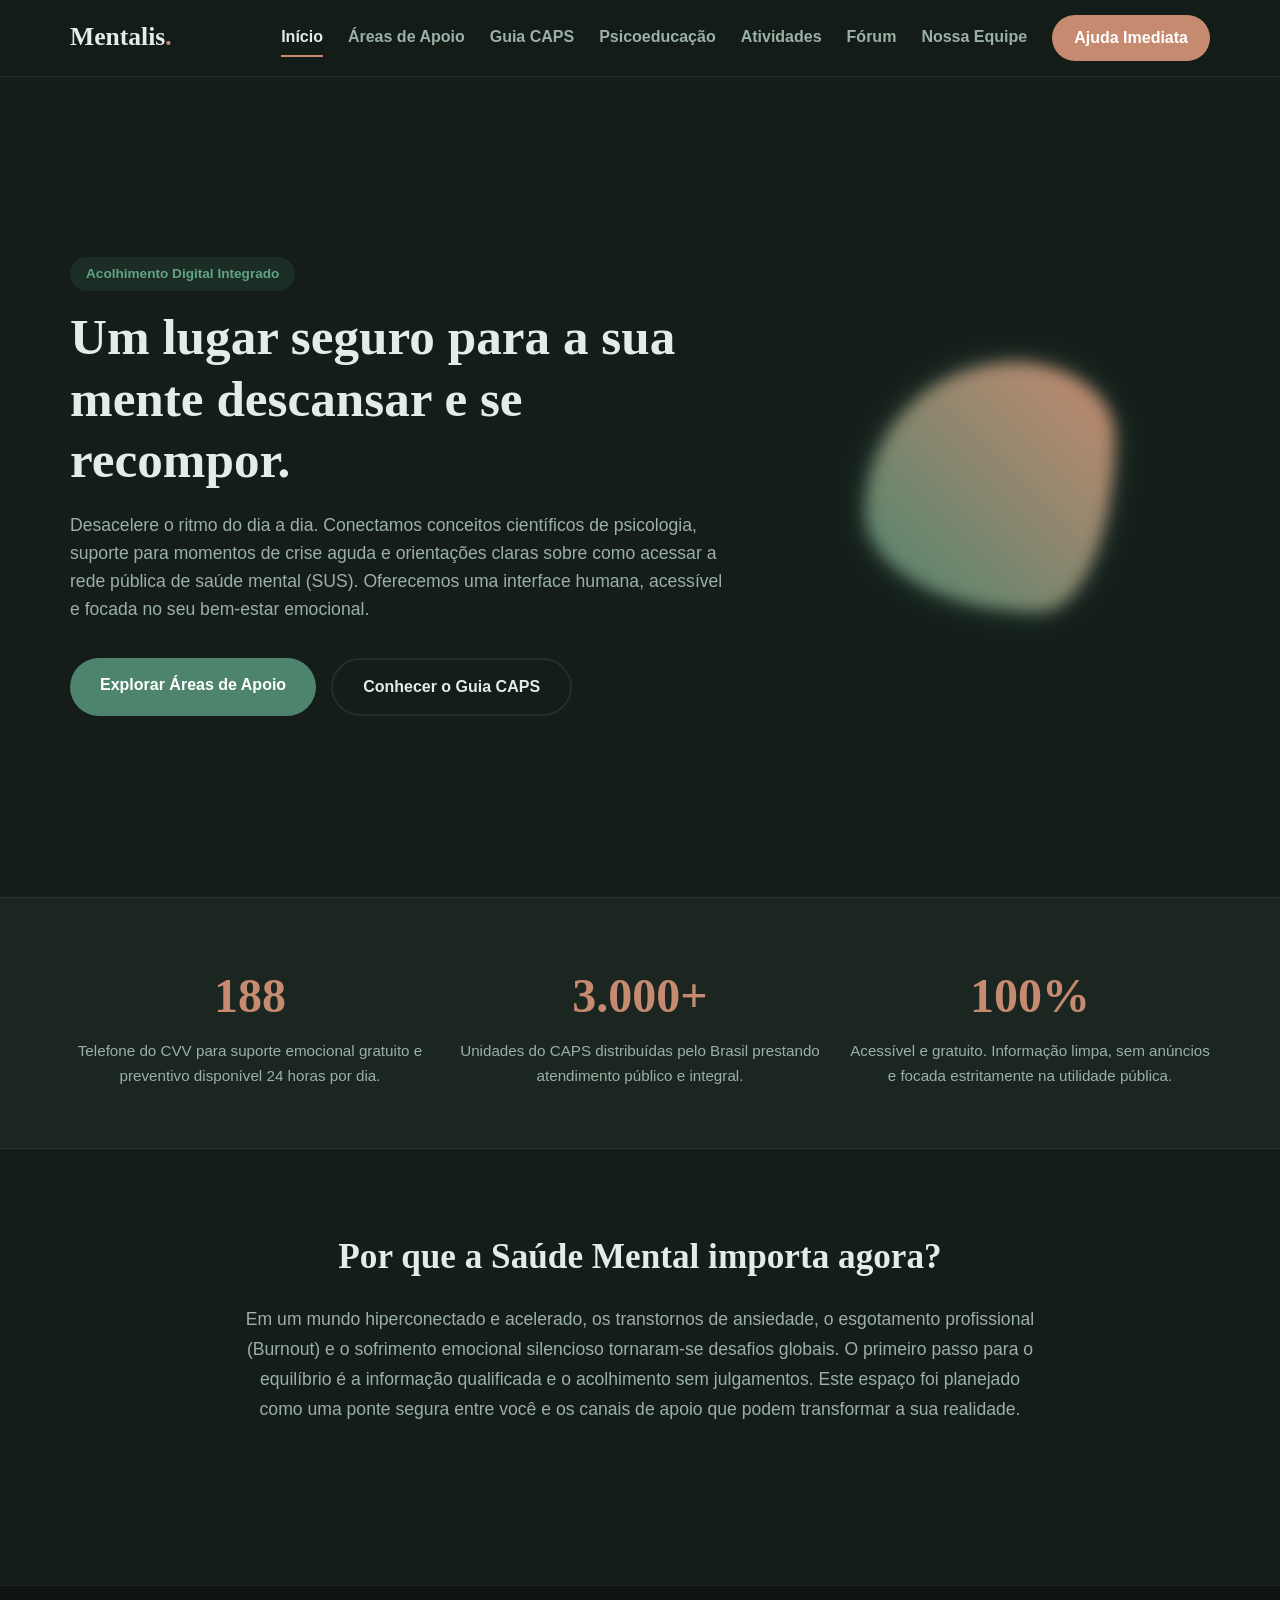
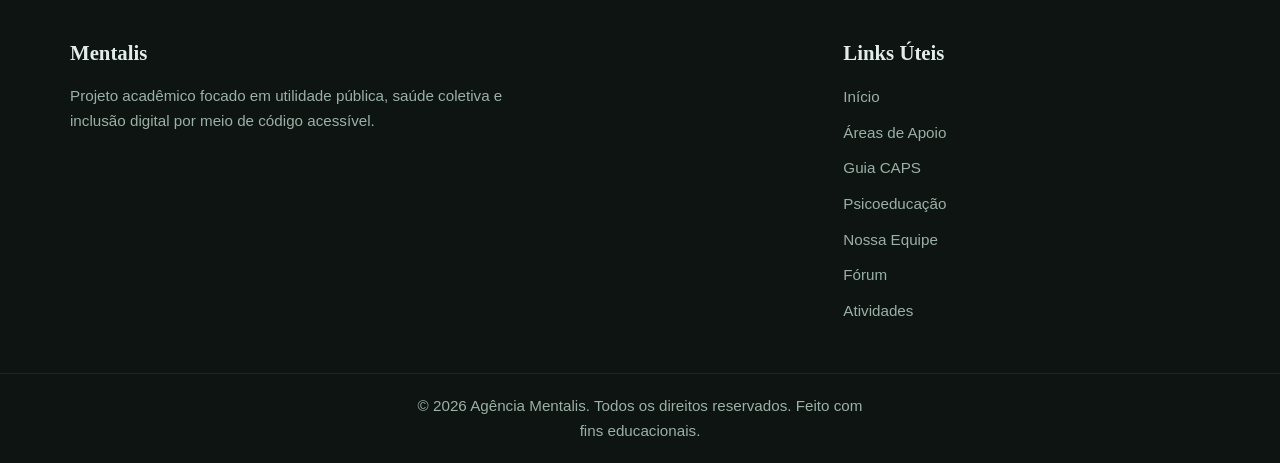
<file: index.html>
<!DOCTYPE html>
<html lang="pt-BR">
<head>
    <meta charset="UTF-8">
    <meta name="viewport" content="width=device-width, initial-scale=1.0">
    <title>Mentalis | Saúde Mental e Bem-Estar</title>
    <link rel="stylesheet" href="assets/css/style.css">
</head>
<body>

    <a href="#conteudo-principal" class="skip-link">Pular para o conteúdo principal</a>


    <header class="main-header">
        <div class="container header-flex">
            <a href="index.html" class="logo">Mentalis<span>.</span></a>
            
            
            <input type="checkbox" id="menu-controle" class="menu-checkbox">
            <label for="menu-controle" class="menu-toggle" aria-label="Abrir Menu">☰</label>

          

            <nav class="main-nav" aria-label="Navegação Principal">
                <a href="index.html" class="nav-link active">Início</a>
                <a href="servicos.html" class="nav-link">Áreas de Apoio</a>
                <a href="caps.html" class="nav-link">Guia CAPS</a>
                <a href="psicoeducacao.html" class="nav-link">Psicoeducação</a>
                <a href="atividades.html" class="nav-link">Atividades</a>
                <a href="forum.html" class="nav-link">Fórum</a>
                <a href="sobre.html" class="nav-link">Nossa Equipe</a>
                <a href="emergencia.html" class="btn-nav">Ajuda Imediata</a>
            </nav>
        </div>
    </header>

    
    <main id="conteudo-principal">
        <section class="hero-section">
            <div class="container hero-grid">
                <div class="hero-text">
                    <span class="badge">Acolhimento Digital Integrado</span>
                    <h1>Um lugar seguro para a sua mente descansar e se recompor.</h1>
                    <p>Desacelere o ritmo do dia a dia. Conectamos conceitos científicos de psicologia, suporte para momentos de crise aguda e orientações claras sobre como acessar a rede pública de saúde mental (SUS). Oferecemos uma interface humana, acessível e focada no seu bem-estar emocional.</p>
                    <div class="hero-actions">
                        <a href="servicos.html" class="btn btn-primary">Explorar Áreas de Apoio</a>
                        <a href="caps.html" class="btn btn-secondary">Conhecer o Guia CAPS</a>
                    </div>
                </div>
                <div class="hero-visual">
                    <div class="orbe-viva"></div>
                </div>
            </div>
        </section>

        <section class="stats-section">
            <div class="container stats-grid">
                <div class="stat-card">
                    <h2>188</h2>
                    <p>Telefone do CVV para suporte emocional gratuito e preventivo disponível 24 horas por dia.</p>
                </div>
                <div class="stat-card">
                    <h2>3.000+</h2>
                    <p>Unidades do CAPS distribuídas pelo Brasil prestando atendimento público e integral.</p>
                </div>
                <div class="stat-card">
                    <h2>100%</h2>
                    <p>Acessível e gratuito. Informação limpa, sem anúncios e focada estritamente na utilidade pública.</p>
                </div>
            </div>
        </section>

        <section class="highlights-section">
            <div class="container text-block-center">
                <h2>Por que a Saúde Mental importa agora?</h2>
                <p>Em um mundo hiperconectado e acelerado, os transtornos de ansiedade, o esgotamento profissional (Burnout) e o sofrimento emocional silencioso tornaram-se desafios globais. O primeiro passo para o equilíbrio é a informação qualificada e o acolhimento sem julgamentos. Este espaço foi planejado como uma ponte segura entre você e os canais de apoio que podem transformar a sua realidade.</p>
            </div>
        </section>
    </main>

    
    <footer class="main-footer">
        <div class="container footer-grid">
            <div>
                <h3>Mentalis</h3>
                <p>Projeto acadêmico focado em utilidade pública, saúde coletiva e inclusão digital por meio de código acessível.</p>
            </div>
            <div>
                <h3>Links Úteis</h3>
                <nav aria-label="Links do Rodapé">
                    <ul class="footer-links">
                        <li><a href="index.html">Início</a></li>
                        <li><a href="servicos.html">Áreas de Apoio</a></li>
                        <li><a href="caps.html">Guia CAPS</a></li>
                        <li><a href="psicoeducacao.html">Psicoeducação</a></li>
                        <li><a href="sobre.html">Nossa Equipe</a></li>
                        <li><a href="forum.html">Fórum</a></li>
                        <li><a href="atividades.html">Atividades</a></li>
                    </ul>
                </nav>
            </div>
        </div>
        <div class="footer-bottom">
            <p>&copy; 2026 Agência Mentalis. Todos os direitos reservados. Feito com fins educacionais.</p>
        </div>
    </footer>

    <div class="page-glow"></div>
 
    <script src="assets/js/main.js"></script>
</body>
</html>
</file>
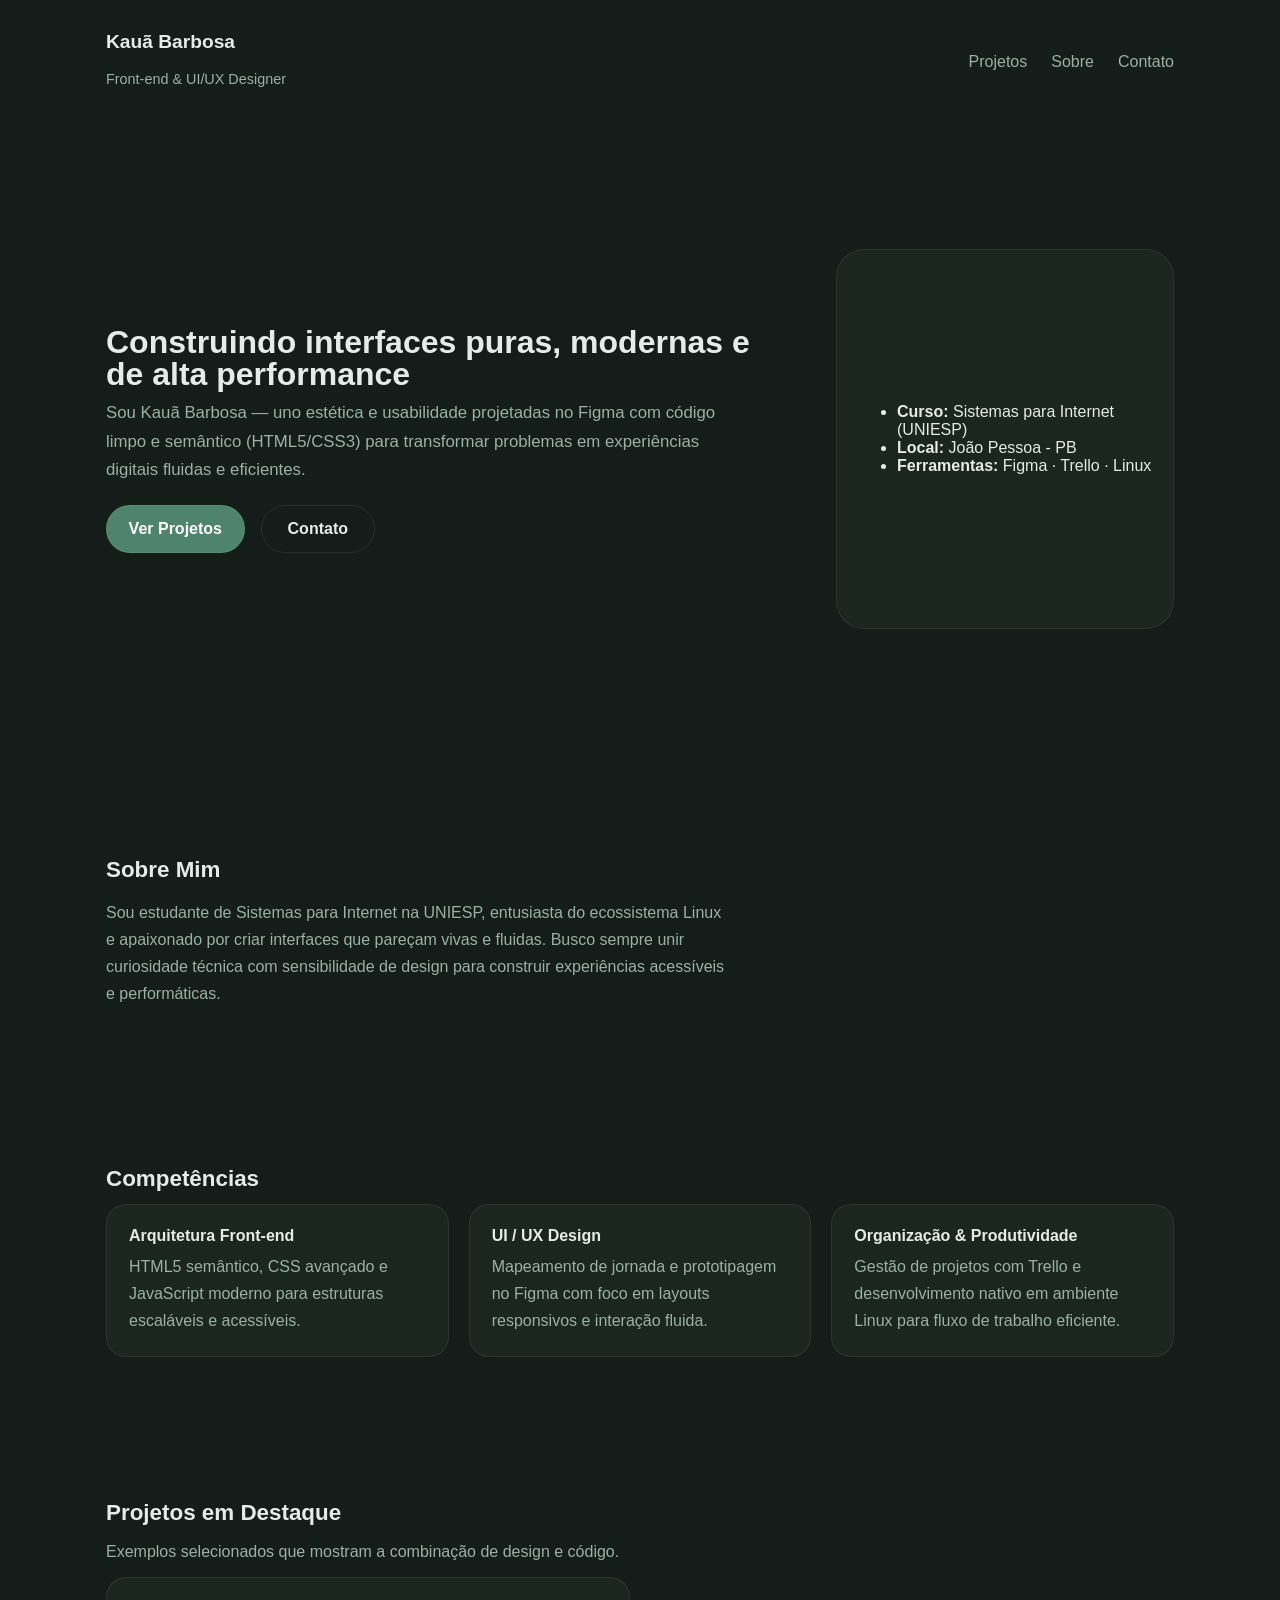
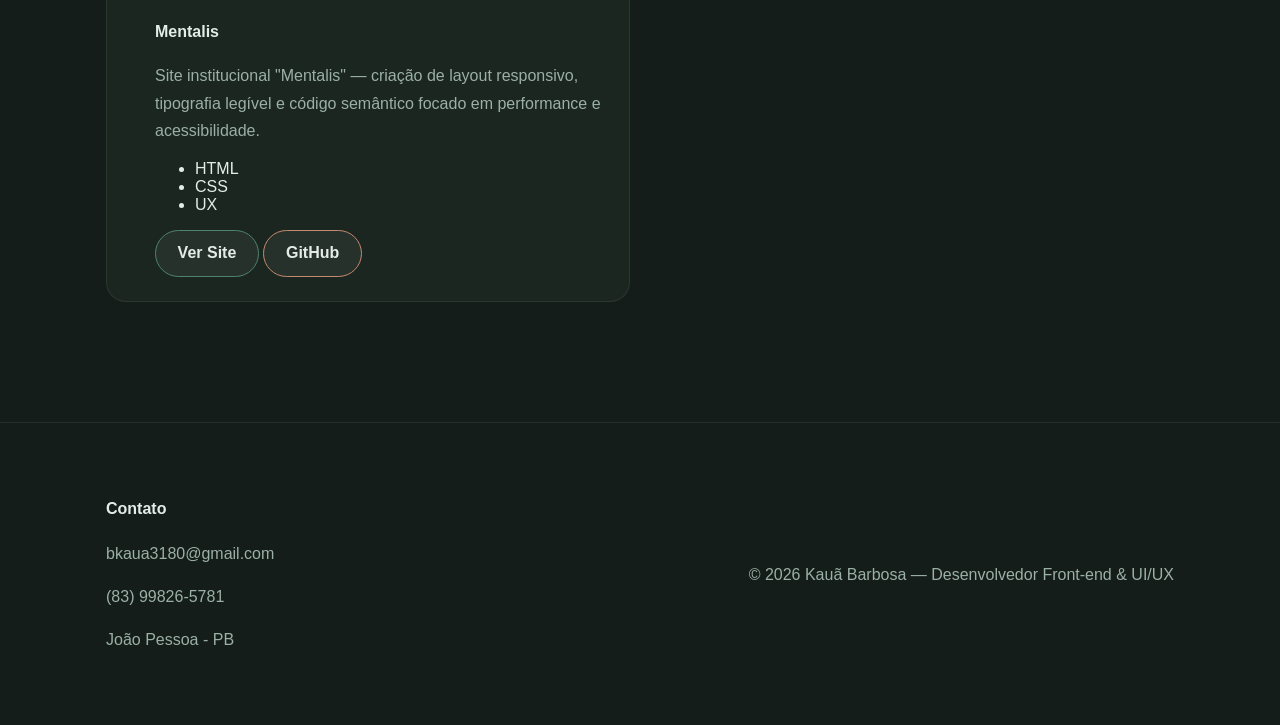
<file: porti_kaua/index.html>
<!doctype html>
<html lang="pt-BR">
<head>
	<meta charset="utf-8">
	<meta name="viewport" content="width=device-width,initial-scale=1">
	<title>Kauã Barbosa — Front-end & UI/UX</title>
	<meta name="description" content="Portfólio de Kauã Barbosa — Front-end Web Development & UI/UX Design. Código limpo, semântico e interfaces de alta performance.">
	<link rel="stylesheet" href="style4.css">
</head>
<body>
	<a class="skip-link" href="#main">Pular para o conteúdo</a>

	<header class="site-header">
		<div class="container header-inner">
			<div class="brand">
				<h1 class="logo">Kauã Barbosa</h1>
				<p class="tag">Front-end & UI/UX Designer</p>
			</div>
			<nav class="main-nav" aria-label="Navegação principal">
				<ul>
					<li><a href="#projects">Projetos</a></li>
					<li><a href="#about">Sobre</a></li>
					<li><a href="#contact">Contato</a></li>
				</ul>
			</nav>
		</div>
	</header>

	<main id="main">
		<section class="hero">
			<div class="container hero-inner">
				<div class="hero-copy">
					<h2 class="eyebrow">Construindo interfaces puras, modernas e de alta performance</h2>
					<p class="lead">Sou Kauã Barbosa — uno estética e usabilidade projetadas no Figma com código limpo e semântico (HTML5/CSS3) para transformar problemas em experiências digitais fluidas e eficientes.</p>
					<div class="hero-ctas">
							<a class="btn primary action-btn" href="#projects" data-action="hero-projects">Ver Projetos</a>
						<a class="btn ghost" href="#contact">Contato</a>
					</div>
				</div>
				<aside class="hero-card" aria-hidden="true">
					<ul>
						<li><strong>Curso:</strong> Sistemas para Internet (UNIESP)</li>
						<li><strong>Local:</strong> João Pessoa - PB</li>
						<li><strong>Ferramentas:</strong> Figma · Trello · Linux</li>
					</ul>
				</aside>
			</div>
		</section>

		<section id="about" class="about">
			<div class="container">
				<h3 class="section-title">Sobre Mim</h3>
				<p class="about-text">Sou estudante de Sistemas para Internet na UNIESP, entusiasta do ecossistema Linux e apaixonado por criar interfaces que pareçam vivas e fluidas. Busco sempre unir curiosidade técnica com sensibilidade de design para construir experiências acessíveis e performáticas.</p>
			</div>
		</section>

		<section class="skills">
			<div class="container">
				<h3 class="section-title">Competências</h3>
				<div class="skills-grid">
					<article class="skill-card">
						<h4>Arquitetura Front-end</h4>
						<p>HTML5 semântico, CSS avançado e JavaScript moderno para estruturas escaláveis e acessíveis.</p>
					</article>
					<article class="skill-card">
						<h4>UI / UX Design</h4>
						<p>Mapeamento de jornada e prototipagem no Figma com foco em layouts responsivos e interação fluida.</p>
					</article>
					<article class="skill-card">
						<h4>Organização & Produtividade</h4>
						<p>Gestão de projetos com Trello e desenvolvimento nativo em ambiente Linux para fluxo de trabalho eficiente.</p>
					</article>
				</div>
			</div>
		</section>

		<section id="projects" class="projects">
			<div class="container">
				<h3 class="section-title">Projetos em Destaque</h3>
				<p class="muted">Exemplos selecionados que mostram a combinação de design e código.</p>
				<div class="projects-grid">
					<article class="project-card">
						<div class="project-media" aria-hidden="true"></div>
						<div class="project-body">
							<h4 class="project-title">Mentalis</h4>
							<p class="project-desc">Site institucional "Mentalis" — criação de layout responsivo, tipografia legível e código semântico focado em performance e acessibilidade.</p>
							<div class="project-meta">
								<ul class="tags"><li>HTML</li><li>CSS</li><li>UX</li></ul>
								<div class="project-actions">
								<a class="link action-btn" href="../index.html" target="_blank" rel="noopener" data-action="view-project">Ver Site</a>
								<a class="link action-btn" href="https://github.com/Kauavv" target="_blank" rel="noopener" data-action="github">GitHub</a>
								</div>
							</div>
						</div>
					</article>
				</div>
			</div>
		</section>
	</main>

	<footer id="contact" class="site-footer">
		<div class="container footer-inner">
			<div class="contact-info">
				<h4>Contato</h4>
				<p><a href="mailto:bkaua3180@gmail.com">bkaua3180@gmail.com</a></p>
				<p><a href="tel:+5583998265781">(83) 99826-5781</a></p>
				<p>João Pessoa - PB</p>
			</div>
			<div class="footer-meta">
				<p>© <span id="year">2026</span> Kauã Barbosa — Desenvolvedor Front-end & UI/UX</p>
			</div>
		</div>
	</footer>

	<script>
		// Atualiza o ano no footer dinamicamente
		document.getElementById('year').textContent = new Date().getFullYear();

		const actionButtons = document.querySelectorAll('.action-btn');
		actionButtons.forEach(button => {
			button.addEventListener('click', () => {
				button.classList.add('clicked');
				setTimeout(() => button.classList.remove('clicked'), 180);
			});
		});
	</script>
</body>
</html>
</file>
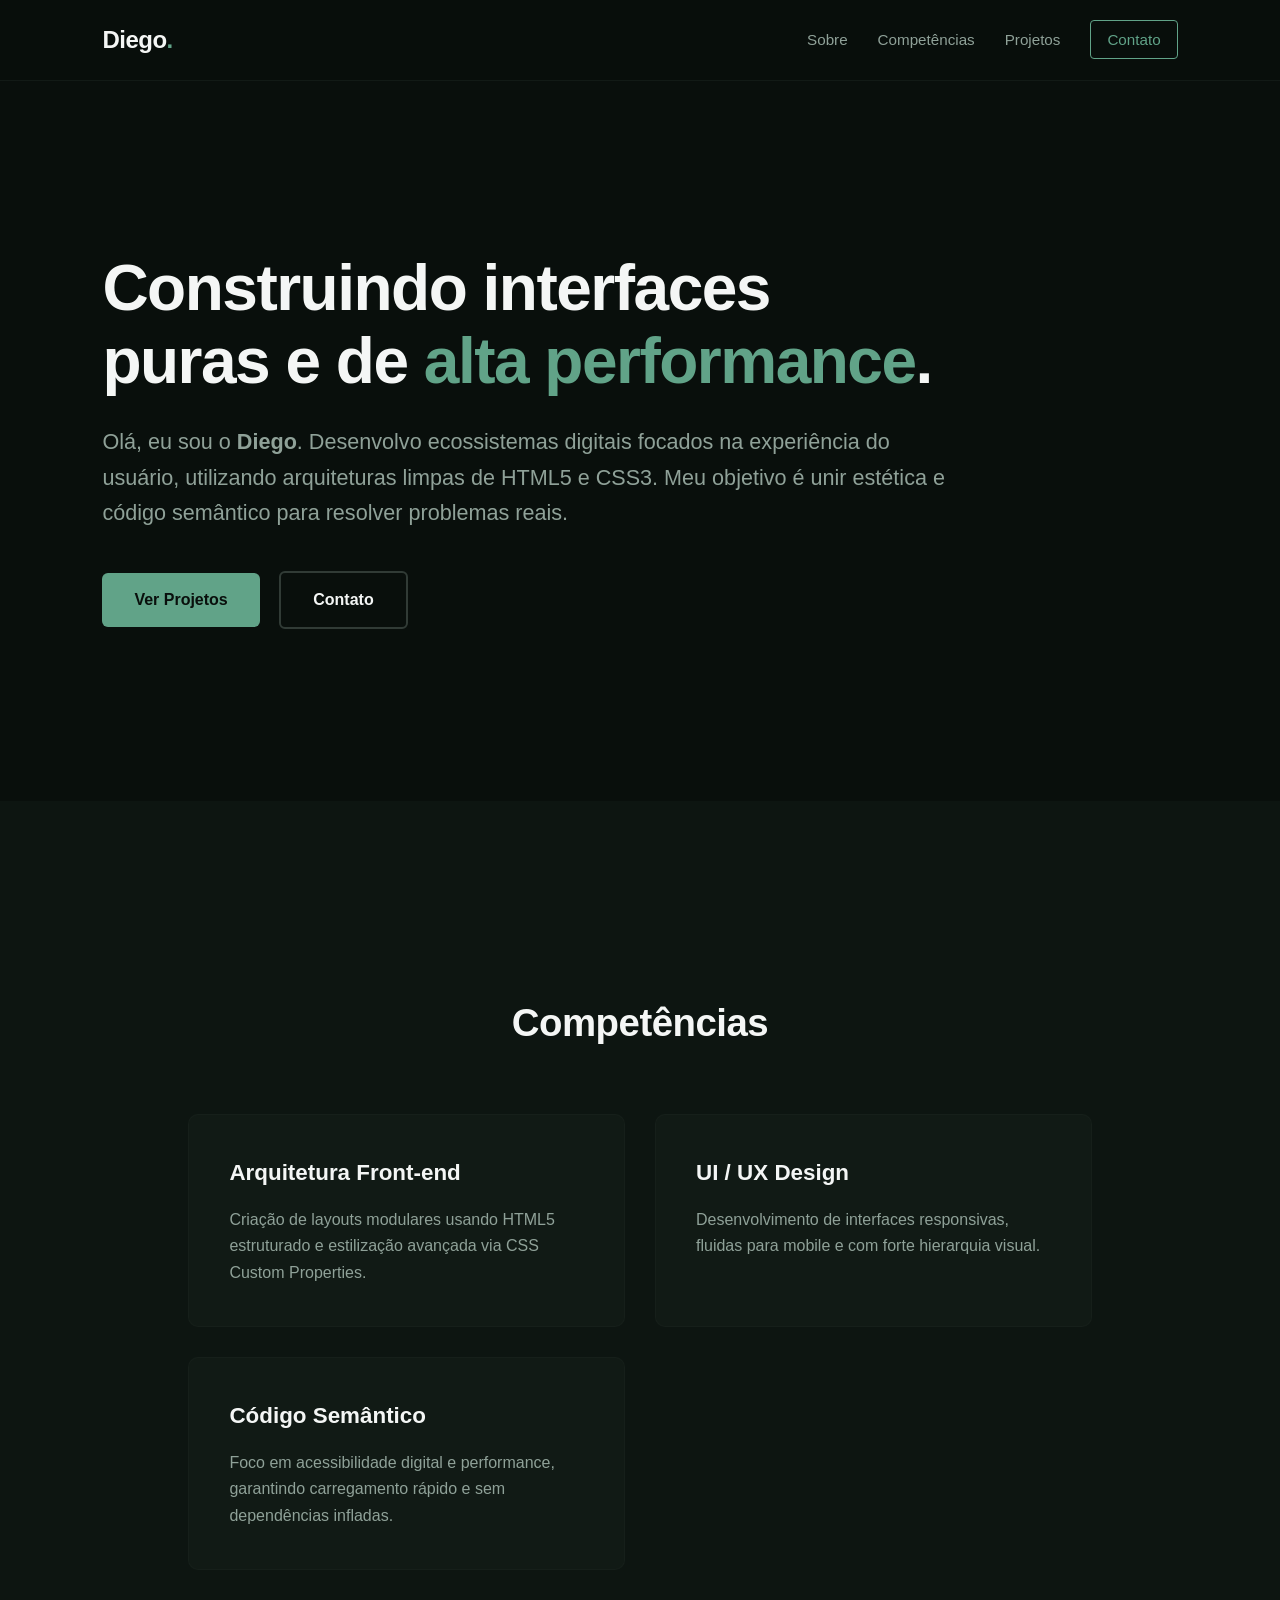
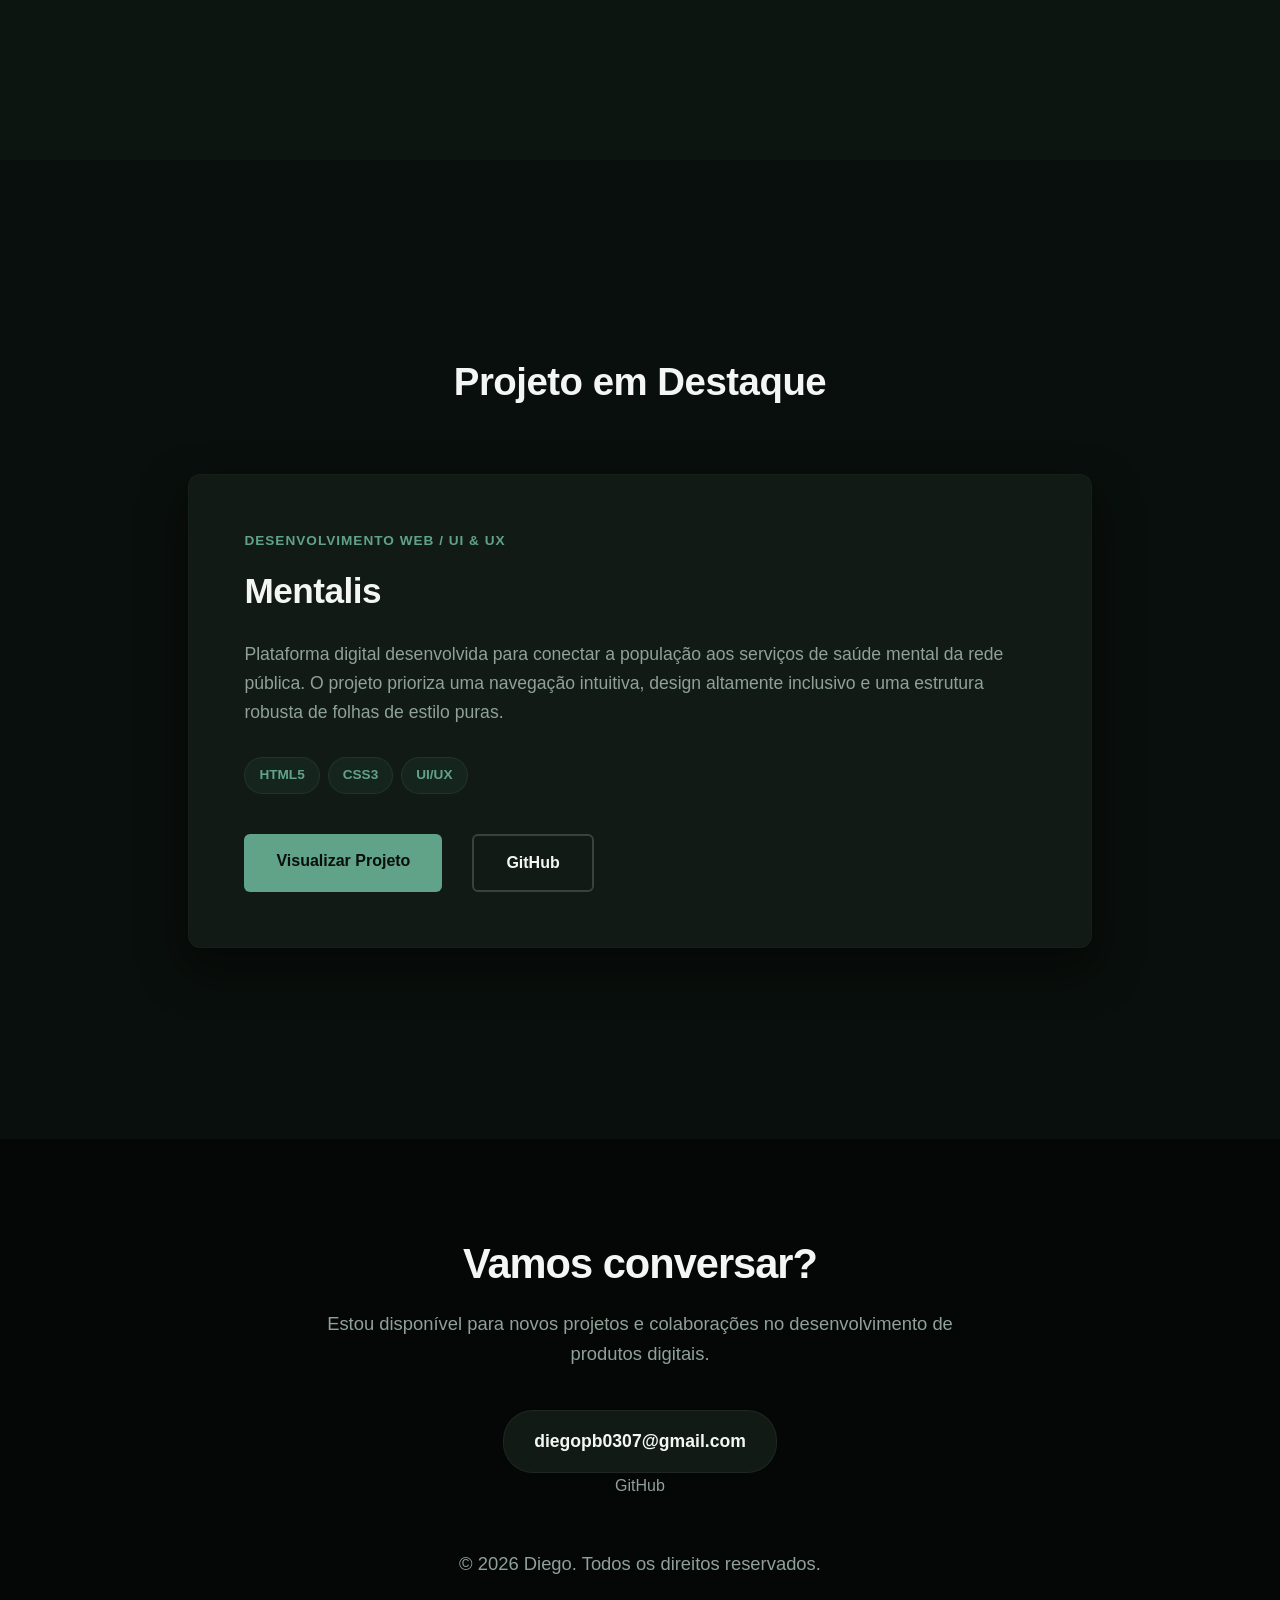
<file: portfolios/porti_diego/index.html>
<!DOCTYPE html>
<html lang="pt-BR">
<head>
    <meta charset="UTF-8">
    <meta name="viewport" content="width=device-width, initial-scale=1.0">
    <title>Diego | Front-end Developer</title>
    <link rel="stylesheet" href="style2.css">
</head>
<body>

    <header class="navbar">
        <div class="logo">Diego<span class="dot">.</span></div>
        <nav>
            <a href="#sobre">Sobre</a>
            <a href="#habilidades">Competências</a>
            <a href="#projetos">Projetos</a>
            <a href="#contato" class="nav-btn">Contato</a>
        </nav>
    </header>

    <main>
        
        <!-- Sobre Mim -->
        <section id="sobre" class="hero">
            <div class="hero-content">
                <h1>Construindo interfaces puras e de <span class="highlight">alta performance</span>.</h1>
                <p>Olá, eu sou o <strong>Diego</strong>. Desenvolvo ecossistemas digitais focados na experiência do usuário, utilizando arquiteturas limpas de HTML5 e CSS3. Meu objetivo é unir estética e código semântico para resolver problemas reais.</p>
                <div class="hero-actions">
                    <a href="#projetos" class="btn-primary">Ver Projetos</a>
                    <a href="#contato" class="btn-secondary">Contato</a>
                </div>
            </div>
        </section>

        <!-- Competências Diretas -->
        <section id="habilidades" class="skills-section alt-bg">
            <div class="container">
                <div class="section-title">
                    <h2>Competências</h2>
                </div>
                <div class="skills-grid">
                    <div class="skill-card">
                        <h3>Arquitetura Front-end</h3>
                        <p>Criação de layouts modulares usando HTML5 estruturado e estilização avançada via CSS Custom Properties.</p>
                    </div>
                    <div class="skill-card">
                        <h3>UI / UX Design</h3>
                        <p>Desenvolvimento de interfaces responsivas, fluidas para mobile e com forte hierarquia visual.</p>
                    </div>
                    <div class="skill-card">
                        <h3>Código Semântico</h3>
                        <p>Foco em acessibilidade digital e performance, garantindo carregamento rápido e sem dependências infladas.</p>
                    </div>
                </div>
            </div>
        </section>

        <!-- Projeto em Destaque -->
        <section id="projetos" class="featured-project">
            <div class="container">
                <div class="section-title">
                    <h2>Projeto em Destaque</h2>
                </div>

                <div class="project-container">
                    <div class="project-info">
                        <span class="project-category">Desenvolvimento Web / UI & UX</span>
                        <h3>Mentalis</h3>
                        <p class="project-description">
                            Plataforma digital desenvolvida para conectar a população aos serviços de saúde mental da rede pública. O projeto prioriza uma navegação intuitiva, design altamente inclusivo e uma estrutura robusta de folhas de estilo puras.
                        </p>
                        
                        <div class="tech-tags">
                            <span>HTML5</span>
                            <span>CSS3</span>
                            <span>UI/UX</span>
                        </div>

                        <div class="project-buttons">
                            <a href="../../index.html" class="btn-primary" target="_blank">Visualizar Projeto</a>
                            <a href="https://github.com/konatinho/Projeto_Angelo" class="btn-secondary" target="_blank">GitHub</a>
                        </div>
                    </div>
                </div>
            </div>
        </section>
    </main>

    <!-- Rodapé simplificado -->
    <footer id="contato" class="contact">
        <div class="contact-container">
            <h2>Vamos conversar?</h2>
            <p>Estou disponível para novos projetos e colaborações no desenvolvimento de produtos digitais.</p>
            
            <a href="mailto:diegopb0307@gmail.com" class="contact-btn">diegopb0307@gmail.com</a>

            <div class="social-links">
                <a href="https://github.com/konatinho" target="_blank">GitHub</a>
            </div>
            
            <p class="credits">&copy; 2026 Diego. Todos os direitos reservados.</p>
        </div>
    </footer>

</body>
</html>
</file>
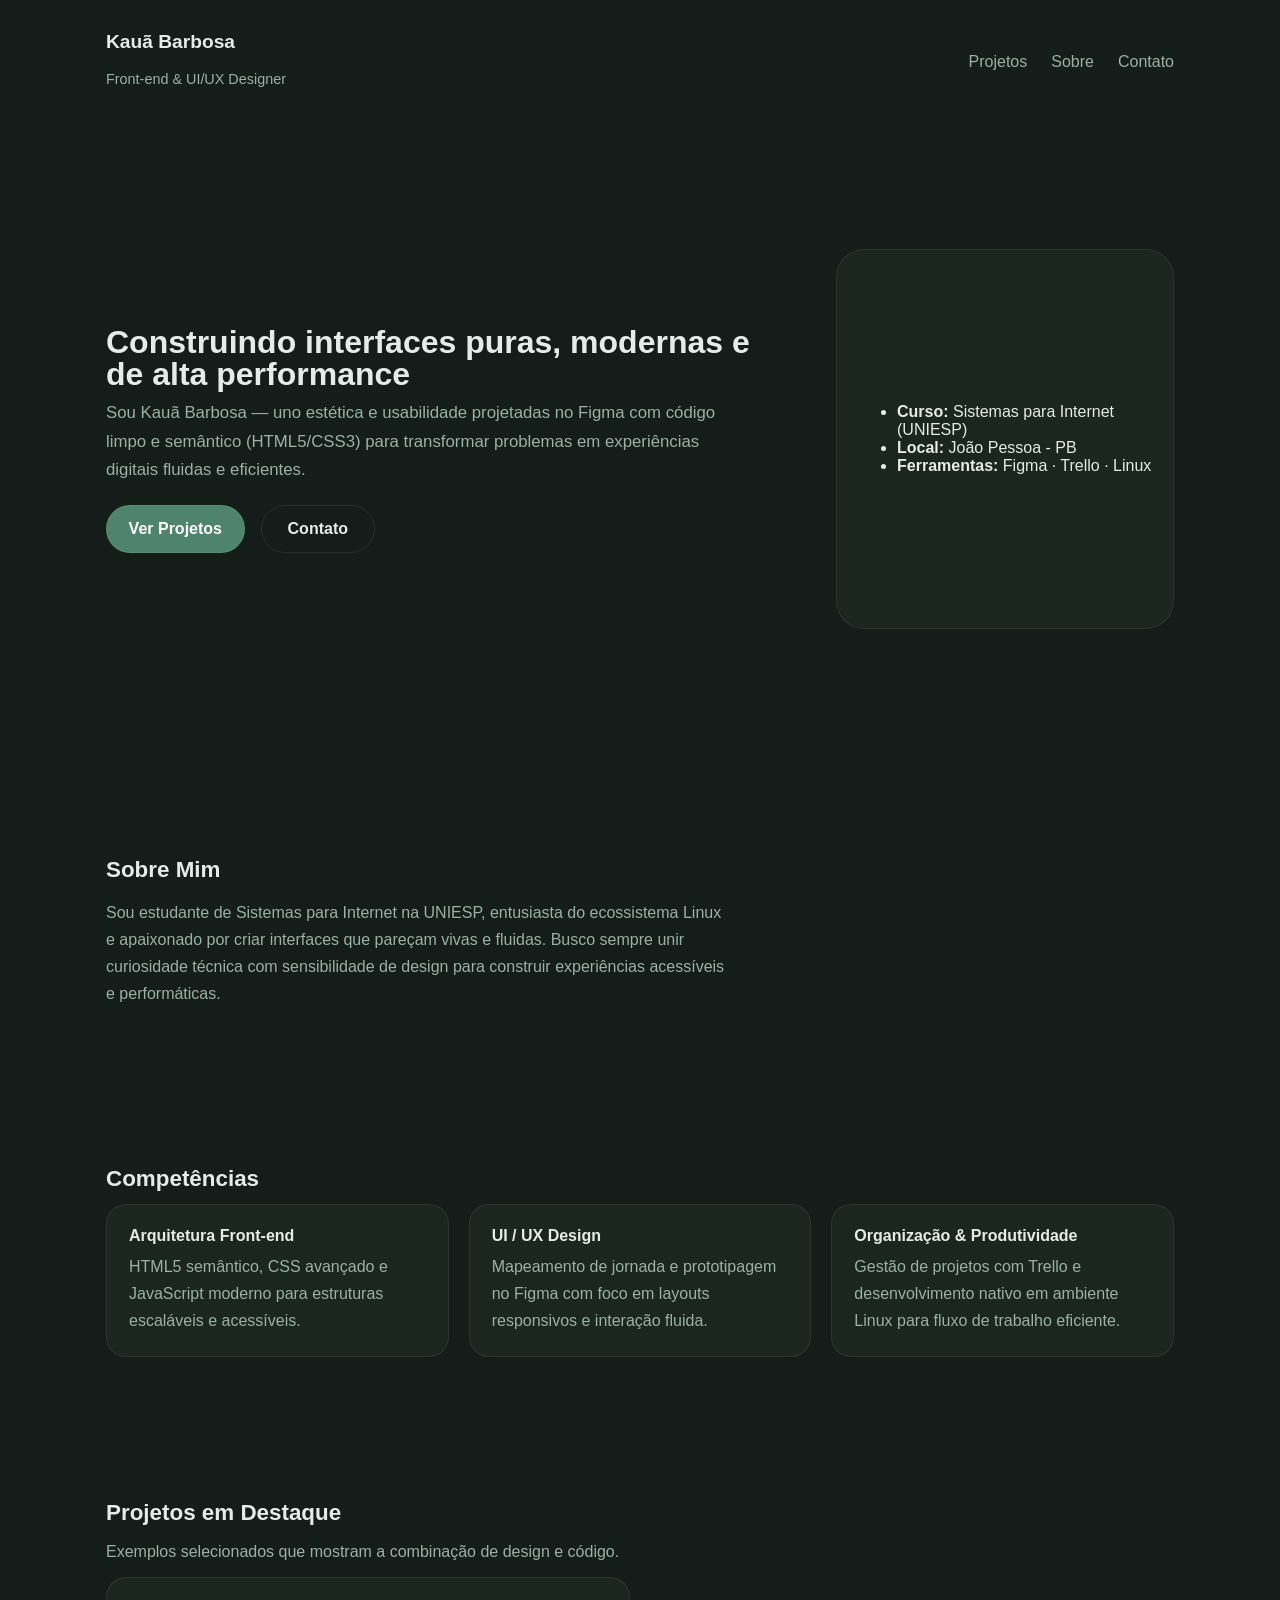
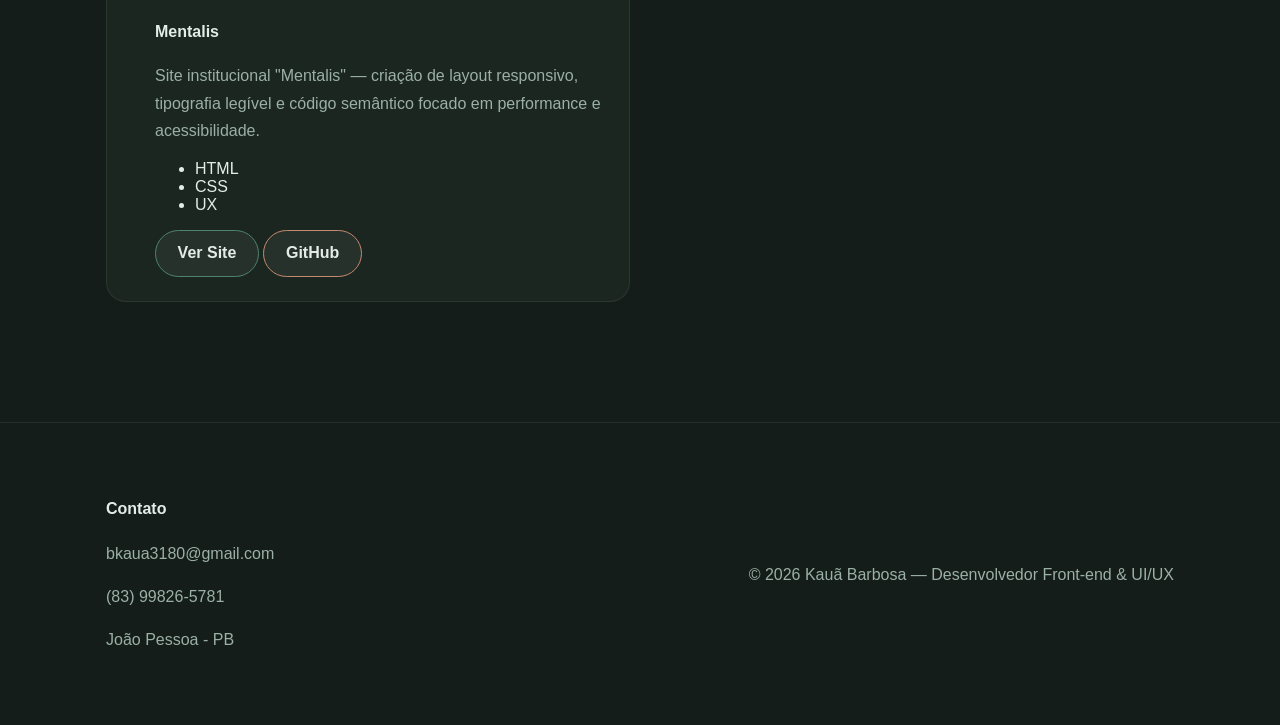
<file: portfolios/porti_kaua/index.html>
<!doctype html>
<html lang="pt-BR">
<head>
	<meta charset="utf-8">
	<meta name="viewport" content="width=device-width,initial-scale=1">
	<title>Kauã Barbosa — Front-end & UI/UX</title>
	<meta name="description" content="Portfólio de Kauã Barbosa — Front-end Web Development & UI/UX Design. Código limpo, semântico e interfaces de alta performance.">
	<link rel="stylesheet" href="style4.css">
</head>
<body>
	<a class="skip-link" href="#main">Pular para o conteúdo</a>

	<header class="site-header">
		<div class="container header-inner">
			<div class="brand">
				<h1 class="logo">Kauã Barbosa</h1>
				<p class="tag">Front-end & UI/UX Designer</p>
			</div>
			<nav class="main-nav" aria-label="Navegação principal">
				<ul>
					<li><a href="#projects">Projetos</a></li>
					<li><a href="#about">Sobre</a></li>
					<li><a href="#contact">Contato</a></li>
				</ul>
			</nav>
		</div>
	</header>

	<main id="main">
		<section class="hero">
			<div class="container hero-inner">
				<div class="hero-copy">
					<h2 class="eyebrow">Construindo interfaces puras, modernas e de alta performance</h2>
					<p class="lead">Sou Kauã Barbosa — uno estética e usabilidade projetadas no Figma com código limpo e semântico (HTML5/CSS3) para transformar problemas em experiências digitais fluidas e eficientes.</p>
					<div class="hero-ctas">
							<a class="btn primary action-btn" href="#projects" data-action="hero-projects">Ver Projetos</a>
						<a class="btn ghost" href="#contact">Contato</a>
					</div>
				</div>
				<aside class="hero-card" aria-hidden="true">
					<ul>
						<li><strong>Curso:</strong> Sistemas para Internet (UNIESP)</li>
						<li><strong>Local:</strong> João Pessoa - PB</li>
						<li><strong>Ferramentas:</strong> Figma · Trello · Linux</li>
					</ul>
				</aside>
			</div>
		</section>

		<section id="about" class="about">
			<div class="container">
				<h3 class="section-title">Sobre Mim</h3>
				<p class="about-text">Sou estudante de Sistemas para Internet na UNIESP, entusiasta do ecossistema Linux e apaixonado por criar interfaces que pareçam vivas e fluidas. Busco sempre unir curiosidade técnica com sensibilidade de design para construir experiências acessíveis e performáticas.</p>
			</div>
		</section>

		<section class="skills">
			<div class="container">
				<h3 class="section-title">Competências</h3>
				<div class="skills-grid">
					<article class="skill-card">
						<h4>Arquitetura Front-end</h4>
						<p>HTML5 semântico, CSS avançado e JavaScript moderno para estruturas escaláveis e acessíveis.</p>
					</article>
					<article class="skill-card">
						<h4>UI / UX Design</h4>
						<p>Mapeamento de jornada e prototipagem no Figma com foco em layouts responsivos e interação fluida.</p>
					</article>
					<article class="skill-card">
						<h4>Organização & Produtividade</h4>
						<p>Gestão de projetos com Trello e desenvolvimento nativo em ambiente Linux para fluxo de trabalho eficiente.</p>
					</article>
				</div>
			</div>
		</section>

		<section id="projects" class="projects">
			<div class="container">
				<h3 class="section-title">Projetos em Destaque</h3>
				<p class="muted">Exemplos selecionados que mostram a combinação de design e código.</p>
				<div class="projects-grid">
					<article class="project-card">
						<div class="project-media" aria-hidden="true"></div>
						<div class="project-body">
							<h4 class="project-title">Mentalis</h4>
							<p class="project-desc">Site institucional "Mentalis" — criação de layout responsivo, tipografia legível e código semântico focado em performance e acessibilidade.</p>
							<div class="project-meta">
								<ul class="tags"><li>HTML</li><li>CSS</li><li>UX</li></ul>
								<div class="project-actions">
								<a class="link action-btn" href="../../index.html" target="_blank" rel="noopener" data-action="view-project">Ver Site</a>
								<a class="link action-btn" href="https://github.com/Kauavv" target="_blank" rel="noopener" data-action="github">GitHub</a>
								</div>
							</div>
						</div>
					</article>
				</div>
			</div>
		</section>
	</main>

	<footer id="contact" class="site-footer">
		<div class="container footer-inner">
			<div class="contact-info">
				<h4>Contato</h4>
				<p><a href="mailto:bkaua3180@gmail.com">bkaua3180@gmail.com</a></p>
				<p><a href="tel:+5583998265781">(83) 99826-5781</a></p>
				<p>João Pessoa - PB</p>
			</div>
			<div class="footer-meta">
				<p>© <span id="year">2026</span> Kauã Barbosa — Desenvolvedor Front-end & UI/UX</p>
			</div>
		</div>
	</footer>

	<script>
		// Atualiza o ano no footer dinamicamente
		document.getElementById('year').textContent = new Date().getFullYear();

		const actionButtons = document.querySelectorAll('.action-btn');
		actionButtons.forEach(button => {
			button.addEventListener('click', () => {
				button.classList.add('clicked');
				setTimeout(() => button.classList.remove('clicked'), 180);
			});
		});
	</script>
</body>
</html>
</file>
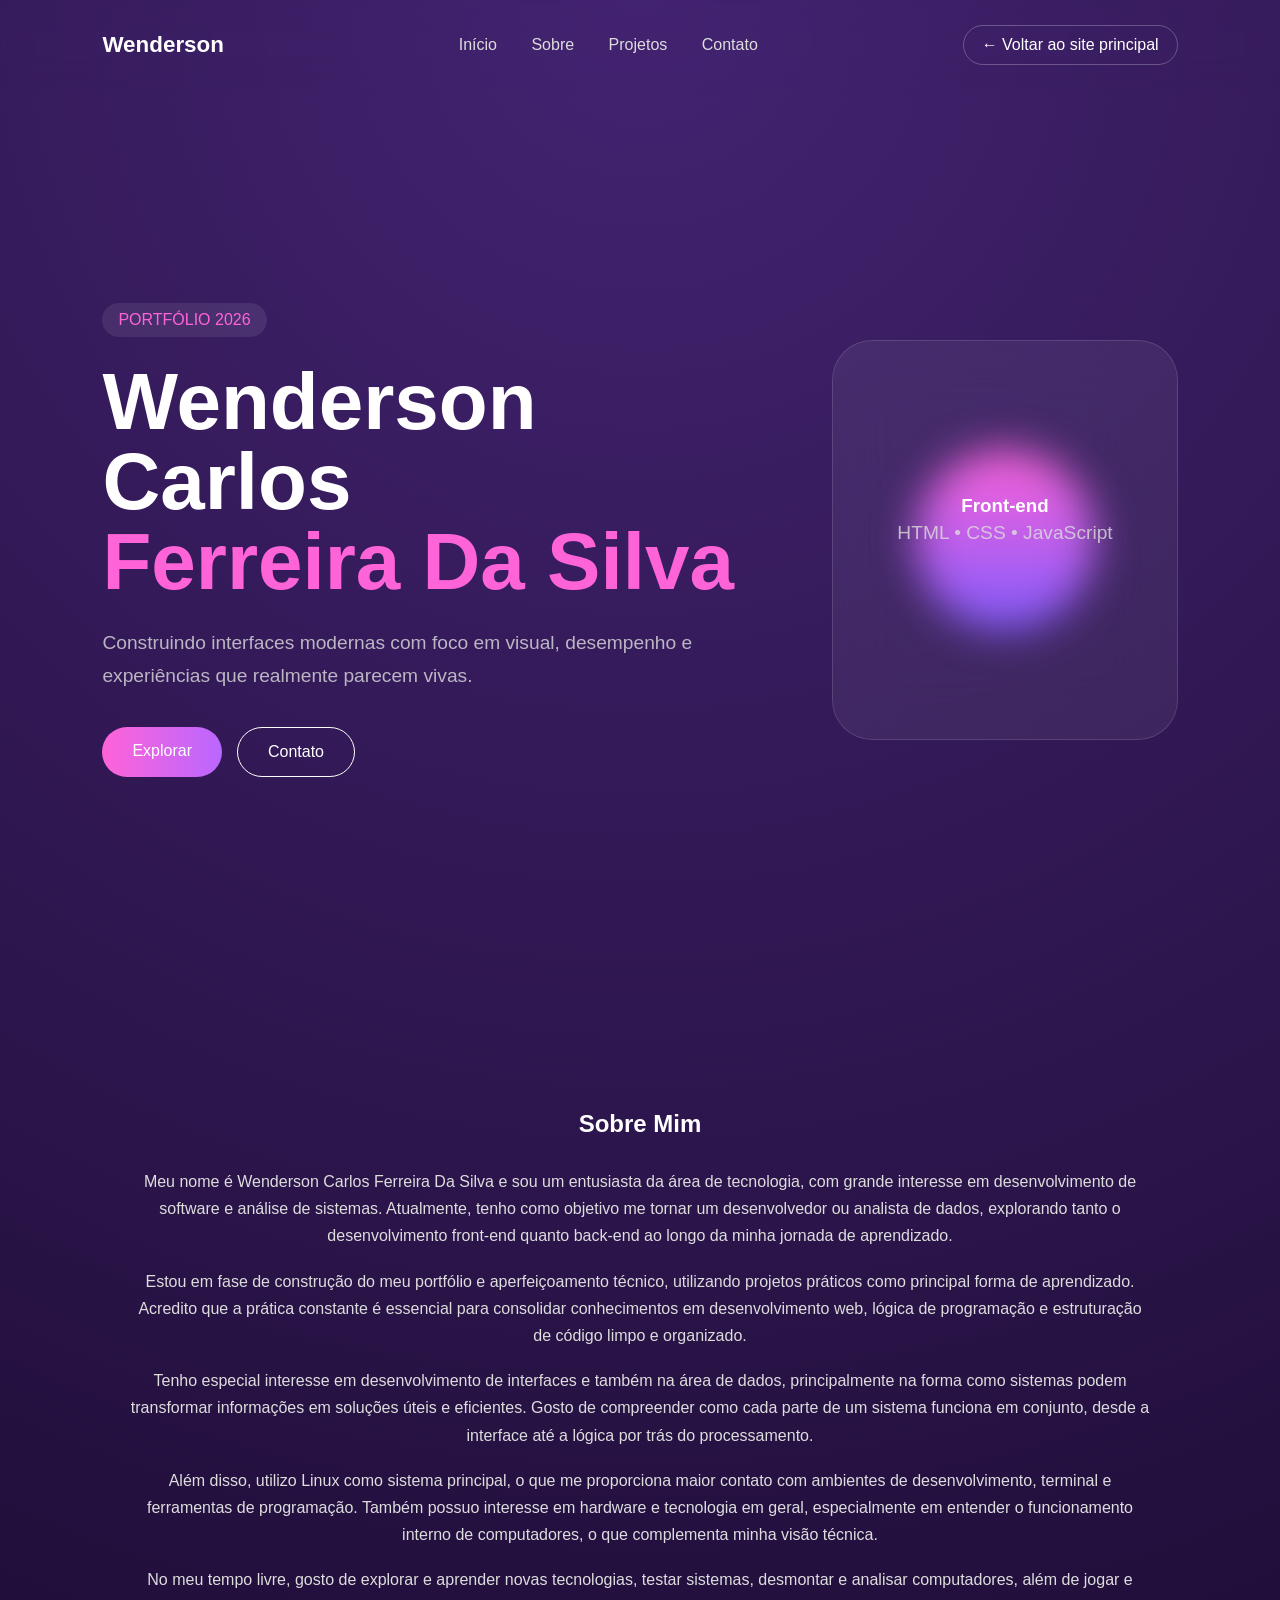
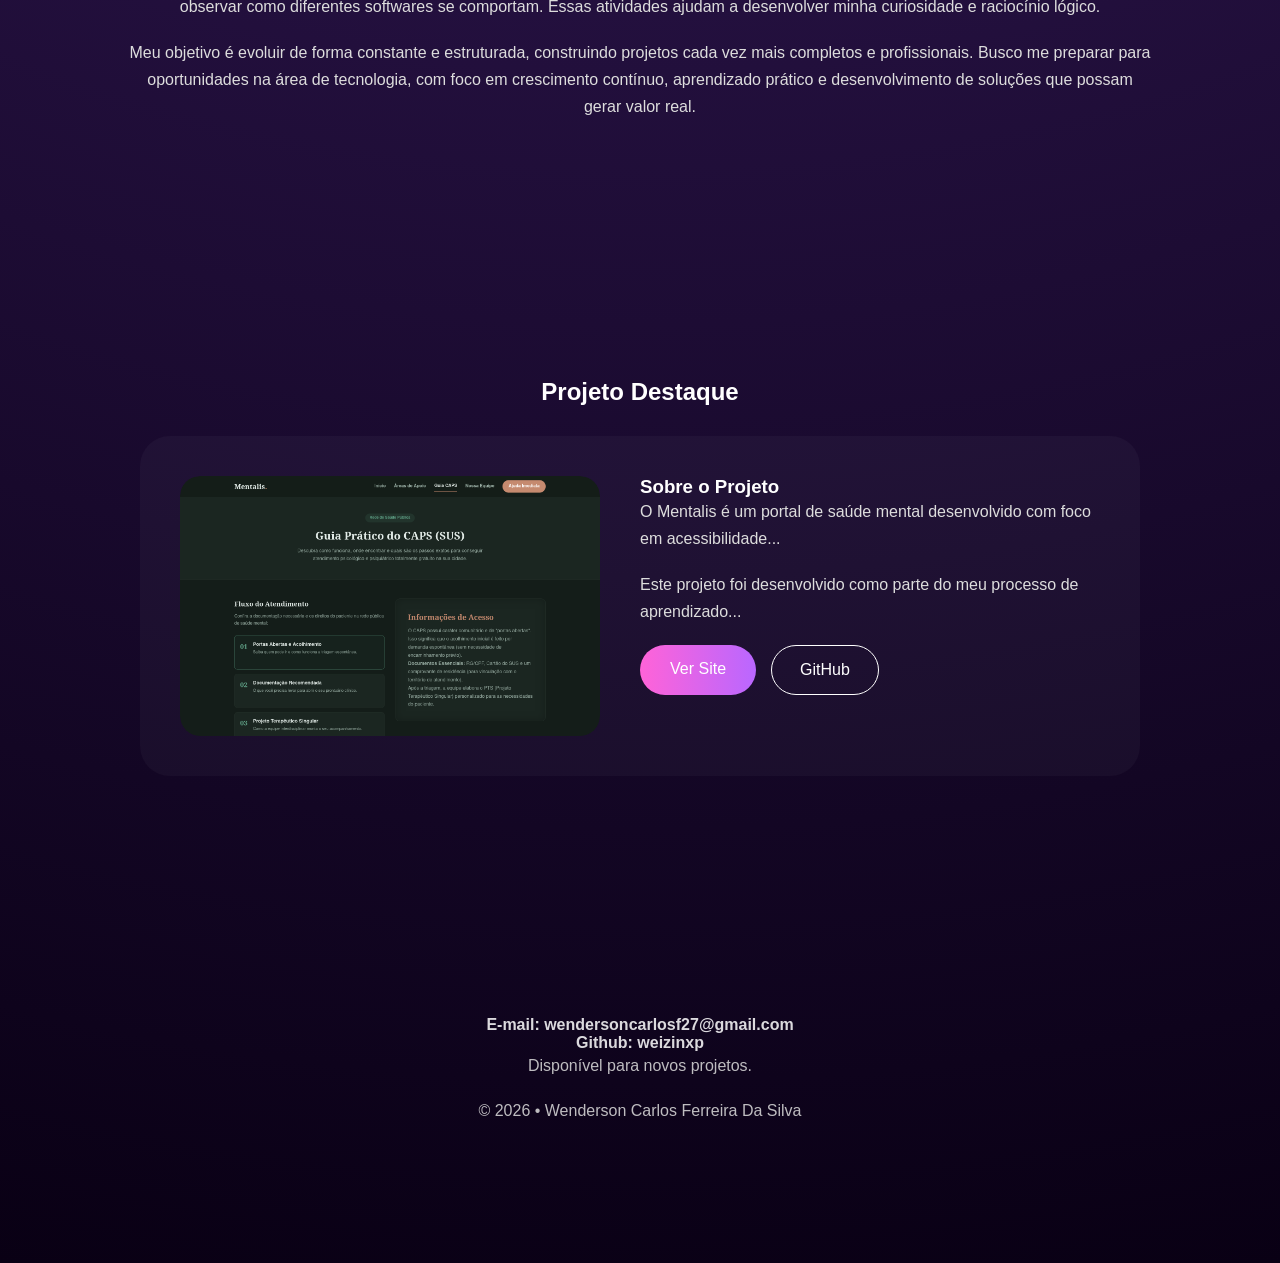
<file: portfolios/porti_wenderson/index.html>
<!DOCTYPE html>
<html lang="pt-BR">
<head>
<meta charset="UTF-8">
<meta name="viewport" content="width=device-width, initial-scale=1.0">
<title>Wenderson | Portfólio</title>
<link rel="stylesheet" href="style3.css">
</head>

<body>

<header class="topbar">

    <div class="logo">Wenderson</div>

    <nav>
        <a href="#inicio">Início</a>
        <a href="#sobre">Sobre</a>
        <a href="#projetos">Projetos</a>
        <a href="#contato">Contato</a>
    </nav>

    <a href="../../index.html" class="back-btn">
        ← Voltar ao site principal
    </a>

</header>

<!-- HERO -->
<section id="inicio" class="hero">

    <div class="hero-left">
        <span class="badge">PORTFÓLIO 2026</span>

        <h1>
            Wenderson Carlos<br>
            <span>Ferreira Da Silva</span>
        </h1>

        <p>
            Construindo interfaces modernas com foco em visual,
            desempenho e experiências que realmente parecem vivas.
        </p>

        <div class="buttons">
            <a href="#projetos" class="main-btn">Explorar</a>
            <a href="#contato" class="ghost-btn">Contato</a>
        </div>
    </div>

    <div class="hero-card">
        <div class="circle"></div>

        <div class="card-content">
            <h3>Front-end</h3>
            <p>HTML • CSS • JavaScript</p>
        </div>
    </div>

</section>

<!-- SOBRE -->
<section id="sobre">

<h2>Sobre Mim</h2>

<p>
Meu nome é Wenderson Carlos Ferreira Da Silva e sou um entusiasta da área de tecnologia, com grande interesse em desenvolvimento de software e análise de sistemas. Atualmente, tenho como objetivo me tornar um desenvolvedor ou analista de dados, explorando tanto o desenvolvimento front-end quanto back-end ao longo da minha jornada de aprendizado.
</p>

<p>
Estou em fase de construção do meu portfólio e aperfeiçoamento técnico, utilizando projetos práticos como principal forma de aprendizado. Acredito que a prática constante é essencial para consolidar conhecimentos em desenvolvimento web, lógica de programação e estruturação de código limpo e organizado.
</p>

<p>
Tenho especial interesse em desenvolvimento de interfaces e também na área de dados, principalmente na forma como sistemas podem transformar informações em soluções úteis e eficientes. Gosto de compreender como cada parte de um sistema funciona em conjunto, desde a interface até a lógica por trás do processamento.
</p>

<p>
Além disso, utilizo Linux como sistema principal, o que me proporciona maior contato com ambientes de desenvolvimento, terminal e ferramentas de programação. Também possuo interesse em hardware e tecnologia em geral, especialmente em entender o funcionamento interno de computadores, o que complementa minha visão técnica.
</p>

<p>
No meu tempo livre, gosto de explorar e aprender novas tecnologias, testar sistemas, desmontar e analisar computadores, além de jogar e observar como diferentes softwares se comportam. Essas atividades ajudam a desenvolver minha curiosidade e raciocínio lógico.
</p>

<p>
Meu objetivo é evoluir de forma constante e estruturada, construindo projetos cada vez mais completos e profissionais. Busco me preparar para oportunidades na área de tecnologia, com foco em crescimento contínuo, aprendizado prático e desenvolvimento de soluções que possam gerar valor real.
</p>

</section>

<!-- PROJETO -->
<section id="projetos">

<h2>Projeto Destaque</h2>

<div class="project">

    <div class="project-preview">
        <img src="assets/img/Guia CAPS Mentalis.png" alt="Preview do projeto">
    </div>

    <div class="project-info">

        <h3>Sobre o Projeto</h3>

        <p>
            O Mentalis é um portal de saúde mental desenvolvido com foco em acessibilidade...
        </p>

        <p>
            Este projeto foi desenvolvido como parte do meu processo de aprendizado...
        </p>

        <div class="project-buttons">

            <a href="../../index.html" class="main-btn" target="_blank">
                Ver Site
            </a>

            <a href="https://github.com/konatinho/Mentalis.git" class="github-btn" target="_blank">
                GitHub
            </a>

        </div>

    </div>

</div>

</section>

<!-- FOOTER -->
<footer id="contato">

    <div class="links">
        <a href="mailto:wendersoncarlosf27@gmail.com" class="email-link">
            E-mail: wendersoncarlosf27@gmail.com
        </a>
        <br>
        <a href="https://github.com/weizinxp" class="email-link" target="_blank">
            Github: weizinxp
        </a>
    </div>

    <p>Disponível para novos projetos.</p>

    <p>© 2026 • Wenderson Carlos Ferreira Da Silva</p>

</footer>

</body>
</html>
</file>
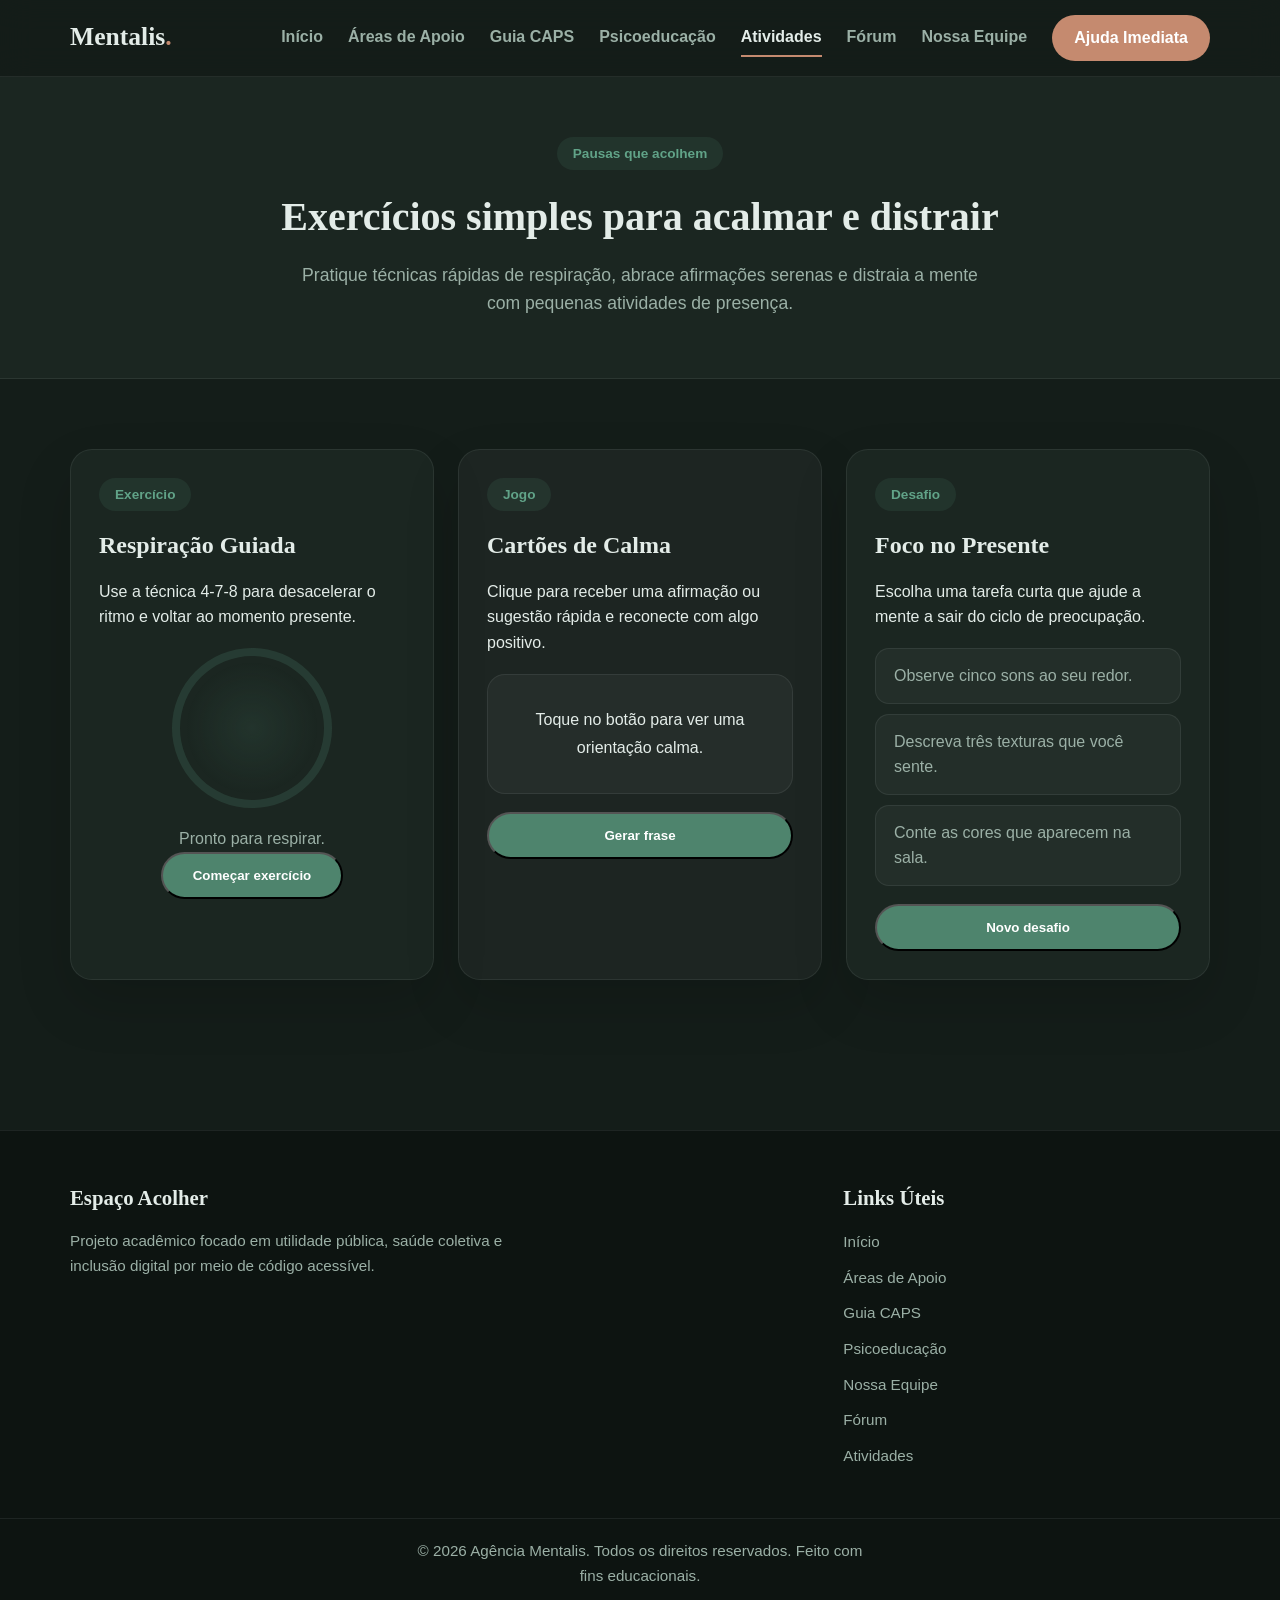
<file: atividades.html>
<!DOCTYPE html>
<html lang="pt-BR">
<head>
    <meta charset="UTF-8">
    <meta name="viewport" content="width=device-width, initial-scale=1.0">
    <title>Atividades Calmantes | Mentalis</title>
    <link rel="stylesheet" href="assets/css/style.css">
</head>
<body>
    <a href="#conteudo-principal" class="skip-link">Pular para o conteúdo principal</a>

    
    <header class="main-header">
        <div class="container header-flex">
            <a href="index.html" class="logo">Mentalis<span>.</span></a>
            <input type="checkbox" id="menu-controle" class="menu-checkbox">
            <label for="menu-controle" class="menu-toggle" aria-label="Abrir Menu">☰</label>
            <nav class="main-nav" aria-label="Navegação Principal">
                <a href="index.html" class="nav-link">Início</a>
                <a href="servicos.html" class="nav-link">Áreas de Apoio</a>
                <a href="caps.html" class="nav-link">Guia CAPS</a>
                <a href="psicoeducacao.html" class="nav-link">Psicoeducação</a>
                <a href="atividades.html" class="nav-link active">Atividades</a>
                <a href="forum.html" class="nav-link">Fórum</a>
                <a href="sobre.html" class="nav-link">Nossa Equipe</a>
                <a href="emergencia.html" class="btn-nav">Ajuda Imediata</a>
            </nav>
        </div>
    </header>


    <main id="conteudo-principal">
        <section class="internal-hero">
            <div class="container">
                <span class="badge">Pausas que acolhem</span>
                <h1>Exercícios simples para acalmar e distrair</h1>
                <p>Pratique técnicas rápidas de respiração, abrace afirmações serenas e distraia a mente com pequenas atividades de presença.</p>
            </div>
        </section>

        <section class="section-padding">
            <div class="container">
                <div class="activity-grid">
                    <article class="activity-card">
                        <div class="card-header">
                            <span class="badge">Exercício</span>
                            <h2>Respiração Guiada</h2>
                        </div>
                        <p>Use a técnica 4-7-8 para desacelerar o ritmo e voltar ao momento presente.</p>
                        <div class="breathing-widget">
                            <div class="breathing-circle" id="breathing-circle"></div>
                            <div class="breathing-info">
                                <p id="breathing-step">Pronto para respirar.</p>
                                <button id="breathing-start" class="btn btn-primary">Começar exercício</button>
                            </div>
                        </div>
                    </article>

                    <article class="activity-card alt-bg">
                        <div class="card-header">
                            <span class="badge">Jogo</span>
                            <h2>Cartões de Calma</h2>
                        </div>
                        <p>Clique para receber uma afirmação ou sugestão rápida e reconecte com algo positivo.</p>
                        <div class="affirmation-widget">
                            <div class="affirmation-box" id="affirmation-box">Toque no botão para ver uma orientação calma.</div>
                            <button id="affirmation-button" class="btn btn-primary">Gerar frase</button>
                        </div>
                    </article>

                    <article class="activity-card">
                        <div class="card-header">
                            <span class="badge">Desafio</span>
                            <h2>Foco no Presente</h2>
                        </div>
                        <p>Escolha uma tarefa curta que ajude a mente a sair do ciclo de preocupação.</p>
                        <div class="focus-widget">
                            <ol class="focus-list" id="focus-list">
                                <li>Observe cinco sons ao seu redor.</li>
                                <li>Descreva três texturas que você sente.</li>
                                <li>Conte as cores que aparecem na sala.</li>
                            </ol>
                            <button id="focus-shuffle" class="btn btn-primary">Novo desafio</button>
                        </div>
                    </article>
                </div>
            </div>
        </section>
    </main>

  
    <footer class="main-footer">
        <div class="container footer-grid">
            <div>
                <h3>Espaço Acolher</h3>
                <p>Projeto acadêmico focado em utilidade pública, saúde coletiva e inclusão digital por meio de código acessível.</p>
            </div>
            <div>
                <h3>Links Úteis</h3>
                <nav aria-label="Links do Rodapé">
                    <ul class="footer-links">
                        <li><a href="index.html">Início</a></li>
                        <li><a href="servicos.html">Áreas de Apoio</a></li>
                        <li><a href="caps.html">Guia CAPS</a></li>
                        <li><a href="psicoeducacao.html">Psicoeducação</a></li>
                        <li><a href="sobre.html">Nossa Equipe</a></li>
                        <li><a href="forum.html">Fórum</a></li>
                        <li><a href="atividades.html">Atividades</a></li>
                    </ul>
                </nav>
            </div>
        </div>
        <div class="footer-bottom">
            <p>&copy; 2026 Agência Mentalis. Todos os direitos reservados. Feito com fins educacionais.</p>
        </div>
    </footer>

    <div class="page-glow"></div>

    <script src="assets/js/main.js"></script>
</body>
</html>
</file>
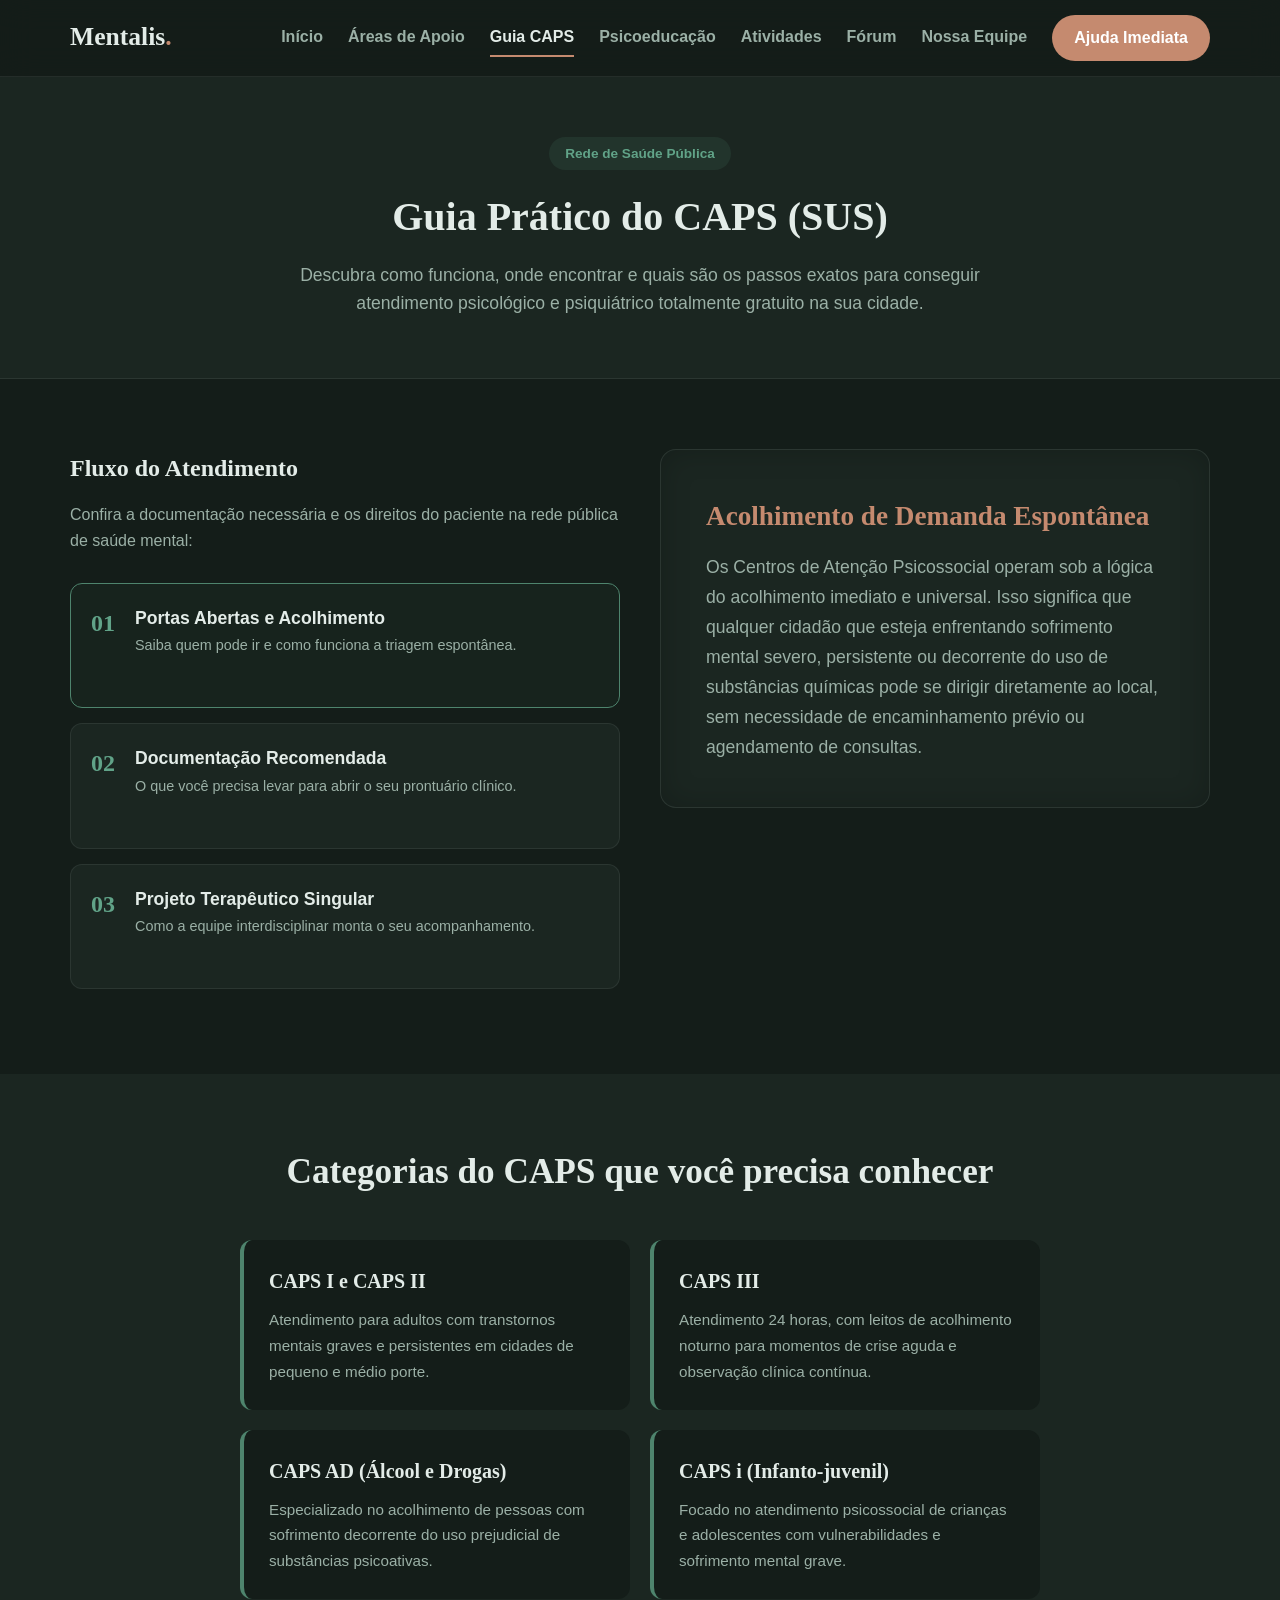
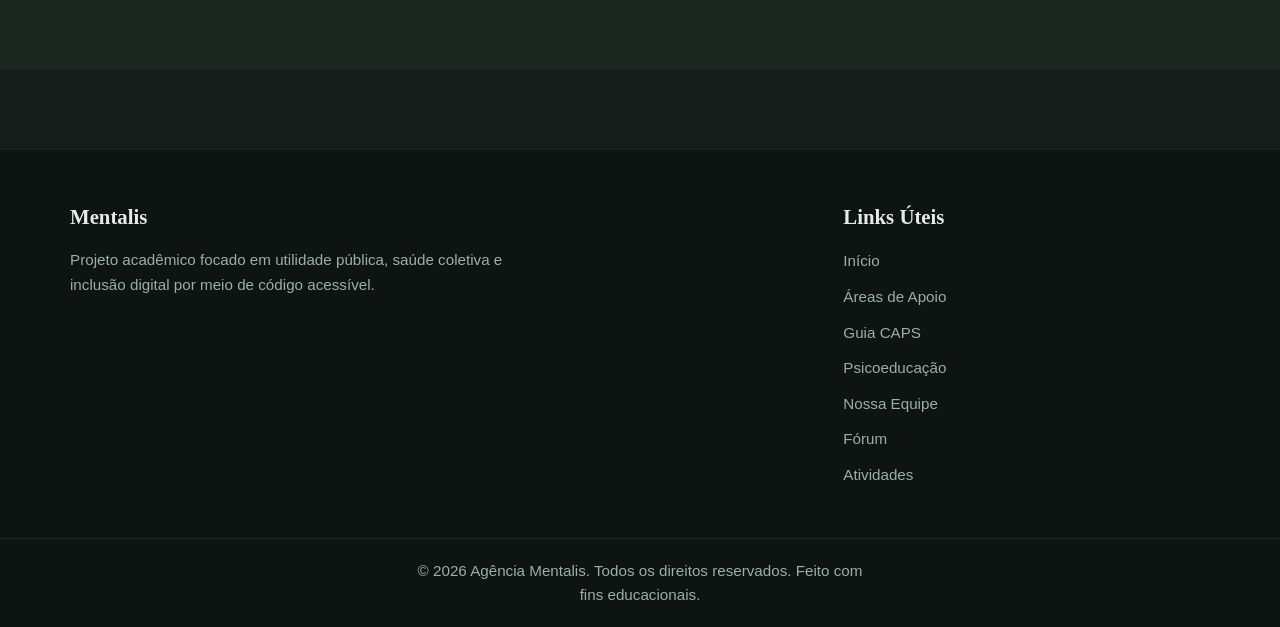
<file: caps.html>
<!DOCTYPE html>
<html lang="pt-BR">
<head>
    <meta charset="UTF-8">
    <meta name="viewport" content="width=device-width, initial-scale=1.0">
    <title>Guia CAPS | Mentalis</title>
    <link rel="stylesheet" href="assets/css/style.css">
</head>
<body>

    <a href="#conteudo-principal" class="skip-link">Pular para o conteúdo principal</a>

    <header class="main-header">
        <div class="container header-flex">
            <a href="index.html" class="logo">Mentalis<span>.</span></a>
            
        
            <input type="checkbox" id="menu-controle" class="menu-checkbox">
            <label for="menu-controle" class="menu-toggle" aria-label="Abrir Menu">☰</label>
            
            <nav class="main-nav" aria-label="Navegação Principal">
                <a href="index.html" class="nav-link">Início</a>
                <a href="servicos.html" class="nav-link">Áreas de Apoio</a>
                <a href="caps.html" class="nav-link active">Guia CAPS</a>
                <a href="psicoeducacao.html" class="nav-link">Psicoeducação</a>
                <a href="atividades.html" class="nav-link">Atividades</a>
                <a href="forum.html" class="nav-link">Fórum</a>
                <a href="sobre.html" class="nav-link">Nossa Equipe</a>
                <a href="emergencia.html" class="btn-nav">Ajuda Imediata</a>
            </nav>
        </div>
    </header>

  
    <main id="conteudo-principal">
        <section class="internal-hero">
            <div class="container">
                <span class="badge">Rede de Saúde Pública</span>
                <h1>Guia Prático do CAPS (SUS)</h1>
                <p>Descubra como funciona, onde encontrar e quais são os passos exatos para conseguir atendimento psicológico e psiquiátrico totalmente gratuito na sua cidade.</p>
            </div>
        </section>

        <section class="section-padding">
            <div class="container caps-interactive-grid">
                <div class="caps-menu-side">
                    <h2>Fluxo do Atendimento</h2>
                    <p>Confira a documentação necessária e os direitos do paciente na rede pública de saúde mental:</p>
                    
                   <ul class="interactive-list">
                        <li class="list-item active" data-target="passo1">
                            <span class="step-num">01</span>
                            <div>
                                <strong>Portas Abertas e Acolhimento</strong>
                                <p>Saiba quem pode ir e como funciona a triagem espontânea.</p>
                            </div>
                        </li>
                        <li class="list-item" data-target="passo2">
                            <span class="step-num">02</span>
                            <div>
                                <strong>Documentação Recomendada</strong>
                                <p>O que você precisa levar para abrir o seu prontuário clínico.</p>
                            </div>
                        </li>
                        <li class="list-item" data-target="passo3">
                            <span class="step-num">03</span>
                            <div>
                                <strong>Projeto Terapêutico Singular</strong>
                                <p>Como a equipe interdisciplinar monta o seu acompanhamento.</p>
                            </div>
                        </li>
                    </ul>   
                </div>

                <div class="caps-content-side">
                    <div class="display-box" id="caps-display">
                        <div class="caps-step-content">
                            <h3>Informações de Acesso</h3>
                            <p>O CAPS possui caráter comunitário e de "portas abertas". Isso significa que o acolhimento inicial é feito por demanda espontânea (sem necessidade de encaminhamento prévio).</p>
                            <p><strong>Documentos Essenciais:</strong> RG/CPF, Cartão do SUS e um comprovante de residência (para vinculação com o território de atendimento).</p>
                            <p>Após a triagem, a equipe elabora o PTS (Projeto Terapêutico Singular) personalizado para as necessidades do paciente.</p>
                        </div>
                    </div>
                </div>
            </div>
        </section>

        <section class="section-padding alt-bg">
            <div class="container text-block-center">
                <h2>Categorias do CAPS que você precisa conhecer</h2>
                <div class="caps-types-grid">
                    <div class="type-card">
                        <h3>CAPS I e CAPS II</h3>
                        <p>Atendimento para adultos com transtornos mentais graves e persistentes em cidades de pequeno e médio porte.</p>
                    </div>
                    <div class="type-card">
                        <h3>CAPS III</h3>
                        <p>Atendimento 24 horas, com leitos de acolhimento noturno para momentos de crise aguda e observação clínica contínua.</p>
                    </div>
                    <div class="type-card">
                        <h3>CAPS AD (Álcool e Drogas)</h3>
                        <p>Especializado no acolhimento de pessoas com sofrimento decorrente do uso prejudicial de substâncias psicoativas.</p>
                    </div>
                    <div class="type-card">
                        <h3>CAPS i (Infanto-juvenil)</h3>
                        <p>Focado no atendimento psicossocial de crianças e adolescentes com vulnerabilidades e sofrimento mental grave.</p>
                    </div>
                </div>
            </div>
        </section>
    </main>

   
    <footer class="main-footer">
        <div class="container footer-grid">
            <div>
                <h3>Mentalis</h3>
                <p>Projeto acadêmico focado em utilidade pública, saúde coletiva e inclusão digital por meio de código acessível.</p>
            </div>
            <div>
                <h3>Links Úteis</h3>
                <nav aria-label="Links do Rodapé">
                    <ul class="footer-links">
                        <li><a href="index.html">Início</a></li>
                        <li><a href="servicos.html">Áreas de Apoio</a></li>
                        <li><a href="caps.html">Guia CAPS</a></li>
                        <li><a href="psicoeducacao.html">Psicoeducação</a></li>
                        <li><a href="sobre.html">Nossa Equipe</a></li>
                        <li><a href="forum.html">Fórum</a></li>
                        <li><a href="atividades.html">Atividades</a></li>
                    </ul>
                </nav>
            </div>
        </div>
        <div class="footer-bottom">
            <p>&copy; 2026 Agência Mentalis. Todos os direitos reservados. Feito com fins educacionais.</p>
        </div>
    </footer>

    <div class="page-glow"></div>
    
    <script src="assets/js/main.js"></script>
</body>
</html>
</file>
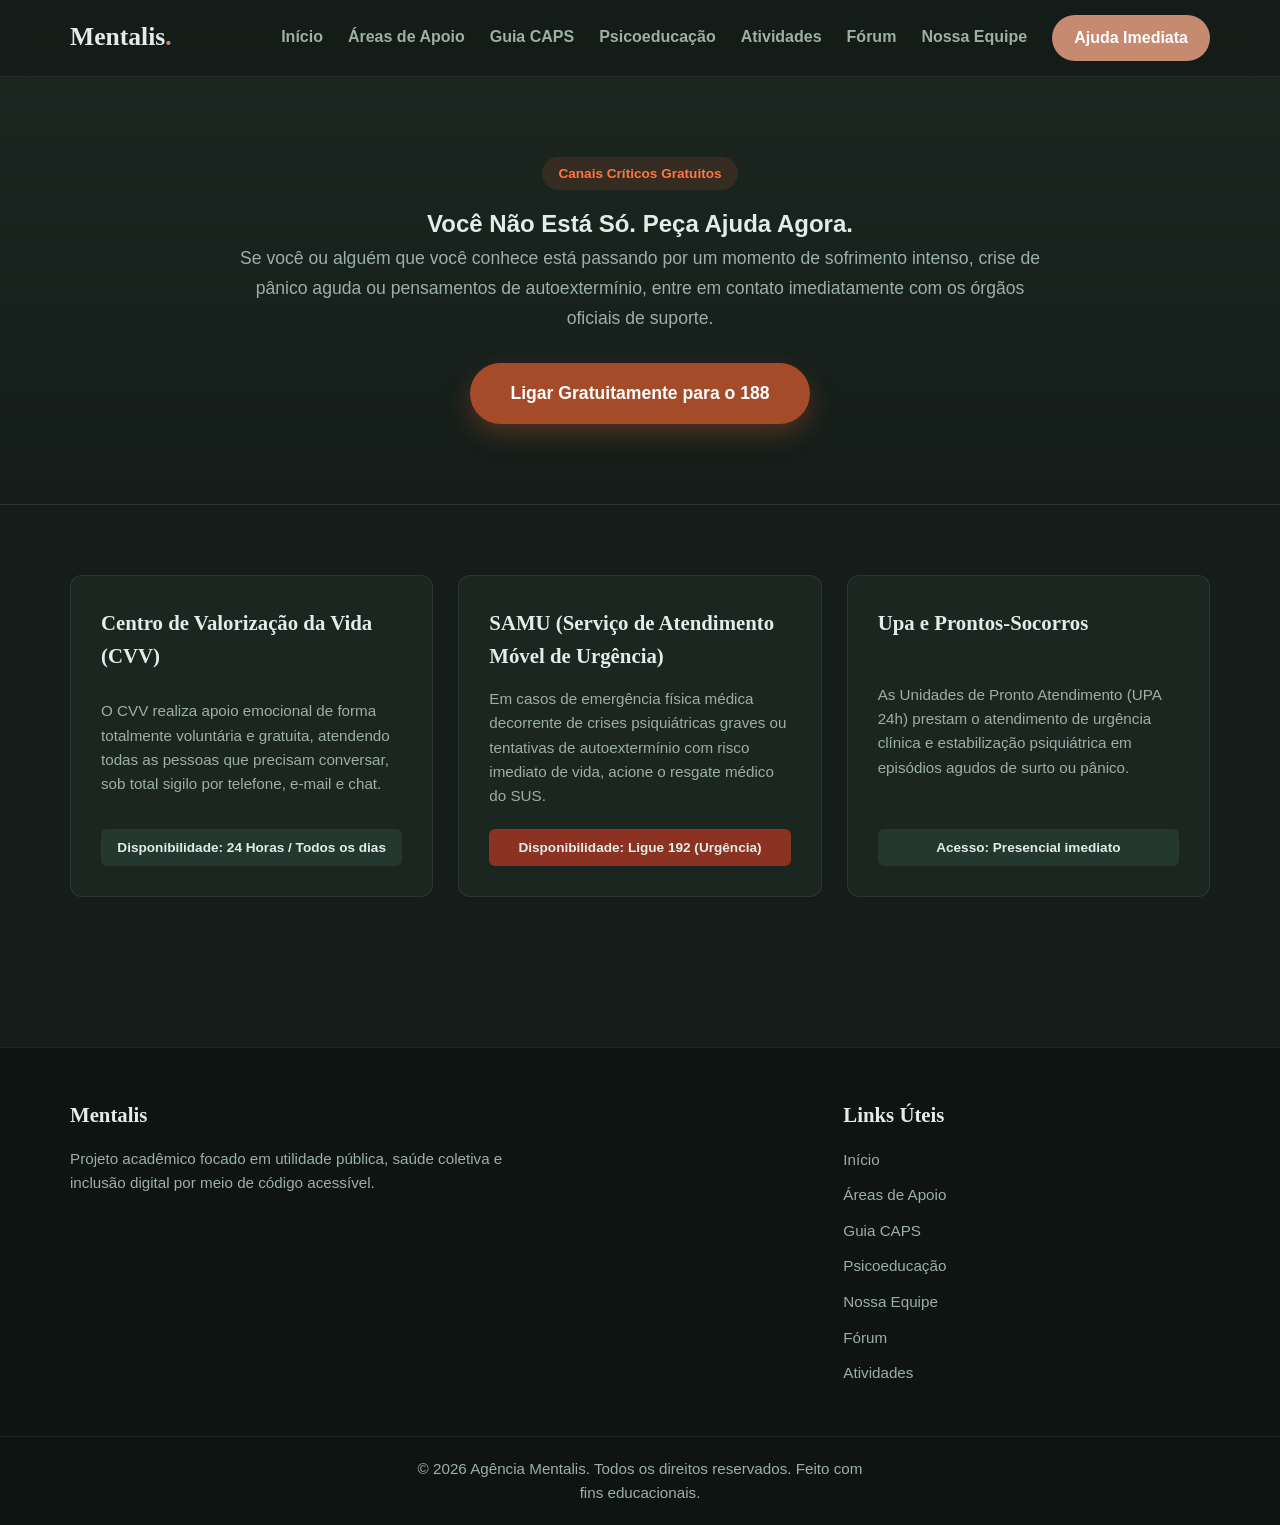
<file: emergencia.html>
<!DOCTYPE html>
<html lang="pt-BR">
<head>
    <meta charset="UTF-8">
    <meta name="viewport" content="width=device-width, initial-scale=1.0">
    <title>Ajuda Imediata | Mentalis</title>
    <link rel="stylesheet" href="assets/css/style.css">
</head>
<body>

    <a href="#conteudo-principal" class="skip-link">Pular para o conteúdo principal</a>

  
    <header class="main-header">
        <div class="container header-flex">
            <a href="index.html" class="logo">Mentalis<span>.</span></a>
            
          
            <input type="checkbox" id="menu-controle" class="menu-checkbox">
            <label for="menu-controle" class="menu-toggle" aria-label="Abrir Menu">☰</label>
            
            <nav class="main-nav" aria-label="Navegação Principal">
                <a href="index.html" class="nav-link">Início</a>
                <a href="servicos.html" class="nav-link">Áreas de Apoio</a>
                <a href="caps.html" class="nav-link">Guia CAPS</a>
                <a href="psicoeducacao.html" class="nav-link">Psicoeducação</a>
                <a href="atividades.html" class="nav-link">Atividades</a>
                <a href="forum.html" class="nav-link">Fórum</a>
                <a href="sobre.html" class="nav-link">Nossa Equipe</a>
                <a href="emergencia.html" class="btn-nav">Ajuda Imediata</a>
            </nav>
        </div>
    </header>

    
    <main id="conteudo-principal">
        <section class="emergency-hero">
            <div class="container text-block-center">
                <span class="badge" style="background: rgba(166, 75, 42, 0.2); color: #FF7643;">Canais Críticos Gratuitos</span>
                <h1>Você Não Está Só. Peça Ajuda Agora.</h1>
                <p>Se você ou alguém que você conhece está passando por um momento de sofrimento intenso, crise de pânico aguda ou pensamentos de autoextermínio, entre em contato imediatamente com os órgãos oficiais de suporte.</p>
                <a href="tel:188" class="main-emergency-btn">Ligar Gratuitamente para o 188</a>
            </div>
        </section>

        <section class="section-padding">
            <div class="container technical-emergency-grid">
                
                <div class="emergency-info-card">
                    <h3>Centro de Valorização da Vida (CVV)</h3>
                    <p>O CVV realiza apoio emocional de forma totalmente voluntária e gratuita, atendendo todas as pessoas que precisam conversar, sob total sigilo por telefone, e-mail e chat.</p>
                    <span class="info-tag">Disponibilidade: 24 Horas / Todos os dias</span>
                </div>

                <div class="emergency-info-card">
                    <h3>SAMU (Serviço de Atendimento Móvel de Urgência)</h3>
                    <p>Em casos de emergência física médica decorrente de crises psiquiátricas graves ou tentativas de autoextermínio com risco imediato de vida, acione o resgate médico do SUS.</p>
                    <span class="info-tag" style="background-color: #8c3223;">Disponibilidade: Ligue 192 (Urgência)</span>
                </div>

                <div class="emergency-info-card">
                    <h3>Upa e Prontos-Socorros</h3>
                    <p>As Unidades de Pronto Atendimento (UPA 24h) prestam o atendimento de urgência clínica e estabilização psiquiátrica em episódios agudos de surto ou pânico.</p>
                    <span class="info-tag">Acesso: Presencial imediato</span>
                </div>

            </div>
        </section>
    </main>

  
    <footer class="main-footer">
        <div class="container footer-grid">
            <div>
                <h3>Mentalis</h3>
                <p>Projeto acadêmico focado em utilidade pública, saúde coletiva e inclusão digital por meio de código acessível.</p>
            </div>
            <div>
                <h3>Links Úteis</h3>
                <nav aria-label="Links do Rodapé">
                    <ul class="footer-links">
                        <li><a href="index.html">Início</a></li>
                        <li><a href="servicos.html">Áreas de Apoio</a></li>
                        <li><a href="caps.html">Guia CAPS</a></li>
                        <li><a href="psicoeducacao.html">Psicoeducação</a></li>
                        <li><a href="sobre.html">Nossa Equipe</a></li>
                        <li><a href="forum.html">Fórum</a></li>
                        <li><a href="atividades.html">Atividades</a></li>
                    </ul>
                </nav>
            </div>
        </div>
        <div class="footer-bottom">
            <p>&copy; 2026 Agência Mentalis. Todos os direitos reservados. Feito com fins educacionais.</p>
        </div>
    </footer>

    <div class="page-glow"></div>
   
    <script src="assets/js/main.js"></script>
</body>
</html>
</file>
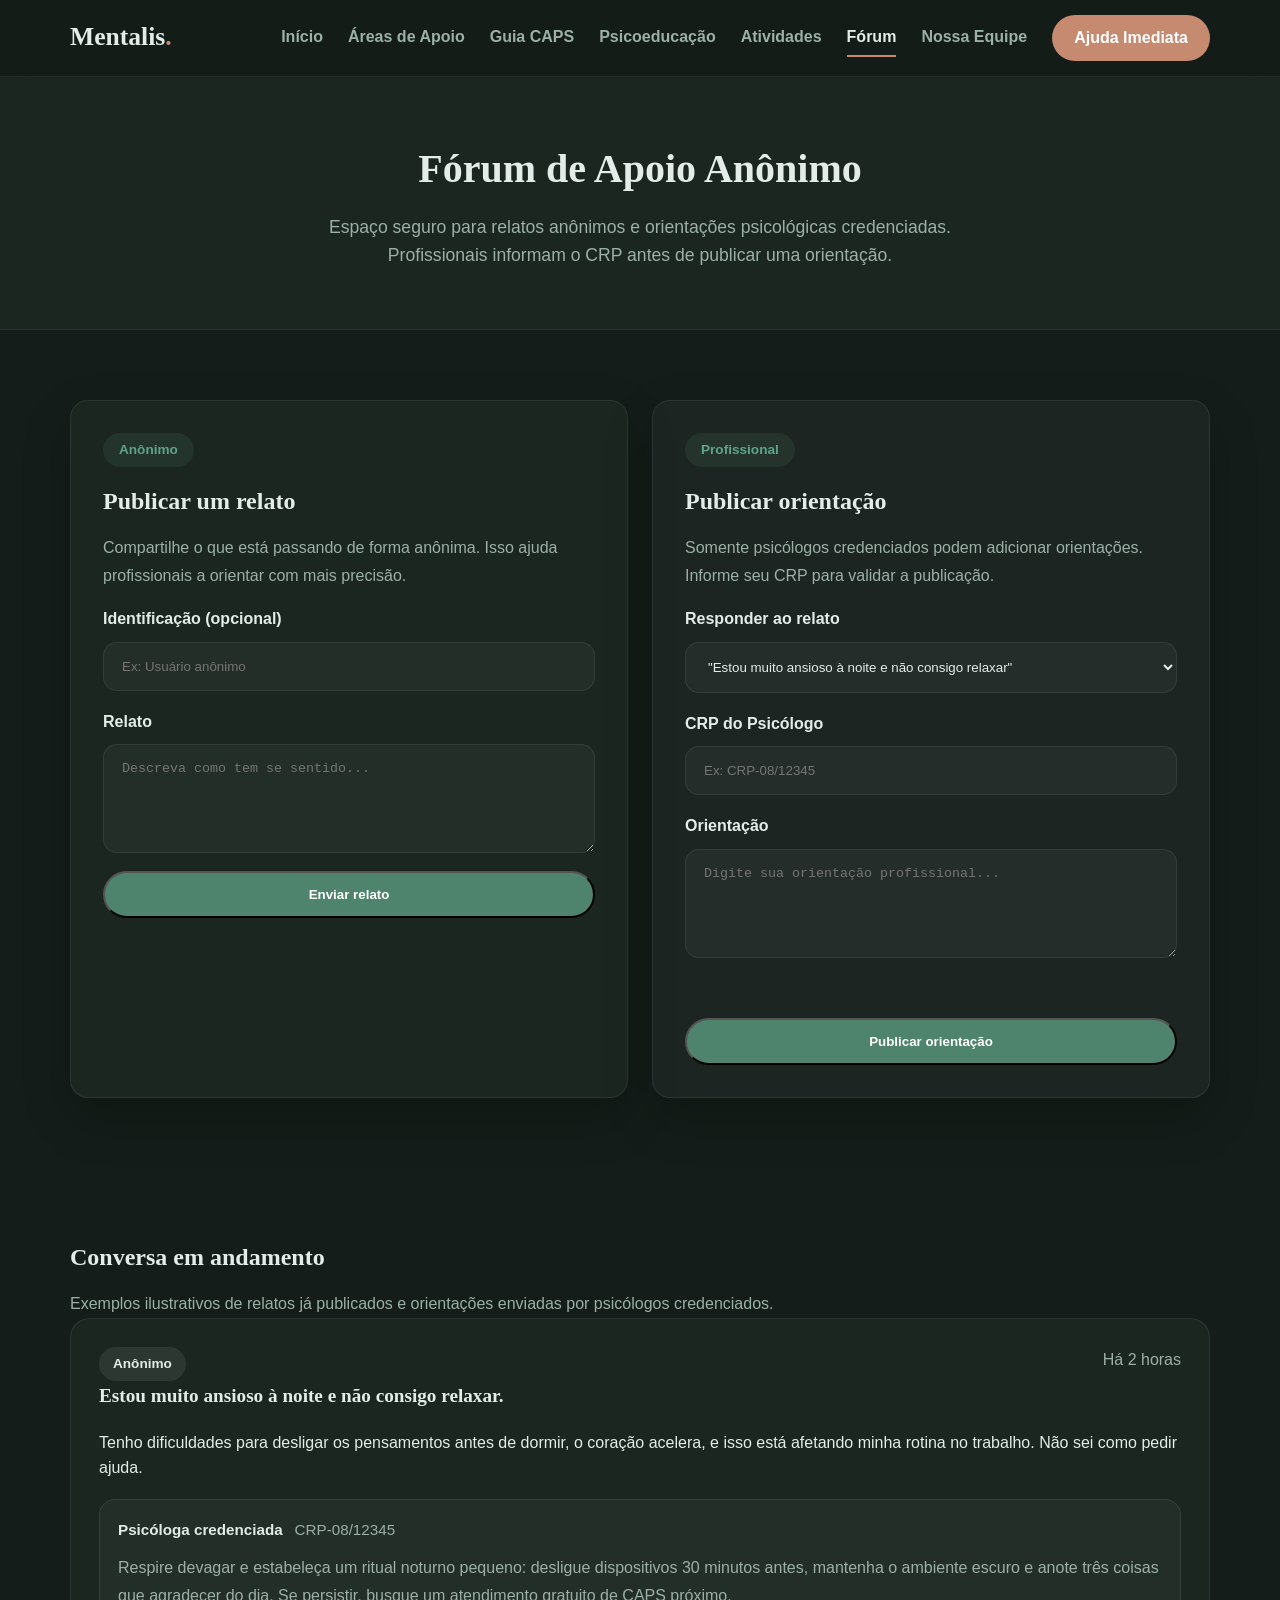
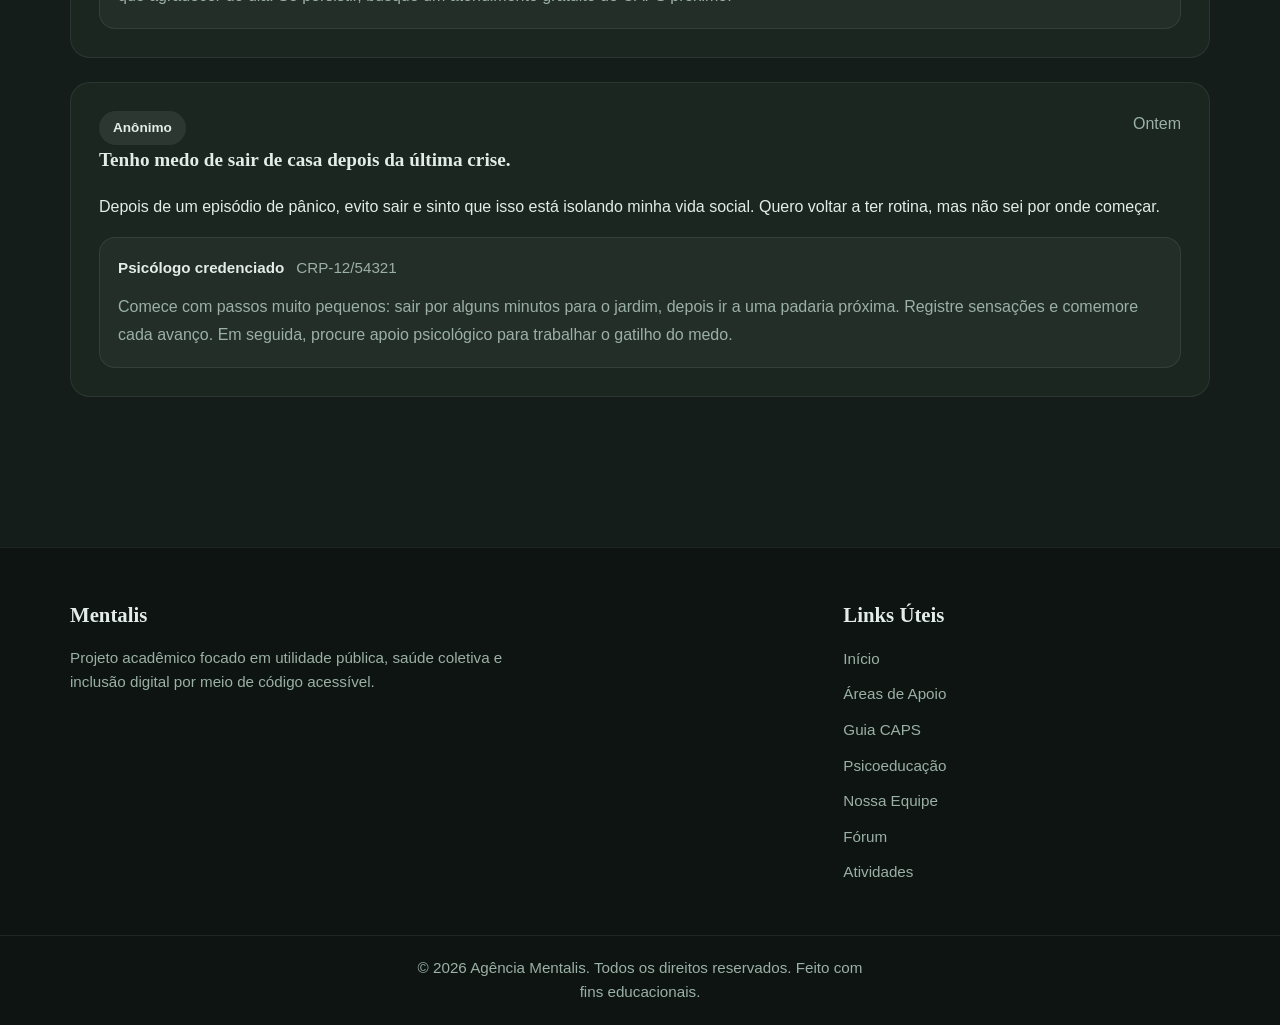
<file: forum.html>
<!DOCTYPE html>
<html lang="pt-BR">
<head>
    <meta charset="UTF-8">
    <meta name="viewport" content="width=device-width, initial-scale=1.0">
    <title>Mentalis | Fórum de Apoio</title>
    <link rel="stylesheet" href="assets/css/style.css">
</head>
<body>
    <a href="#conteudo-principal" class="skip-link">Pular para o conteúdo principal</a>

   
    <header class="main-header">
        <div class="container header-flex">
            <a href="index.html" class="logo">Mentalis<span>.</span></a>
            <input type="checkbox" id="menu-controle" class="menu-checkbox">
            <label for="menu-controle" class="menu-toggle" aria-label="Abrir Menu">☰</label>
            <nav class="main-nav" aria-label="Navegação Principal">
                <a href="index.html" class="nav-link">Início</a>
                <a href="servicos.html" class="nav-link">Áreas de Apoio</a>
                <a href="caps.html" class="nav-link">Guia CAPS</a>
                <a href="psicoeducacao.html" class="nav-link">Psicoeducação</a>
                <a href="atividades.html" class="nav-link">Atividades</a>
                <a href="forum.html" class="nav-link active">Fórum</a>
                <a href="sobre.html" class="nav-link">Nossa Equipe</a>
                <a href="emergencia.html" class="btn-nav">Ajuda Imediata</a>
            </nav>
        </div>
    </header>

    
    <main id="conteudo-principal">
        <section class="internal-hero">
            <div class="container">
                <h1>Fórum de Apoio Anônimo</h1>
                <p>Espaço seguro para relatos anônimos e orientações psicológicas credenciadas. Profissionais informam o CRP antes de publicar uma orientação.</p>
            </div>
        </section>

        <section class="section-padding forum-section">
            <div class="container forum-grid">
                <div class="forum-panel">
                    <div class="card-header">
                        <span class="badge">Anônimo</span>
                        <h2>Publicar um relato</h2>
                        <p>Compartilhe o que está passando de forma anônima. Isso ajuda profissionais a orientar com mais precisão.</p>
                    </div>
                    <form id="anonymous-post-form" class="forum-form">
                        <div class="form-group">
                            <label for="nome-post">Identificação (opcional)</label>
                            <input type="text" id="nome-post" name="nome" placeholder="Ex: Usuário anônimo" autocomplete="off">
                        </div>
                        <div class="form-group">
                            <label for="mensagem-post">Relato</label>
                            <textarea id="mensagem-post" name="mensagem" rows="5" placeholder="Descreva como tem se sentido..." required></textarea>
                        </div>
                        <button type="submit" class="btn btn-primary">Enviar relato</button>
                    </form>
                </div>

                <div class="forum-panel alt-bg">
                    <div class="card-header">
                        <span class="badge">Profissional</span>
                        <h2>Publicar orientação</h2>
                        <p>Somente psicólogos credenciados podem adicionar orientações. Informe seu CRP para validar a publicação.</p>
                    </div>
                    <form id="professional-response-form" class="forum-form">
                        <div class="form-group">
                            <label for="response-post">Responder ao relato</label>
                            <select id="response-post">
                                <option value="post-1">"Estou muito ansioso à noite e não consigo relaxar"</option>
                                <option value="post-2">"Tenho medo de sair de casa depois da última crise"</option>
                            </select>
                        </div>
                        <div class="form-group">
                            <label for="response-crp">CRP do Psicólogo</label>
                            <input type="text" id="response-crp" name="crp" placeholder="Ex: CRP-08/12345" autocomplete="off" required>
                        </div>
                        <div class="form-group">
                            <label for="response-text">Orientação</label>
                            <textarea id="response-text" name="response" rows="5" placeholder="Digite sua orientação profissional..." required></textarea>
                        </div>
                        <p class="form-alert" id="response-alert" aria-live="polite"></p>
                        <button type="submit" class="btn btn-primary">Publicar orientação</button>
                    </form>
                </div>
            </div>
        </section>

        <section class="section-padding">
            <div class="container">
                <div class="card-header">
                    <h2>Conversa em andamento</h2>
                    <p>Exemplos ilustrativos de relatos já publicados e orientações enviadas por psicólogos credenciados.</p>
                </div>
                <div id="forum-posts" class="forum-posts">
                    <article class="forum-post" id="post-1">
                        <div class="post-header">
                            <div>
                                <span class="status-pill">Anônimo</span>
                                <h3>Estou muito ansioso à noite e não consigo relaxar.</h3>
                            </div>
                            <span class="post-time">Há 2 horas</span>
                        </div>
                        <p>Tenho dificuldades para desligar os pensamentos antes de dormir, o coração acelera, e isso está afetando minha rotina no trabalho. Não sei como pedir ajuda.</p>
                        <div class="response-list">
                            <div class="response-card">
                                <div class="response-meta">
                                    <span>Psicóloga credenciada</span>
                                    <span>CRP-08/12345</span>
                                </div>
                                <p>Respire devagar e estabeleça um ritual noturno pequeno: desligue dispositivos 30 minutos antes, mantenha o ambiente escuro e anote três coisas que agradecer do dia. Se persistir, busque um atendimento gratuito de CAPS próximo.</p>
                            </div>
                        </div>
                    </article>

                    <article class="forum-post" id="post-2">
                        <div class="post-header">
                            <div>
                                <span class="status-pill">Anônimo</span>
                                <h3>Tenho medo de sair de casa depois da última crise.</h3>
                            </div>
                            <span class="post-time">Ontem</span>
                        </div>
                        <p>Depois de um episódio de pânico, evito sair e sinto que isso está isolando minha vida social. Quero voltar a ter rotina, mas não sei por onde começar.</p>
                        <div class="response-list">
                            <div class="response-card">
                                <div class="response-meta">
                                    <span>Psicólogo credenciado</span>
                                    <span>CRP-12/54321</span>
                                </div>
                                <p>Comece com passos muito pequenos: sair por alguns minutos para o jardim, depois ir a uma padaria próxima. Registre sensações e comemore cada avanço. Em seguida, procure apoio psicológico para trabalhar o gatilho do medo.</p>
                            </div>
                        </div>
                    </article>
                </div>
            </div>
        </section>
    </main>

   
    <footer class="main-footer">
        <div class="container footer-grid">
            <div>
                <h3>Mentalis</h3>
                <p>Projeto acadêmico focado em utilidade pública, saúde coletiva e inclusão digital por meio de código acessível.</p>
            </div>
            <div>
                <h3>Links Úteis</h3>
                <nav aria-label="Links do Rodapé">
                    <ul class="footer-links">
                        <li><a href="index.html">Início</a></li>
                        <li><a href="servicos.html">Áreas de Apoio</a></li>
                        <li><a href="caps.html">Guia CAPS</a></li>
                        <li><a href="psicoeducacao.html">Psicoeducação</a></li>
                        <li><a href="sobre.html">Nossa Equipe</a></li>
                        <li><a href="forum.html">Fórum</a></li>
                        <li><a href="atividades.html">Atividades</a></li>
                    </ul>
                </nav>
            </div>
        </div>
        <div class="footer-bottom">
            <p>&copy; 2026 Agência Mentalis. Todos os direitos reservados. Feito com fins educacionais.</p>
        </div>
    </footer>

    <div class="page-glow"></div>

    <script src="assets/js/main.js"></script>
</body>
</html>
</file>
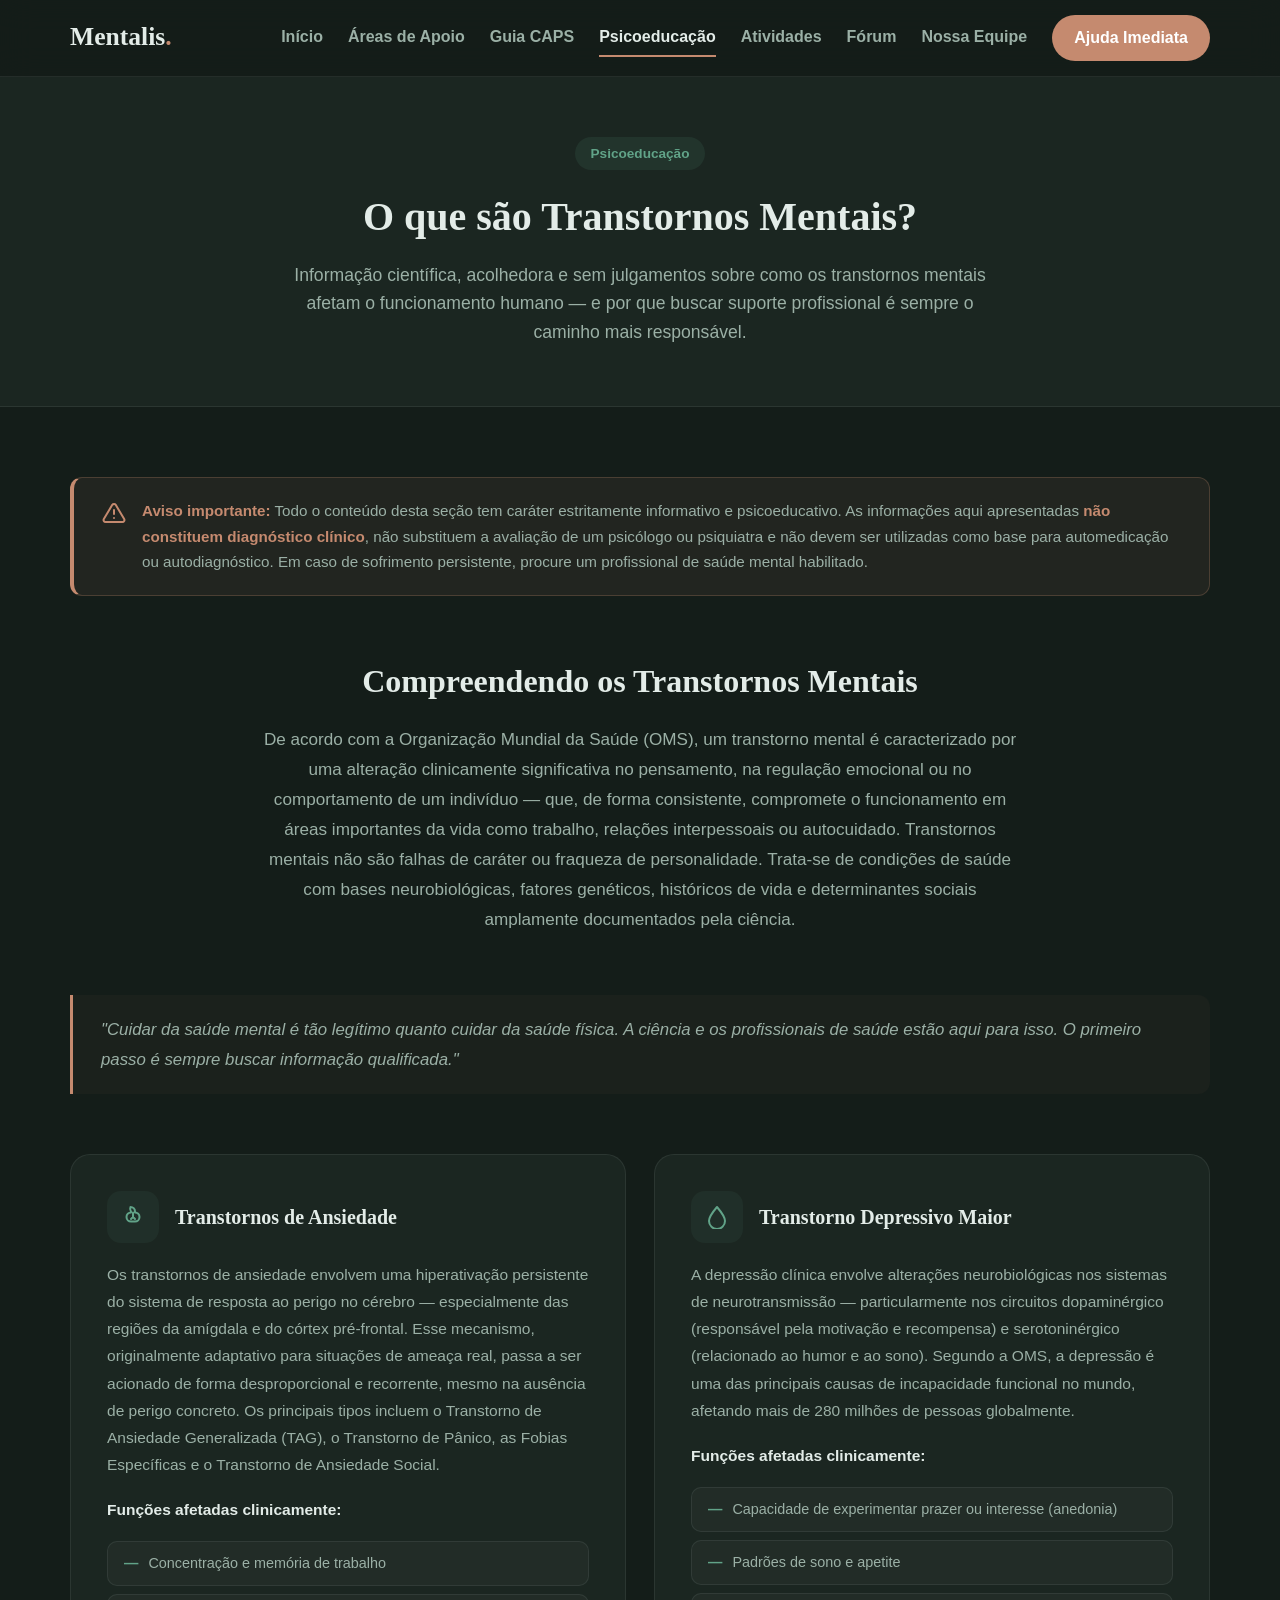
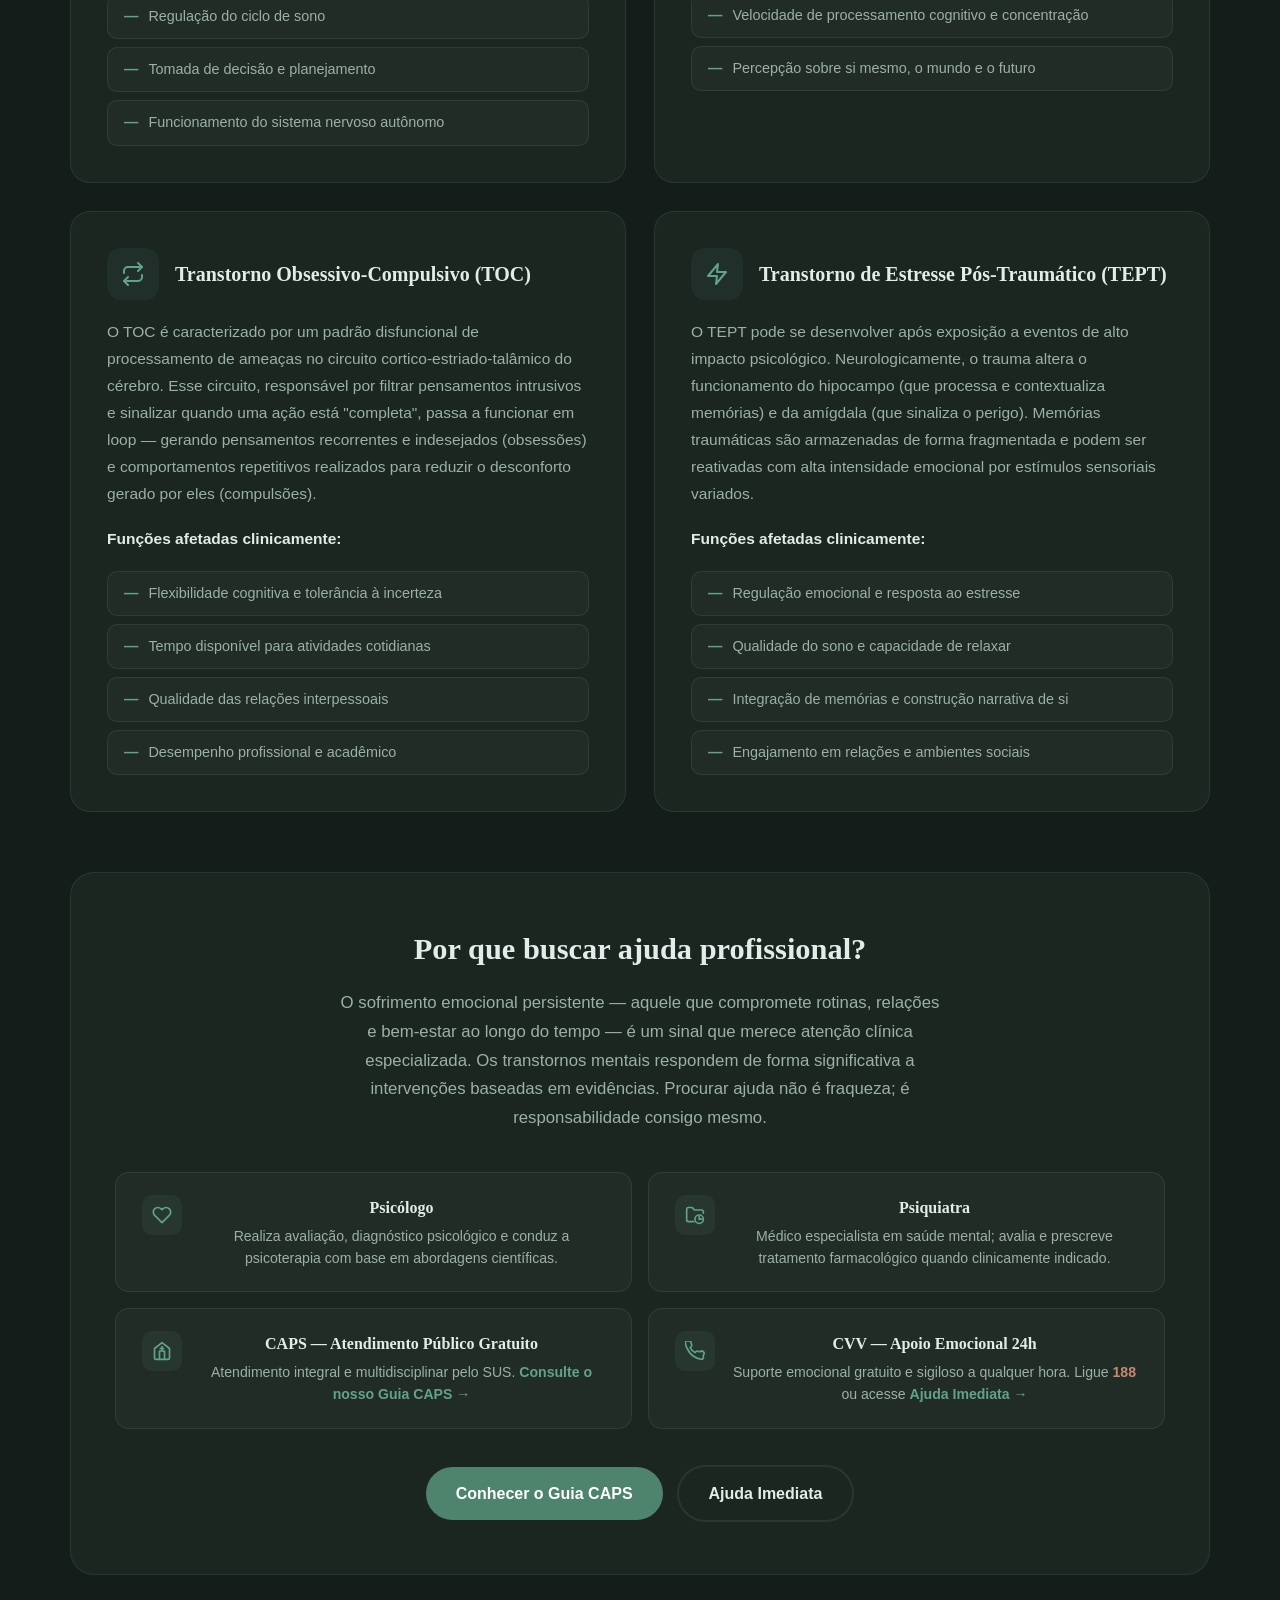
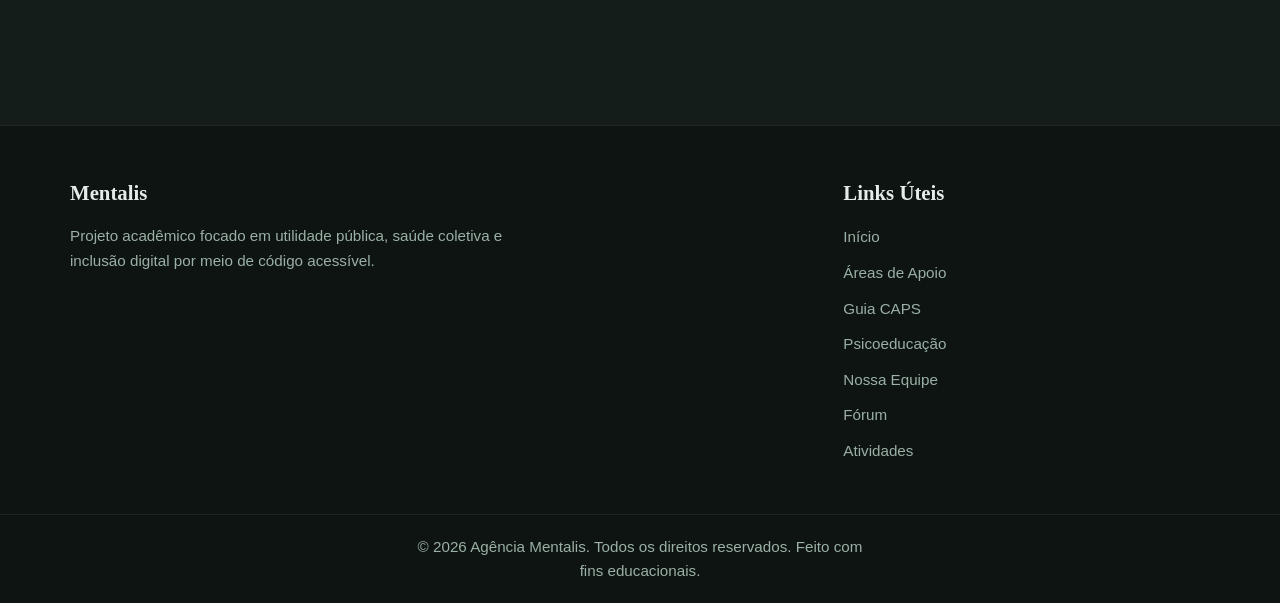
<file: psicoeducacao.html>
<!DOCTYPE html>
<html lang="pt-BR">
<head>
    <meta charset="UTF-8">
    <meta name="viewport" content="width=device-width, initial-scale=1.0">
    <title>Psicoeducação | Mentalis</title>
    <link rel="stylesheet" href="assets/css/style.css">
    <style>
        /* ===== PSICOEDUCAÇÃO — ESTILOS ESPECÍFICOS ===== */

        .disclaimer-banner {
            background: rgba(197, 138, 111, 0.08);
            border: 1px solid rgba(197, 138, 111, 0.25);
            border-left: 4px solid var(--secondary);
            border-radius: 12px;
            padding: 20px 28px;
            margin-bottom: 60px;
            display: flex;
            gap: 16px;
            align-items: flex-start;
        }
        .disclaimer-icon {
            font-size: 1.4rem;
            flex-shrink: 0;
            margin-top: 2px;
        }
        .disclaimer-banner p {
            color: var(--text-muted);
            font-size: 0.95rem;
            line-height: 1.7;
            margin: 0;
        }
        .disclaimer-banner strong {
            color: var(--secondary);
        }

        /* Grade de transtornos */
        .disorders-grid {
            display: grid;
            grid-template-columns: 1fr;
            gap: 28px;
            margin-bottom: 60px;
        }
        @media (min-width: 900px) {
            .disorders-grid { grid-template-columns: repeat(2, 1fr); }
        }

        .disorder-card {
            background: var(--bg-alt);
            border: 1px solid var(--border-glass);
            border-radius: 20px;
            padding: 36px;
            transition: transform 0.3s ease, border-color 0.3s ease;
            display: flex;
            flex-direction: column;
            gap: 18px;
        }
        .disorder-card:hover {
            transform: translateY(-4px);
            border-color: rgba(78, 132, 109, 0.35);
        }

        .disorder-card-header {
            display: flex;
            align-items: center;
            gap: 16px;
        }
        .disorder-icon {
            font-size: 2rem;
            width: 52px;
            height: 52px;
            border-radius: 14px;
            background: rgba(78, 132, 109, 0.1);
            display: flex;
            align-items: center;
            justify-content: center;
            flex-shrink: 0;
        }
        .disorder-icon svg,
        .resource-icon svg,
        .disclaimer-icon svg {
            width: 24px;
            height: 24px;
            stroke: var(--primary-hover);
            fill: none;
            stroke-width: 2;
            stroke-linecap: round;
            stroke-linejoin: round;
        }
        .disclaimer-icon svg {
            stroke: var(--secondary);
        }
        .resource-icon svg {
            width: 20px;
            height: 20px;
        }
        .disorder-card h3 {
            font-family: var(--font-title);
            font-size: 1.25rem;
            line-height: 1.3;
            margin: 0;
        }
        .disorder-card p {
            color: var(--text-muted);
            font-size: 0.97rem;
            line-height: 1.75;
            margin: 0;
        }

        .disorder-impacts {
            list-style: none;
            padding: 0;
            margin: 0;
            display: grid;
            gap: 8px;
        }
        .disorder-impacts li {
            background: rgba(255,255,255,0.03);
            border: 1px solid var(--border-glass);
            border-radius: 10px;
            padding: 10px 16px;
            color: var(--text-muted);
            font-size: 0.9rem;
            display: flex;
            align-items: flex-start;
            gap: 10px;
        }
        .disorder-impacts li::before {
            content: "—";
            color: var(--primary-hover);
            font-weight: bold;
            flex-shrink: 0;
        }

        /* Bloco intro */
        .psico-intro {
            max-width: 760px;
            margin: 0 auto 60px auto;
            text-align: center;
        }
        .psico-intro h2 {
            font-family: var(--font-title);
            font-size: 2rem;
            margin-bottom: 18px;
        }
        .psico-intro p {
            color: var(--text-muted);
            font-size: 1.07rem;
            line-height: 1.75;
        }

        /* CTA final */
        .psico-cta-section {
            background: var(--bg-alt);
            border: 1px solid var(--border-glass);
            border-radius: 24px;
            padding: 52px 44px;
            text-align: center;
            margin-top: 20px;
        }
        .psico-cta-section h2 {
            font-family: var(--font-title);
            font-size: 1.9rem;
            margin-bottom: 16px;
        }
        .psico-cta-section p {
            color: var(--text-muted);
            max-width: 600px;
            margin: 0 auto 32px auto;
            font-size: 1.05rem;
            line-height: 1.7;
        }
        .cta-actions {
            display: flex;
            flex-direction: column;
            gap: 14px;
            justify-content: center;
            align-items: center;
        }
        @media (min-width: 480px) {
            .cta-actions { flex-direction: row; }
        }

        /* Recursos de apoio */
        .resources-list {
            display: grid;
            grid-template-columns: 1fr;
            gap: 16px;
            margin-top: 40px;
        }
        @media (min-width: 768px) {
            .resources-list { grid-template-columns: repeat(2, 1fr); }
        }
        .resource-item {
            background: rgba(255,255,255,0.03);
            border: 1px solid var(--border-glass);
            border-radius: 14px;
            padding: 22px 26px;
            display: flex;
            gap: 16px;
            align-items: flex-start;
        }
        .resource-icon {
            width: 40px;
            height: 40px;
            border-radius: 10px;
            background: rgba(78, 132, 109, 0.12);
            display: flex;
            align-items: center;
            justify-content: center;
            font-size: 1.2rem;
            flex-shrink: 0;
        }
        .resource-item h4 {
            font-family: var(--font-title);
            font-size: 1rem;
            margin-bottom: 5px;
        }
        .resource-item p {
            color: var(--text-muted);
            font-size: 0.88rem;
            margin: 0;
            line-height: 1.55;
        }
        .resource-item a {
            color: var(--primary-hover);
            text-decoration: none;
            font-weight: 700;
            font-size: 0.88rem;
        }
        .resource-item a:hover { text-decoration: underline; }

        /* Citação */
        .psico-quote {
            border-left: 3px solid var(--secondary);
            margin: 0 0 60px 0;
            padding: 20px 28px;
            background: rgba(197, 138, 111, 0.04);
            border-radius: 0 12px 12px 0;
        }
        .psico-quote p {
            color: var(--text-muted);
            font-style: italic;
            font-size: 1.05rem;
            line-height: 1.75;
            margin: 0;
        }

        @media (max-width: 768px) {
            .psico-cta-section { padding: 36px 24px; }
            .disorder-card { padding: 26px; }
        }
    </style>
</head>
<body>

    <a href="#conteudo-principal" class="skip-link">Pular para o conteúdo principal</a>

    <header class="main-header">
        <div class="container header-flex">
            <a href="index.html" class="logo">Mentalis<span>.</span></a>

            <input type="checkbox" id="menu-controle" class="menu-checkbox">
            <label for="menu-controle" class="menu-toggle" aria-label="Abrir Menu">☰</label>

            <nav class="main-nav" aria-label="Navegação Principal">
                <a href="index.html" class="nav-link">Início</a>
                <a href="servicos.html" class="nav-link">Áreas de Apoio</a>
                <a href="caps.html" class="nav-link">Guia CAPS</a>
                <a href="psicoeducacao.html" class="nav-link active">Psicoeducação</a>
                <a href="atividades.html" class="nav-link">Atividades</a>
                <a href="forum.html" class="nav-link">Fórum</a>
                <a href="sobre.html" class="nav-link">Nossa Equipe</a>
                <a href="emergencia.html" class="btn-nav">Ajuda Imediata</a>
            </nav>
        </div>
    </header>

    <main id="conteudo-principal">

        <!-- HERO -->
        <section class="internal-hero">
            <div class="container">
                <span class="badge">Psicoeducação</span>
                <h1>O que são Transtornos Mentais?</h1>
                <p>Informação científica, acolhedora e sem julgamentos sobre como os transtornos mentais afetam o funcionamento humano — e por que buscar suporte profissional é sempre o caminho mais responsável.</p>
            </div>
        </section>

        
        <section class="section-padding">
            <div class="container">

                
                <div class="disclaimer-banner" role="note" aria-label="Aviso importante">
                    <span class="disclaimer-icon" aria-hidden="true">
                        <svg viewBox="0 0 24 24" xmlns="http://www.w3.org/2000/svg"><path d="M10.29 3.86L1.82 18a2 2 0 001.71 3h16.94a2 2 0 001.71-3L13.71 3.86a2 2 0 00-3.42 0z"/><line x1="12" y1="9" x2="12" y2="13"/><line x1="12" y1="17" x2="12.01" y2="17"/></svg>
                    </span>
                    <p>
                        <strong>Aviso importante:</strong> Todo o conteúdo desta seção tem caráter estritamente informativo e psicoeducativo. As informações aqui apresentadas <strong>não constituem diagnóstico clínico</strong>, não substituem a avaliação de um psicólogo ou psiquiatra e não devem ser utilizadas como base para automedicação ou autodiagnóstico. Em caso de sofrimento persistente, procure um profissional de saúde mental habilitado.
                    </p>
                </div>

                
                <div class="psico-intro">
                    <h2>Compreendendo os Transtornos Mentais</h2>
                    <p>De acordo com a Organização Mundial da Saúde (OMS), um transtorno mental é caracterizado por uma alteração clinicamente significativa no pensamento, na regulação emocional ou no comportamento de um indivíduo — que, de forma consistente, compromete o funcionamento em áreas importantes da vida como trabalho, relações interpessoais ou autocuidado. Transtornos mentais não são falhas de caráter ou fraqueza de personalidade. Trata-se de condições de saúde com bases neurobiológicas, fatores genéticos, históricos de vida e determinantes sociais amplamente documentados pela ciência.</p>
                </div>

               
                <blockquote class="psico-quote">
                    <p>"Cuidar da saúde mental é tão legítimo quanto cuidar da saúde física. A ciência e os profissionais de saúde estão aqui para isso. O primeiro passo é sempre buscar informação qualificada."</p>
                </blockquote>

                
                <div class="disorders-grid">

                    <article class="disorder-card">
                        <div class="disorder-card-header">
                            <div class="disorder-icon" aria-hidden="true">
                                <svg viewBox="0 0 24 24" xmlns="http://www.w3.org/2000/svg"><path d="M9.5 2a4.5 4.5 0 014.5 4.5v1A4.5 4.5 0 0118.5 12a4.5 4.5 0 01-4.5 4.5h-4A4.5 4.5 0 015.5 12a4.5 4.5 0 014.5-4.5v-1A4.5 4.5 0 019.5 2z"/><path d="M12 7.5V12m0 0l-2 2m2-2l2 2"/></svg>
                            </div>
                            <h3>Transtornos de Ansiedade</h3>
                        </div>
                        <p>Os transtornos de ansiedade envolvem uma hiperativação persistente do sistema de resposta ao perigo no cérebro — especialmente das regiões da amígdala e do córtex pré-frontal. Esse mecanismo, originalmente adaptativo para situações de ameaça real, passa a ser acionado de forma desproporcional e recorrente, mesmo na ausência de perigo concreto. Os principais tipos incluem o Transtorno de Ansiedade Generalizada (TAG), o Transtorno de Pânico, as Fobias Específicas e o Transtorno de Ansiedade Social.</p>
                        <p><strong style="color: var(--text-main);">Funções afetadas clinicamente:</strong></p>
                        <ul class="disorder-impacts" aria-label="Funções comprometidas pelos transtornos de ansiedade">
                            <li>Concentração e memória de trabalho</li>
                            <li>Regulação do ciclo de sono</li>
                            <li>Tomada de decisão e planejamento</li>
                            <li>Funcionamento do sistema nervoso autônomo</li>
                        </ul>
                    </article>

                    <article class="disorder-card">
                        <div class="disorder-card-header">
                            <div class="disorder-icon" aria-hidden="true">
                                <svg viewBox="0 0 24 24" xmlns="http://www.w3.org/2000/svg"><path d="M12 2C6 9 4 13 4 16a8 8 0 0016 0c0-3-2-7-8-14z"/></svg>
                            </div>
                            <h3>Transtorno Depressivo Maior</h3>
                        </div>
                        <p>A depressão clínica envolve alterações neurobiológicas nos sistemas de neurotransmissão — particularmente nos circuitos dopaminérgico (responsável pela motivação e recompensa) e serotoninérgico (relacionado ao humor e ao sono). Segundo a OMS, a depressão é uma das principais causas de incapacidade funcional no mundo, afetando mais de 280 milhões de pessoas globalmente.</p>
                        <p><strong style="color: var(--text-main);">Funções afetadas clinicamente:</strong></p>
                        <ul class="disorder-impacts" aria-label="Funções comprometidas pelo transtorno depressivo maior">
                            <li>Capacidade de experimentar prazer ou interesse (anedonia)</li>
                            <li>Padrões de sono e apetite</li>
                            <li>Velocidade de processamento cognitivo e concentração</li>
                            <li>Percepção sobre si mesmo, o mundo e o futuro</li>
                        </ul>
                    </article>

                    <article class="disorder-card">
                        <div class="disorder-card-header">
                            <div class="disorder-icon" aria-hidden="true">
                                <svg viewBox="0 0 24 24" xmlns="http://www.w3.org/2000/svg"><polyline points="17 1 21 5 17 9"/><path d="M3 11V9a4 4 0 014-4h14"/><polyline points="7 23 3 19 7 15"/><path d="M21 13v2a4 4 0 01-4 4H3"/></svg>
                            </div>
                            <h3>Transtorno Obsessivo-Compulsivo (TOC)</h3>
                        </div>
                        <p>O TOC é caracterizado por um padrão disfuncional de processamento de ameaças no circuito cortico-estriado-talâmico do cérebro. Esse circuito, responsável por filtrar pensamentos intrusivos e sinalizar quando uma ação está "completa", passa a funcionar em loop — gerando pensamentos recorrentes e indesejados (obsessões) e comportamentos repetitivos realizados para reduzir o desconforto gerado por eles (compulsões).</p>
                        <p><strong style="color: var(--text-main);">Funções afetadas clinicamente:</strong></p>
                        <ul class="disorder-impacts" aria-label="Funções comprometidas pelo TOC">
                            <li>Flexibilidade cognitiva e tolerância à incerteza</li>
                            <li>Tempo disponível para atividades cotidianas</li>
                            <li>Qualidade das relações interpessoais</li>
                            <li>Desempenho profissional e acadêmico</li>
                        </ul>
                    </article>

                    <article class="disorder-card">
                        <div class="disorder-card-header">
                            <div class="disorder-icon" aria-hidden="true">
                                <svg viewBox="0 0 24 24" xmlns="http://www.w3.org/2000/svg"><polygon points="13 2 3 14 12 14 11 22 21 10 12 10 13 2"/></svg>
                            </div>
                            <h3>Transtorno de Estresse Pós-Traumático (TEPT)</h3>
                        </div>
                        <p>O TEPT pode se desenvolver após exposição a eventos de alto impacto psicológico. Neurologicamente, o trauma altera o funcionamento do hipocampo (que processa e contextualiza memórias) e da amígdala (que sinaliza o perigo). Memórias traumáticas são armazenadas de forma fragmentada e podem ser reativadas com alta intensidade emocional por estímulos sensoriais variados.</p>
                        <p><strong style="color: var(--text-main);">Funções afetadas clinicamente:</strong></p>
                        <ul class="disorder-impacts" aria-label="Funções comprometidas pelo TEPT">
                            <li>Regulação emocional e resposta ao estresse</li>
                            <li>Qualidade do sono e capacidade de relaxar</li>
                            <li>Integração de memórias e construção narrativa de si</li>
                            <li>Engajamento em relações e ambientes sociais</li>
                        </ul>
                    </article>

                </div>

                
                <div class="psico-cta-section">
                    <h2>Por que buscar ajuda profissional?</h2>
                    <p>O sofrimento emocional persistente — aquele que compromete rotinas, relações e bem-estar ao longo do tempo — é um sinal que merece atenção clínica especializada. Os transtornos mentais respondem de forma significativa a intervenções baseadas em evidências. Procurar ajuda não é fraqueza; é responsabilidade consigo mesmo.</p>

                    <div class="resources-list">
                        <div class="resource-item">
                            <div class="resource-icon" aria-hidden="true">
                                <svg viewBox="0 0 24 24" xmlns="http://www.w3.org/2000/svg"><path d="M20.84 4.61a5.5 5.5 0 00-7.78 0L12 5.67l-1.06-1.06a5.5 5.5 0 00-7.78 7.78l1.06 1.06L12 21.23l7.78-7.78 1.06-1.06a5.5 5.5 0 000-7.78z"/></svg>
                            </div>
                            <div>
                                <h4>Psicólogo</h4>
                                <p>Realiza avaliação, diagnóstico psicológico e conduz a psicoterapia com base em abordagens científicas.</p>
                            </div>
                        </div>
                        <div class="resource-item">
                            <div class="resource-icon" aria-hidden="true">
                                <svg viewBox="0 0 24 24" xmlns="http://www.w3.org/2000/svg"><path d="M10.5 20H4a2 2 0 01-2-2V5c0-1.1.9-2 2-2h3.93a2 2 0 011.66.9l.82 1.2a2 2 0 001.66.9H20a2 2 0 012 2v2"/><circle cx="17" cy="17" r="5"/><path d="M17 14v3h3"/></svg>
                            </div>
                            <div>
                                <h4>Psiquiatra</h4>
                                <p>Médico especialista em saúde mental; avalia e prescreve tratamento farmacológico quando clinicamente indicado.</p>
                            </div>
                        </div>
                        <div class="resource-item">
                            <div class="resource-icon" aria-hidden="true">
                                <svg viewBox="0 0 24 24" xmlns="http://www.w3.org/2000/svg"><path d="M3 9l9-7 9 7v11a2 2 0 01-2 2H5a2 2 0 01-2-2z"/><polyline points="9 22 9 12 15 12 15 22"/><line x1="12" y1="7" x2="12" y2="7"/><line x1="10" y1="9" x2="14" y2="9"/><line x1="12" y1="7" x2="12" y2="11"/></svg>
                            </div>
                            <div>
                                <h4>CAPS — Atendimento Público Gratuito</h4>
                                <p>Atendimento integral e multidisciplinar pelo SUS. <a href="caps.html">Consulte o nosso Guia CAPS →</a></p>
                            </div>
                        </div>
                        <div class="resource-item">
                            <div class="resource-icon" aria-hidden="true">
                                <svg viewBox="0 0 24 24" xmlns="http://www.w3.org/2000/svg"><path d="M22 16.92v3a2 2 0 01-2.18 2 19.79 19.79 0 01-8.63-3.07A19.5 19.5 0 013.07 9.8 19.79 19.79 0 01.22 1.18 2 2 0 012.22 0h3a2 2 0 012 1.72c.127.96.361 1.903.7 2.81a2 2 0 01-.45 2.11L6.09 7.91a16 16 0 006 6l1.27-1.27a2 2 0 012.11-.45c.907.339 1.85.573 2.81.7A2 2 0 0122 16.92z"/></svg>
                            </div>
                            <div>
                                <h4>CVV — Apoio Emocional 24h</h4>
                                <p>Suporte emocional gratuito e sigiloso a qualquer hora. Ligue <strong style="color: var(--secondary);">188</strong> ou acesse <a href="emergencia.html">Ajuda Imediata →</a></p>
                            </div>
                        </div>
                    </div>

                    <div class="cta-actions" style="margin-top: 36px;">
                        <a href="caps.html" class="btn btn-primary">Conhecer o Guia CAPS</a>
                        <a href="emergencia.html" class="btn btn-secondary">Ajuda Imediata</a>
                    </div>
                </div>

            </div>
        </section>
    </main>

    <footer class="main-footer">
        <div class="container footer-grid">
            <div>
                <h3>Mentalis</h3>
                <p>Projeto acadêmico focado em utilidade pública, saúde coletiva e inclusão digital por meio de código acessível.</p>
            </div>
            <div>
                <h3>Links Úteis</h3>
                <nav aria-label="Links do Rodapé">
                    <ul class="footer-links">
                        <li><a href="index.html">Início</a></li>
                        <li><a href="servicos.html">Áreas de Apoio</a></li>
                        <li><a href="caps.html">Guia CAPS</a></li>
                        <li><a href="psicoeducacao.html">Psicoeducação</a></li>
                        <li><a href="sobre.html">Nossa Equipe</a></li>
                        <li><a href="forum.html">Fórum</a></li>
                        <li><a href="atividades.html">Atividades</a></li>
                    </ul>
                </nav>
            </div>
        </div>
        <div class="footer-bottom">
            <p>&copy; 2026 Agência Mentalis. Todos os direitos reservados. Feito com fins educacionais.</p>
        </div>
    </footer>

    <div class="page-glow"></div>

    <script src="assets/js/main.js"></script>
</body>
</html>
</file>
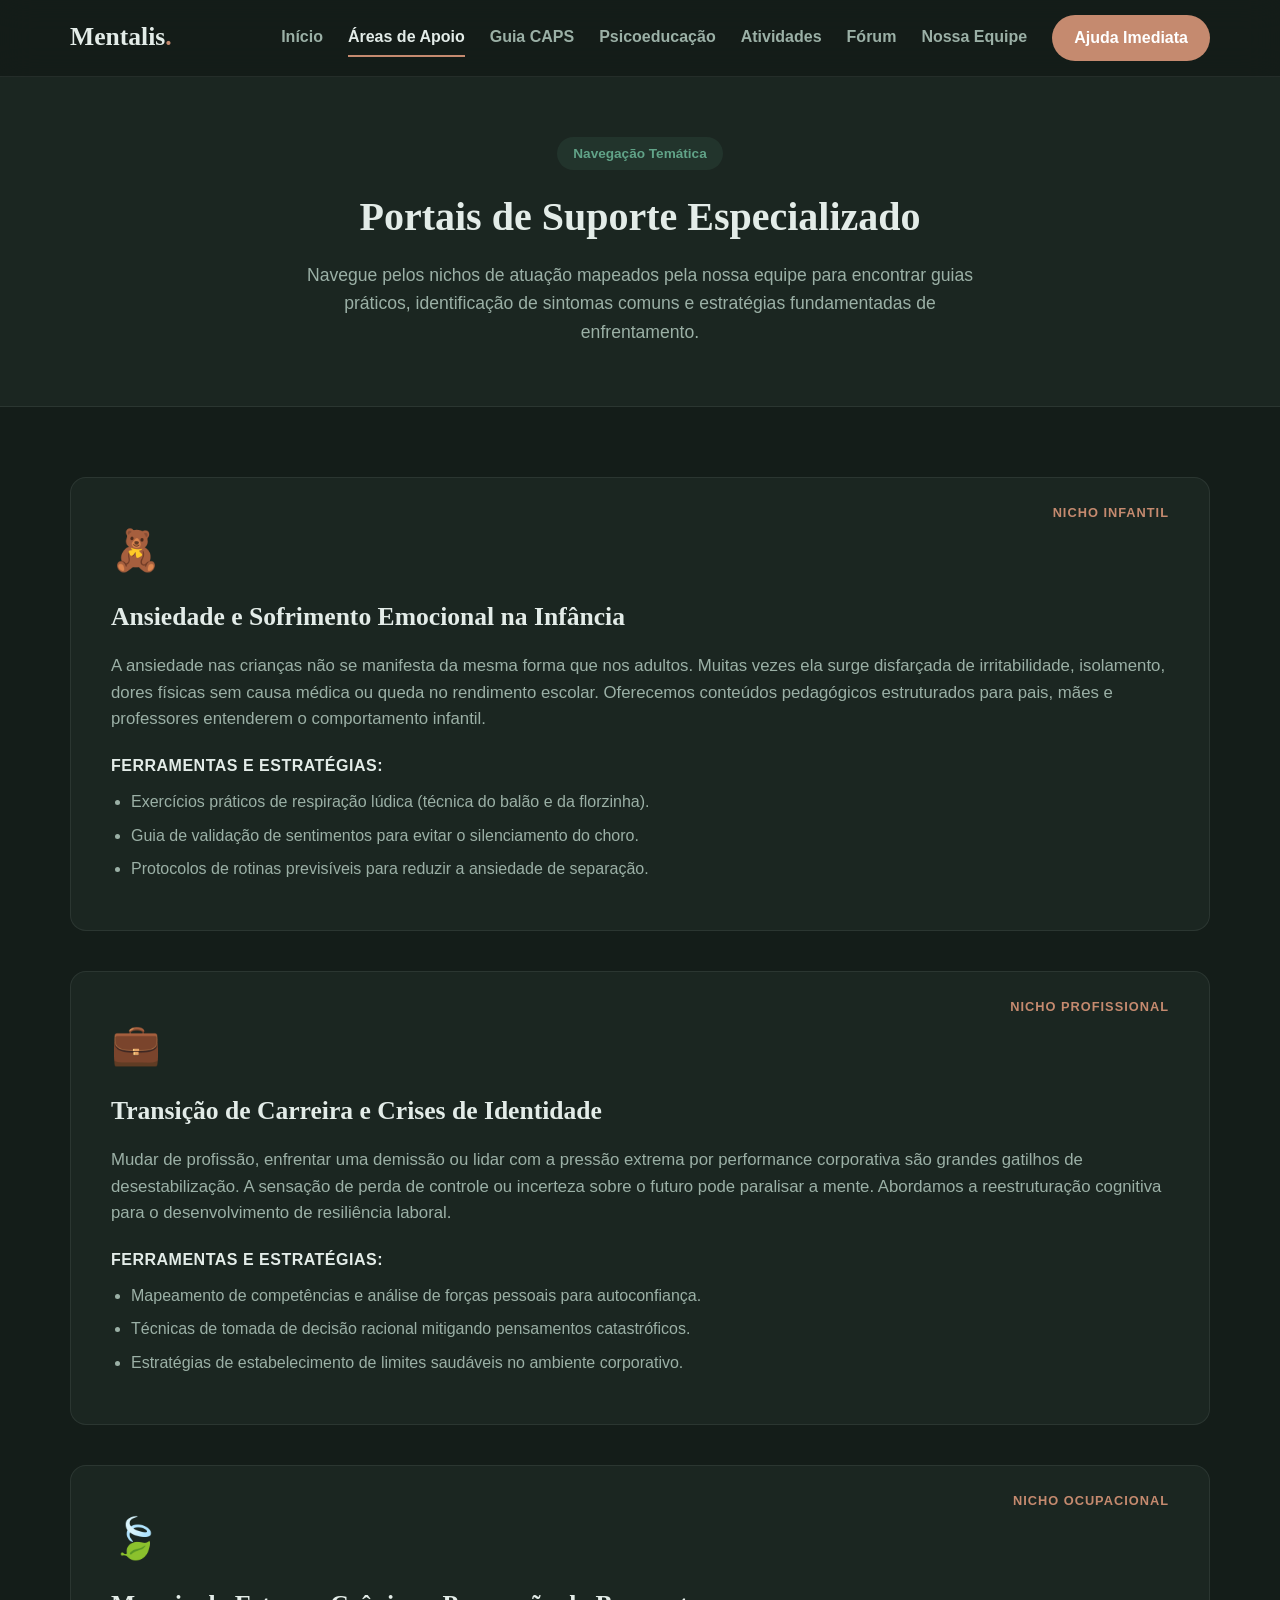
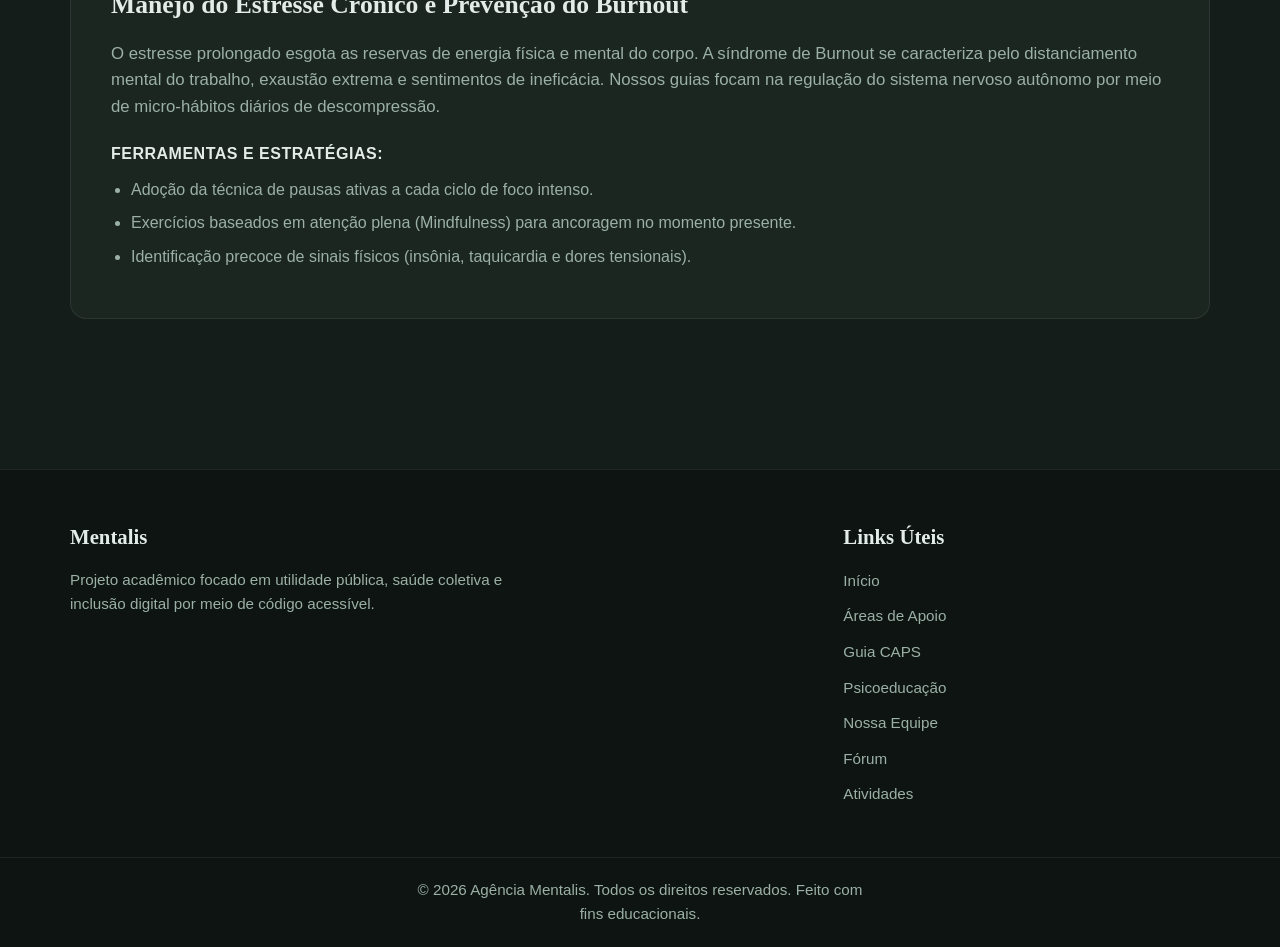
<file: servicos.html>
<!DOCTYPE html>
<html lang="pt-BR">
<head>
    <meta charset="UTF-8">
    <meta name="viewport" content="width=device-width, initial-scale=1.0">
    <title>Áreas de Apoio | Mentalis</title>
    <link rel="stylesheet" href="assets/css/style.css">
</head>
<body>

    <a href="#conteudo-principal" class="skip-link">Pular para o conteúdo principal</a>

   
    <header class="main-header">
        <div class="container header-flex">
            <a href="index.html" class="logo">Mentalis<span>.</span></a>
            
          
            <input type="checkbox" id="menu-controle" class="menu-checkbox">
            <label for="menu-controle" class="menu-toggle" aria-label="Abrir Menu">☰</label>
            
            <nav class="main-nav" aria-label="Navegação Principal">
                <a href="index.html" class="nav-link">Início</a>
                <a href="servicos.html" class="nav-link active">Áreas de Apoio</a>
                <a href="caps.html" class="nav-link">Guia CAPS</a>
                <a href="psicoeducacao.html" class="nav-link">Psicoeducação</a>
                <a href="atividades.html" class="nav-link">Atividades</a>
                <a href="forum.html" class="nav-link">Fórum</a>
                <a href="sobre.html" class="nav-link">Nossa Equipe</a>
                <a href="emergencia.html" class="btn-nav">Ajuda Imediata</a>
            </nav>
        </div>
    </header>

    
    <main id="conteudo-principal">
        <section class="internal-hero">
            <div class="container">
                <span class="badge">Navegação Temática</span>
                <h1>Portais de Suporte Especializado</h1>
                <p>Navegue pelos nichos de atuação mapeados pela nossa equipe para encontrar guias práticos, identificação de sintomas comuns e estratégias fundamentadas de enfrentamento.</p>
            </div>
        </section>

        <section class="section-padding">
            <div class="container">
                <div class="detailed-services-grid">
                    
                    <article class="detailed-card">
                        <div class="card-badge">Nicho Infantil</div>
                        <div class="card-icon" aria-hidden="true">🧸</div>
                        <h3>Ansiedade e Sofrimento Emocional na Infância</h3>
                        <p>A ansiedade nas crianças não se manifesta da mesma forma que nos adultos. Muitas vezes ela surge disfarçada de irritabilidade, isolamento, dores físicas sem causa médica ou queda no rendimento escolar. Oferecemos conteúdos pedagógicos estruturados para pais, mães e professores entenderem o comportamento infantil.</p>
                        <h4>Ferramentas e Estratégias:</h4>
                        <ul>
                            <li>Exercícios práticos de respiração lúdica (técnica do balão e da florzinha).</li>
                            <li>Guia de validação de sentimentos para evitar o silenciamento do choro.</li>
                            <li>Protocolos de rotinas previsíveis para reduzir a ansiedade de separação.</li>
                        </ul>
                    </article>

                    <article class="detailed-card">
                        <div class="card-badge">Nicho Profissional</div>
                        <div class="card-icon" aria-hidden="true">💼</div>
                        <h3>Transição de Carreira e Crises de Identidade</h3>
                        <p>Mudar de profissão, enfrentar uma demissão ou lidar com a pressão extrema por performance corporativa são grandes gatilhos de desestabilização. A sensação de perda de controle ou incerteza sobre o futuro pode paralisar a mente. Abordamos a reestruturação cognitiva para o desenvolvimento de resiliência laboral.</p>
                        <h4>Ferramentas e Estratégias:</h4>
                        <ul>
                            <li>Mapeamento de competências e análise de forças pessoais para autoconfiança.</li>
                            <li>Técnicas de tomada de decisão racional mitigando pensamentos catastróficos.</li>
                            <li>Estratégias de estabelecimento de limites saudáveis no ambiente corporativo.</li>
                        </ul>
                    </article>

                    <article class="detailed-card">
                        <div class="card-badge">Nicho Ocupacional</div>
                        <div class="card-icon" aria-hidden="true">🍃</div>
                        <h3>Manejo do Estresse Crônico e Prevenção do Burnout</h3>
                        <p>O estresse prolongado esgota as reservas de energia física e mental do corpo. A síndrome de Burnout se caracteriza pelo distanciamento mental do trabalho, exaustão extrema e sentimentos de ineficácia. Nossos guias focam na regulação do sistema nervoso autônomo por meio de micro-hábitos diários de descompressão.</p>
                        <h4>Ferramentas e Estratégias:</h4>
                        <ul>
                            <li>Adoção da técnica de pausas ativas a cada ciclo de foco intenso.</li>
                            <li>Exercícios baseados em atenção plena (Mindfulness) para ancoragem no momento presente.</li>
                            <li>Identificação precoce de sinais físicos (insônia, taquicardia e dores tensionais).</li>
                        </ul>
                    </article>

                </div>
            </div>
        </section>
    </main>


    <footer class="main-footer">
        <div class="container footer-grid">
            <div>
                <h3>Mentalis</h3>
                <p>Projeto acadêmico focado em utilidade pública, saúde coletiva e inclusão digital por meio de código acessível.</p>
            </div>
            <div>
                <h3>Links Úteis</h3>
                <nav aria-label="Links do Rodapé">
                    <ul class="footer-links">
                        <li><a href="index.html">Início</a></li>
                        <li><a href="servicos.html">Áreas de Apoio</a></li>
                        <li><a href="caps.html">Guia CAPS</a></li>
                        <li><a href="psicoeducacao.html">Psicoeducação</a></li>
                        <li><a href="sobre.html">Nossa Equipe</a></li>
                        <li><a href="forum.html">Fórum</a></li>
                        <li><a href="atividades.html">Atividades</a></li>
                    </ul>
                </nav>
            </div>
        </div>
        <div class="footer-bottom">
            <p>&copy; 2026 Agência Mentalis. Todos os direitos reservados. Feito com fins educacionais.</p>
        </div>
    </footer>

    <div class="page-glow"></div>

    <script src="assets/js/main.js"></script>
</body>
</html>
</file>
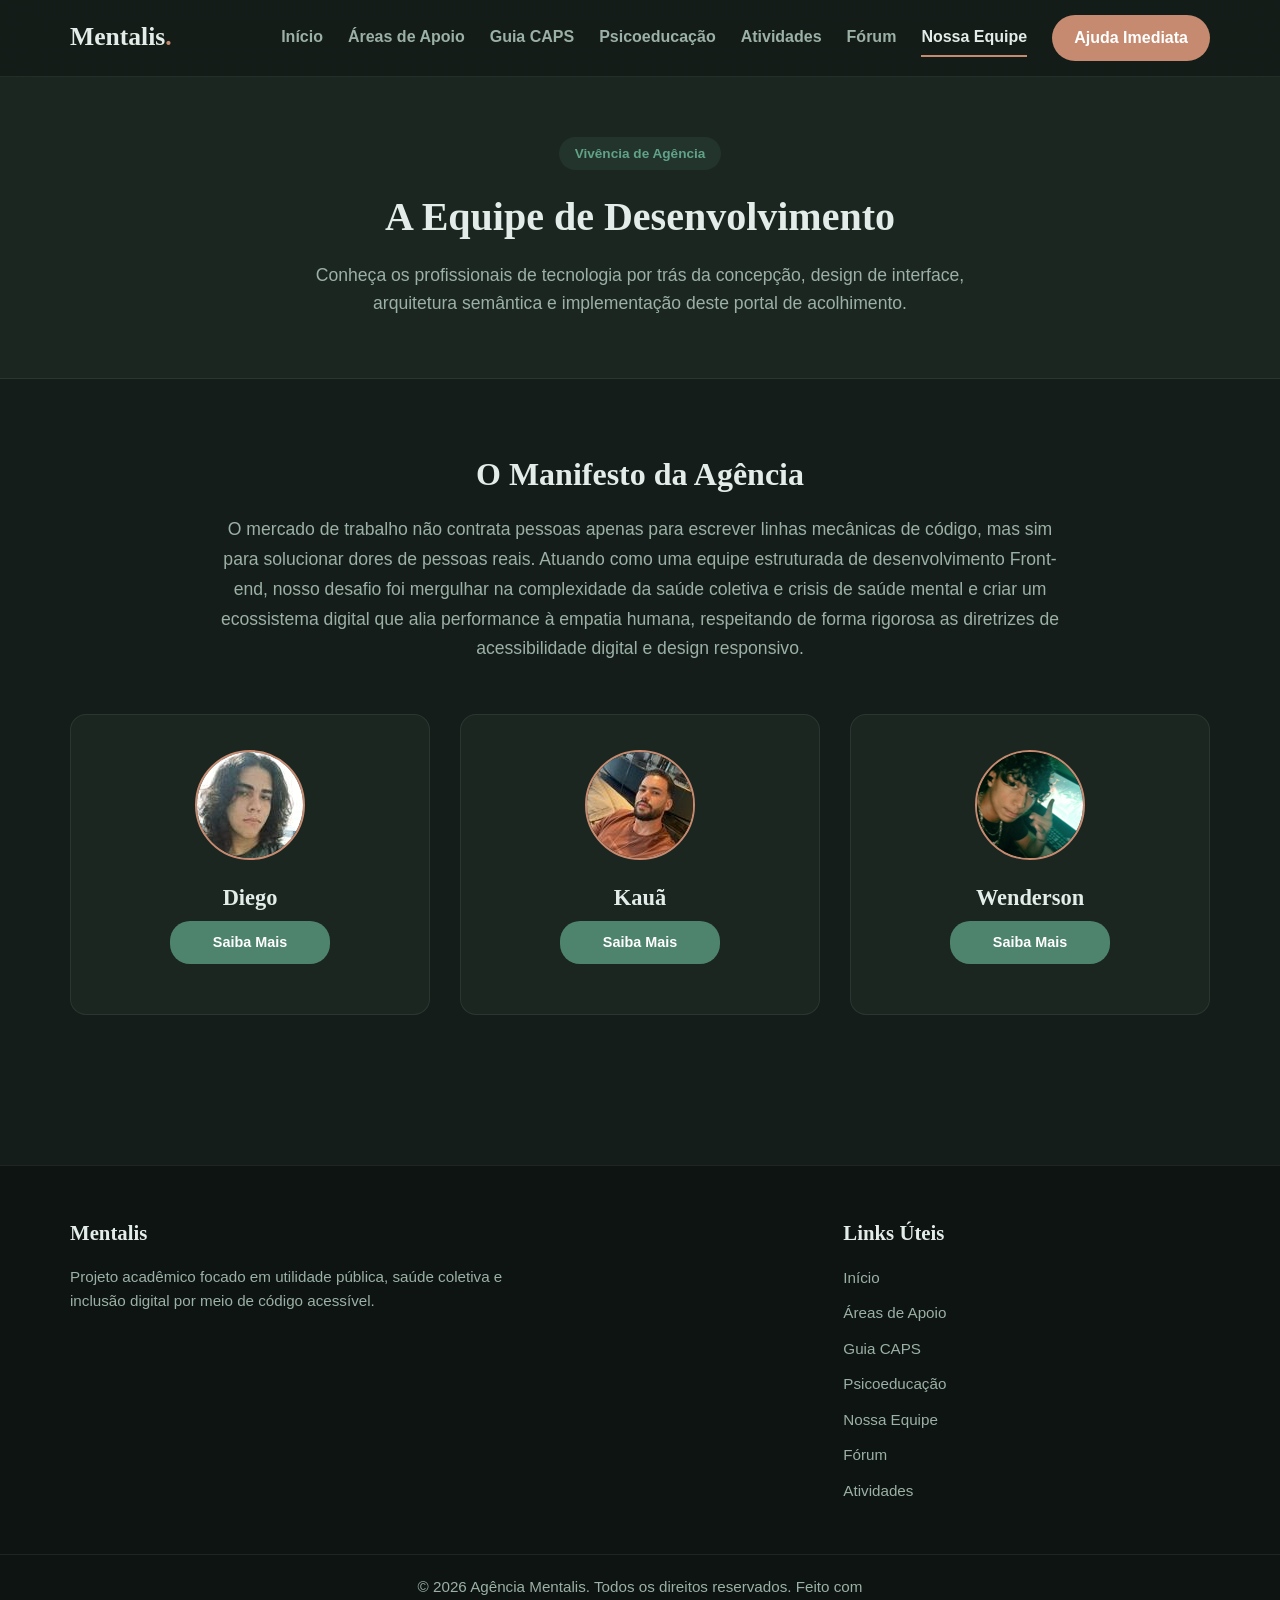
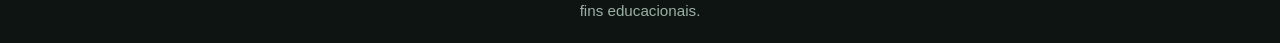
<file: sobre.html>
<!DOCTYPE html>
<html lang="pt-BR">
<head>
    <meta charset="UTF-8">
    <meta name="viewport" content="width=device-width, initial-scale=1.0">
    <title>Nossa Equipe | Mentalis</title>
    <link rel="stylesheet" href="assets/css/style.css">
</head>
<body>

    <a href="#conteudo-principal" class="skip-link">Pular para o conteúdo principal</a>

    <header class="main-header">
        <div class="container header-flex">
            <a href="index.html" class="logo">Mentalis<span>.</span></a>
            
            <input type="checkbox" id="menu-controle" class="menu-checkbox">
            <label for="menu-controle" class="menu-toggle" aria-label="Abrir Menu">☰</label>
            
            <nav class="main-nav" aria-label="Navegação Principal">
                <a href="index.html" class="nav-link">Início</a>
                <a href="servicos.html" class="nav-link">Áreas de Apoio</a>
                <a href="caps.html" class="nav-link">Guia CAPS</a>
                <a href="psicoeducacao.html" class="nav-link">Psicoeducação</a>
                <a href="atividades.html" class="nav-link">Atividades</a>
                <a href="forum.html" class="nav-link">Fórum</a>
                <a href="sobre.html" class="nav-link active">Nossa Equipe</a>
                <a href="emergencia.html" class="btn-nav">Ajuda Imediata</a>
            </nav>
        </div>
    </header>

    <main id="conteudo-principal">
        <section class="internal-hero">
            <div class="container">
                <span class="badge">Vivência de Agência</span>
                <h1>A Equipe de Desenvolvimento</h1>
                <p>Conheça os profissionais de tecnologia por trás da concepção, design de interface, arquitetura semântica e implementação deste portal de acolhimento.</p>
            </div>
        </section>

        <section class="section-padding">
            <div class="container">
                <div class="about-intro-text">
                    <h2>O Manifesto da Agência</h2>
                    <p>O mercado de trabalho não contrata pessoas apenas para escrever linhas mecânicas de código, mas sim para solucionar dores de pessoas reais. Atuando como uma equipe estruturada de desenvolvimento Front-end, nosso desafio foi mergulhar na complexidade da saúde coletiva e crisis de saúde mental e criar um ecossistema digital que alia performance à empatia humana, respeitando de forma rigorosa as diretrizes de acessibilidade digital e design responsivo.</p>
                </div>

                <div class="team-cards-grid">
                    
                    <article class="team-profile-card">
                        <div class="glow"></div>
                        <div class="avatar-wrapper">
                            <div class="avatar-placeholder">
                                <img src="assets/img/WhatsApp Image 2026-05-31 at 18.02.40.jpeg" alt="Diego Porti">
                            </div>
                        </div>
                        <h3>Diego</h3>
                        <a href="portfolios/porti_diego/index.html" class="btn-saiba-mais">Saiba Mais</a>
                    </article>

                    <article class="team-profile-card">
                        <div class="glow"></div>
                        <div class="avatar-wrapper">
                            <img src="portfolios/porti_kaua/img/Kaua_img.png.jpeg" alt="Kauã Barbosa">
                        </div>
                        <h3>Kauã</h3>
                        <a href="portfolios/porti_kaua/index.html" class="btn-saiba-mais">Saiba Mais</a>
                    </article>

                    <article class="team-profile-card">
                        <div class="glow"></div>
                        <div class="avatar-wrapper">
                            <img src="assets/img/weizin.png" alt="Wenderson Carlos">
                        </div>
                        <h3>Wenderson</h3>
                        <a href="portfolios/porti_wenderson/index.html" class="btn-saiba-mais">Saiba Mais</a>
                    </article>

                </div>
            </div>
        </section>
    </main>

    <footer class="main-footer">
        <div class="container footer-grid">
            <div>
                <h3>Mentalis</h3>
                <p>Projeto acadêmico focado em utilidade pública, saúde coletiva e inclusão digital por meio de código acessível.</p>
            </div>
            <div>
                <h3>Links Úteis</h3>
                <nav aria-label="Links do Rodapé">
                    <ul class="footer-links">
                        <li><a href="index.html">Início</a></li>
                        <li><a href="servicos.html">Áreas de Apoio</a></li>
                        <li><a href="caps.html">Guia CAPS</a></li>
                        <li><a href="psicoeducacao.html">Psicoeducação</a></li>
                        <li><a href="sobre.html">Nossa Equipe</a></li>
                        <li><a href="forum.html">Fórum</a></li>
                        <li><a href="atividades.html">Atividades</a></li>
                    </ul>
                </nav>
            </div>
        </div>
        <div class="footer-bottom">
            <p>&copy; 2026 Agência Mentalis. Todos os direitos reservados. Feito com fins educacionais.</p>
        </div>
    </footer>

    <div class="page-glow"></div>

    <script src="assets/js/main.js"></script>
</body>
</html>
</file>
<file: assets/css/style.css>
:root {
    --bg-main: #141D19;        
    --bg-alt: #1B2621;         
    --text-main: #E3ECE8;      
    --text-muted: #9BB0A6;    
    --primary: #4E846D;        
    --primary-hover: #61A388;  
    --secondary: #C58A6F;      
    --border-glass: rgba(227, 236, 232, 0.08);
    
    --font-title: 'Lora', Georgia, serif;
    --font-body: 'Nunito', Helvetica, Arial, sans-serif;
}

* {
    margin: 0;
    padding: 0;
    box-sizing: border-box;
}

html {
    scroll-behavior: smooth;
    font-size: 16px;
}

body {
    background-color: var(--bg-main);
    color: var(--text-main);
    font-family: var(--font-body);
    line-height: 1.6;
    overflow-x: hidden;
}

.page-glow {
    pointer-events: none;
    position: fixed;
    left: 50%;
    top: 50%;
    width: 280px;
    height: 280px;
    transform: translate(-50%, -50%);
    border-radius: 50%;
    background: radial-gradient(circle at center, rgba(18, 53, 27, 0.072), rgba(29, 76, 39, 0.263) 30%, transparent 72%);
    filter: blur(32px);
    opacity: 0;
    transition: opacity 0.25s ease, transform 0.2s ease;
    z-index: 1;
    mix-blend-mode: screen;
}

.container {
    width: 90%;
    max-width: 1140px;
    margin: 0 auto;
}

.skip-link {
    position: absolute;
    top: -100px;
    left: 10px;
    background: var(--secondary);
    color: white;
    padding: 10px 20px;
    z-index: 9999;
    transition: top 0.3s;
    border-radius: 4px;
    text-decoration: none;
    font-weight: bold;
}
.skip-link:focus { top: 10px; }

.main-header {
    position: sticky;
    top: 0;
    z-index: 1000;
    background: rgba(20, 29, 25, 0.85);
    backdrop-filter: blur(16px);
    -webkit-backdrop-filter: blur(16px);
    border-bottom: 1px solid var(--border-glass);
    padding: 15px 0;
}

.header-flex {
    display: flex;
    justify-content: space-between;
    align-items: center;
    position: relative;
}

.logo {
    font-family: var(--font-title);
    font-size: 1.6rem;
    font-weight: 700;
    color: var(--text-main);
    text-decoration: none;
}
.logo span { color: var(--secondary); }

.menu-checkbox {
    display: none;
}

.menu-toggle {
    background: none;
    border: none;
    color: var(--text-main);
    font-size: 1.8rem;
    cursor: pointer;
    display: none;
    padding: 5px 10px;
    user-select: none;
    min-width: 48px;
    min-height: 48px;
    align-items: center;
    justify-content: center;
}

.main-nav {
    display: flex;
    flex-direction: row;
    align-items: center;
    gap: 25px;
}

.nav-link {
    color: var(--text-muted);
    text-decoration: none;
    font-weight: 600;
    font-size: 1rem;
    transition: color 0.3s;
    padding: 5px 0;
    border-bottom: 2px solid transparent;
}
.nav-link:hover, .nav-link.active {
    color: var(--text-main);
    border-bottom: 2px solid var(--secondary);
}

.btn-nav {
    background: var(--secondary);
    color: white;
    text-decoration: none;
    padding: 10px 22px;
    border-radius: 25px;
    text-align: center;
    font-weight: 700;
    transition: transform 0.2s;
}
.btn-nav:hover, .btn-nav.active {
    transform: scale(1.03);
    background: #bd5631;
}

@media (max-width: 768px) {
    .menu-toggle {
        display: flex;
    }

    .main-nav {
        display: none;
        flex-direction: column;
        position: absolute;
        top: 100%;
        left: -5%;
        width: 110%;
        background: var(--bg-alt);
        padding: 20px;
        gap: 15px;
        border-bottom: 1px solid var(--border-glass);
        box-shadow: 0 8px 16px rgba(0, 0, 0, 0.2);
    }

    .menu-checkbox:checked ~ .main-nav {
        display: flex;
    }

    .main-nav .nav-link {
        width: 100%;
        text-align: center;
        padding: 8px 0;
    }

    .main-nav .btn-nav {
        width: 100%;
        display: block;
    }

    .menu-checkbox:checked ~ .menu-toggle::before {
        content: "";
    }
    .menu-checkbox:checked ~ .menu-toggle {
        font-size: 1.6rem;
        content: "";
    }
}

.hero-section {
    padding: 60px 0;
    min-height: calc(100vh - 80px);
    display: flex;
    align-items: center;
}

.hero-grid {
    display: grid;
    grid-template-columns: 1fr;
    gap: 40px;
    align-items: center;
}

@media (min-width: 768px) {
    .hero-grid { grid-template-columns: 1.2fr 0.8fr; }
}

.badge {
    background: rgba(78, 132, 109, 0.15);
    color: var(--primary-hover);
    padding: 6px 16px;
    border-radius: 20px;
    font-size: 0.85rem;
    font-weight: 700;
    display: inline-block;
    margin-bottom: 15px;
}

.hero-text h1 {
    font-family: var(--font-title);
    font-size: 2.2rem;
    line-height: 1.2;
    margin-bottom: 20px;
}
@media (min-width: 768px) { .hero-text h1 { font-size: 3.2rem; } }

.hero-text p {
    color: var(--text-muted);
    font-size: 1.1rem;
    margin-bottom: 35px;
}

.hero-actions {
    display: flex;
    flex-direction: column;
    gap: 15px;
}
@media (min-width: 480px) { .hero-actions { flex-direction: row; } }

.btn {
    padding: 14px 30px;
    border-radius: 30px;
    text-decoration: none;
    font-weight: 700;
    text-align: center;
    transition: all 0.3s ease;
}
.btn-primary { background: var(--primary); color: white; }
.btn-primary:hover { background: var(--primary-hover); transform: translateY(-2px); }

.btn-secondary { border: 2px solid var(--border-glass); color: var(--text-main); }
.btn-secondary:hover { background: rgba(255,255,255,0.05); }

.hero-visual { display: flex; justify-content: center; }

.orbe-viva {
    width: 250px;
    height: 250px;
    background: linear-gradient(45deg, var(--primary), var(--secondary));
    filter: blur(8px);
    box-shadow: 0 0 40px rgba(78, 132, 109, 0.3);
    border-radius: 60% 40% 30% 70% / 60% 30% 70% 40%;
    animation: pulsarOrbe 8s ease-in-out infinite alternate;
}
@keyframes pulsarOrbe {
    0% { border-radius: 60% 40% 30% 70% / 60% 30% 70% 40%; transform: scale(1); }
    100% { border-radius: 40% 60% 70% 30% / 40% 70% 30% 60%; transform: scale(1.2); }
}

.stats-section {
    padding: 60px 0;
    background: var(--bg-alt);
    border-top: 1px solid var(--border-glass);
    border-bottom: 1px solid var(--border-glass);
}
.stats-grid {
    display: grid;
    grid-template-columns: 1fr;
    gap: 30px;
    text-align: center;
}
@media (min-width: 768px) { .stats-grid { grid-template-columns: repeat(3, 1fr); } }

.stat-card h2 {
    font-family: var(--font-title);
    font-size: 3rem;
    color: var(--secondary);
    margin-bottom: 5px;
}
.stat-card p { color: var(--text-muted); font-size: 0.95rem; }

.text-block-center {
    max-width: 800px;
    margin: 0 auto;
    text-align: center;
}
.text-block-center h2 { font-family: var(--font-title); font-size: 2.2rem; margin-bottom: 20px; }
.text-block-center p { color: var(--text-muted); font-size: 1.1rem; line-height: 1.7; }
.highlights-section { padding: 80px 0; }

.internal-hero {
    padding: 60px 0;
    background: var(--bg-alt);
    text-align: center;
    border-bottom: 1px solid var(--border-glass);
}
.internal-hero h1 { font-family: var(--font-title); font-size: 2.5rem; margin-bottom: 12px; }
.internal-hero p { color: var(--text-muted); max-width: 700px; margin: 0 auto; font-size: 1.1rem; }

.section-padding { padding: 70px 0; }
.alt-bg { background-color: var(--bg-alt); }

.detailed-services-grid {
    display: grid;
    grid-template-columns: 1fr;
    gap: 40px;
}
.detailed-card {
    background: var(--bg-alt);
    border: 1px solid var(--border-glass);
    border-radius: 16px;
    padding: 40px;
    position: relative;
    transition: border-color 0.3s;
}
.detailed-card:hover { border-color: var(--primary); }

.card-badge {
    position: absolute;
    top: 25px;
    right: 40px;
    font-size: 0.8rem;
    font-weight: bold;
    text-transform: uppercase;
    color: var(--secondary);
    letter-spacing: 1px;
}
.detailed-card .card-icon { font-size: 2.5rem; margin-bottom: 15px; }
.detailed-card h3 { font-family: var(--font-title); font-size: 1.6rem; margin-bottom: 15px; }
.detailed-card p { color: var(--text-muted); margin-bottom: 20px; font-size: 1.05rem; }
.detailed-card h4 { margin-bottom: 10px; font-size: 1rem; color: var(--text-main); text-transform: uppercase; letter-spacing: 0.5px; }
.detailed-card ul { margin-left: 20px; color: var(--text-muted); }
.detailed-card ul li { margin-bottom: 8px; }

.caps-interactive-grid {
    display: grid;
    grid-template-columns: 1fr;
    gap: 40px;
}
@media (min-width: 992px) { .caps-interactive-grid { grid-template-columns: 1fr 1fr; } }

.caps-menu-side h2 { font-family: var(--font-title); margin-bottom: 15px; }
.caps-menu-side p { color: var(--text-muted); margin-bottom: 30px; }

/* Fórum de Apoio */
.forum-section { display: grid; grid-template-columns: 1fr; gap: 24px; }
.forum-grid { display: grid; gap: 24px; grid-template-columns: 1fr; }
.forum-panel { background: var(--bg-alt); border: 1px solid var(--border-glass); border-radius: 18px; padding: 32px; box-shadow: 0 20px 50px rgba(0,0,0,0.18); }
.forum-panel.alt-bg { background: rgba(255,255,255,0.04); }
.card-header h2, .card-header h3 { font-family: var(--font-title); margin-bottom: 14px; color: var(--text-main); }
.card-header p { color: var(--text-muted); line-height: 1.75; }
.forum-form { display: grid; gap: 18px; margin-top: 16px; }
.form-group { display: grid; gap: 10px; }
.form-group label { color: var(--text-main); font-weight: 600; }
.form-group input,
.form-group select,
.form-group textarea { width: 100%; border: 1px solid var(--border-glass); border-radius: 14px; background: rgba(255,255,255,0.04); color: var(--text-main); padding: 16px 18px; resize: vertical; }
.form-group input:focus,
.form-group select:focus,
.form-group textarea:focus { outline: none; border-color: var(--primary); box-shadow: 0 0 0 4px rgba(78,132,109,0.12); }
.form-alert { color: #e3b795; font-size: 0.95rem; min-height: 24px; }
.forum-posts { display: grid; gap: 24px; }
.forum-post { background: var(--bg-alt); border: 1px solid var(--border-glass); border-radius: 20px; padding: 28px; }
.post-header { display: flex; justify-content: space-between; gap: 20px; margin-bottom: 18px; align-items: flex-start; }
.post-header h3 { margin: 0; font-family: var(--font-title); font-size: 1.2rem; }
.post-meta, .response-meta { display: flex; gap: 12px; flex-wrap: wrap; color: var(--text-muted); font-size: 0.95rem; }
.post-time { color: var(--text-muted); }
.status-pill { display: inline-flex; align-items: center; justify-content: center; background: rgba(255,255,255,0.08); color: var(--text-main); border-radius: 999px; padding: 6px 14px; font-size: 0.85rem; font-weight: 700; }
.response-list { margin-top: 18px; display: grid; gap: 14px; }
.response-card { background: rgba(255,255,255,0.04); border: 1px solid rgba(255,255,255,0.08); border-radius: 16px; padding: 18px; }
.response-card p { margin: 12px 0 0; color: var(--text-muted); line-height: 1.75; }
.response-meta span:first-child { color: var(--text-main); font-weight: 700; }
.response-meta span:last-child { color: var(--text-muted); }
@media (min-width: 768px) { .forum-grid { grid-template-columns: repeat(2, 1fr); } }
@media (max-width: 768px) { .forum-panel { padding: 24px; } }

/* Atividades Calmantes */
.activity-grid { display: grid; grid-template-columns: repeat(3, minmax(260px, 1fr)); gap: 24px; }
.activity-card { background: var(--bg-alt); border: 1px solid var(--border-glass); border-radius: 22px; padding: 28px; box-shadow: 0 24px 55px rgba(0,0,0,0.14); }
.activity-card.alt-bg { background: rgba(255,255,255,0.04); }
.breathing-widget, .affirmation-widget, .focus-widget { display: grid; gap: 18px; margin-top: 18px; }
.breathing-circle { width: 160px; height: 160px; border-radius: 50%; border: 8px solid rgba(78,132,109,0.24); margin: 0 auto; transition: transform 2s ease, box-shadow 1.2s ease; background: radial-gradient(circle, rgba(78,132,109,0.15), transparent 65%); }
.breathing-circle.active { animation: breath-glow 10s ease-in-out infinite; box-shadow: 0 0 40px rgba(78,132,109,0.24); }
.breathing-info { text-align: center; }
.breathing-info p { color: var(--text-muted); margin-bottom: 0; }

@keyframes breath-glow {
    0%, 100% { box-shadow: 0 0 24px rgba(78,132,109,0.18); }
    50% { box-shadow: 0 0 44px rgba(78,132,109,0.26); }
}
.affirmation-box { min-height: 120px; border-radius: 18px; border: 1px solid var(--border-glass); background: rgba(255,255,255,0.04); display: flex; align-items: center; justify-content: center; padding: 22px; color: var(--text-main); font-size: 1rem; line-height: 1.7; text-align: center; }
.affirmation-reveal { animation: pulseText 0.9s ease; }
@keyframes pulseText { 0%,100% { transform: scale(1); } 50% { transform: scale(1.02); } }
.focus-list { list-style: none; padding-left: 0; margin: 0; display: grid; gap: 10px; }
.focus-list li { background: rgba(255,255,255,0.04); border: 1px solid var(--border-glass); border-radius: 14px; padding: 14px 18px; color: var(--text-muted); }
@media (max-width: 992px) { .activity-grid { grid-template-columns: 1fr; } }

.interactive-list { list-style: none; }
.list-item {
    display: flex;
    gap: 20px;
    padding: 20px;
    background: var(--bg-alt);
    border: 1px solid var(--border-glass);
    border-radius: 12px;
    cursor: pointer;
    margin-bottom: 15px;
    transition: all 0.3s;
}
.list-item .step-num {
    font-family: var(--font-title);
    font-size: 1.5rem;
    font-weight: bold;
    color: var(--primary-hover);
}
.list-item strong { display: block; font-size: 1.1rem; margin-bottom: 2px; }
.list-item p { color: var(--text-muted); font-size: 0.9rem; }
.list-item.active {
    border-color: var(--primary);
    background: rgba(78, 132, 109, 0.05);
}

.display-box {
    background: var(--bg-alt);
    border: 1px solid var(--border-glass);
    padding: 45px;
    border-radius: 16px;
    min-height: 300px;
    display: flex;
    flex-direction: column;
    justify-content: center;
    box-shadow: inset 0 0 30px rgba(0,0,0,0.2);
    transition: opacity 0.2s ease-in-out;
}
.display-box h3 { font-family: var(--font-title); font-size: 1.7rem; margin-bottom: 15px; color: var(--secondary); }
.display-box p { color: var(--text-muted); font-size: 1.1rem; line-height: 1.7; }

.caps-types-grid {
    display: grid;
    grid-template-columns: 1fr;
    gap: 20px;
    margin-top: 40px;
}
@media (min-width: 768px) { .caps-types-grid { grid-template-columns: repeat(2, 1fr); } }

.type-card {
    background: var(--bg-main);
    padding: 25px;
    border-radius: 12px;
    border-left: 4px solid var(--primary);
    text-align: left;
}
.type-card h3 { font-family: var(--font-title); font-size: 1.25rem; margin-bottom: 10px; }
.type-card p { color: var(--text-muted); font-size: 0.95rem; }

.about-intro-text {
    max-width: 850px;
    margin: 0 auto 50px auto;
    text-align: center;
}
.about-intro-text h2 { font-family: var(--font-title); font-size: 2rem; margin-bottom: 15px; }
.about-intro-text p { color: var(--text-muted); font-size: 1.1rem; line-height: 1.7; }

.team-cards-grid {
    display: grid;
    grid-template-columns: 1fr;
    gap: 30px;
}
@media (min-width: 768px) { .team-cards-grid { grid-template-columns: repeat(auto-fit, minmax(300px, 1fr)); } }

.team-profile-card {
    position: relative;
    overflow: hidden;
    background: var(--bg-alt);
    border: 1px solid var(--border-glass);
    border-radius: 16px;
    padding: 35px;
    text-align: center;
    transition: transform 0.3s;
    height: max-content;  
}
.team-profile-card:hover { transform: translateY(-5px); }

.team-profile-card .glow {
    display: none;
}

.avatar-wrapper {
    width: 110px;
    height: 110px;
    margin: 0 auto 20px auto;
    border-radius: 50%;
    overflow: hidden;
    background: linear-gradient(45deg, var(--bg-main), var(--primary));
    display: flex;
    align-items: center;
    justify-content: center;
    border: 2px solid var(--secondary);
}
    

.avatar-wrapper img {
    width: 100%;
    height: 100%;
    object-fit: cover;
    object-position: center;
    display: block;
}
.avatar-placeholder { font-size: 0.8rem; font-weight: bold; color: var(--text-muted); }

.team-profile-card h3 { font-family: var(--font-title); font-size: 1.4rem; margin-bottom: 5px; }
.role-badge {
    display: inline-block;
    color: var(--secondary);
    font-size: 0.85rem;
    font-weight: bold;
    text-transform: uppercase;
    letter-spacing: 1px;
    margin-bottom: 15px;
}
.profile-bio { color: var(--text-muted); font-size: 0.95rem; margin-bottom: 25px; line-height: 1.6; }

.linkedin-btn {
    display: inline-block;
    color: var(--text-main);
    text-decoration: none;
    font-weight: bold;
    font-size: 0.9rem;
    border-bottom: 2px solid var(--secondary);
    padding-bottom: 3px;
    transition: opacity 0.2s;
}
.linkedin-btn:hover { opacity: 0.8; }

.btn-saiba-mais {
    display: block;
    background: var(--primary);
    color: white;
    text-decoration: none;
    font-weight: 700;
    font-size: 0.9rem;
    padding: 10px 20px;
    border-radius: 20px;
    margin: 0 auto 15px auto;
    max-width: 160px;         
    transition: all 0.3s ease;
}
.btn-saiba-mais:hover {
    background: var(--primary-hover);
    transform: translateY(-2px);
}

.emergency-hero {
    padding: 80px 0;
    background: linear-gradient(180deg, var(--bg-alt) 0%, var(--bg-main) 100%);
    border-bottom: 1px solid var(--border-glass);
}
.main-emergency-btn {
    display: inline-block;
    background: #A64B2A;
    color: white;
    font-weight: 800;
    text-decoration: none;
    padding: 16px 40px;
    border-radius: 35px;
    font-size: 1.1rem;
    margin-top: 30px;
    box-shadow: 0 10px 25px rgba(166, 75, 42, 0.4);
    transition: all 0.3s;
}
.main-emergency-btn:hover { background: #bd5631; transform: translateY(-2px); }

.technical-emergency-grid {
    display: grid;
    grid-template-columns: 1fr;
    gap: 25px;
}
@media (min-width: 768px) { .technical-emergency-grid { grid-template-columns: repeat(3, 1fr); } }

.emergency-info-card {
    background: var(--bg-alt);
    border: 1px solid var(--border-glass);
    border-radius: 12px;
    padding: 30px;
    display: flex;
    flex-direction: column;
    justify-content: space-between;
}
.emergency-info-card h3 { font-family: var(--font-title); font-size: 1.3rem; margin-bottom: 15px; }
.emergency-info-card p { color: var(--text-muted); font-size: 0.95rem; margin-bottom: 20px; line-height: 1.6; }

.info-tag {
    background-color: rgba(78, 132, 109, 0.2);
    color: var(--text-main);
    padding: 8px 12px;
    border-radius: 6px;
    font-size: 0.85rem;
    font-weight: bold;
    text-align: center;
}

.main-footer {
    background: #0D1411;
    padding: 50px 0 20px 0;
    border-top: 1px solid var(--border-glass);
    margin-top: 80px;
}
.footer-grid {
    display: grid;
    grid-template-columns: 1fr;
    gap: 40px;
    margin-bottom: 40px;
}
@media (min-width: 768px) { .footer-grid { grid-template-columns: 2fr 1fr; } }

.main-footer h3 { font-family: var(--font-title); margin-bottom: 15px; font-size: 1.3rem; }
.main-footer p { color: var(--text-muted); font-size: 0.95rem; max-width: 450px; }

.footer-links { list-style: none; }
.footer-links li { margin-bottom: 10px; }
.footer-links a { color: var(--text-muted); text-decoration: none; transition: color 0.2s; font-size: 0.95rem; }
.footer-links a:hover { color: var(--text-main); }

.footer-bottom {
    border-top: 1px solid var(--border-glass);
    padding-top: 20px;
    margin-top: 20px;      
    color: var(--text-muted);
    display: flex !important;
    justify-content: center !important;
    align-items: center !important;
    text-align: center !important;
    width: 100% !important;
    clear: both !important; 
}
</file>
<file: porti_kaua/style4.css>
:root{
	--bg-main: #141D19;
	--bg-alt: #1B2621;
	--text-main: #E3ECE8;
	--text-muted: #9BB0A6;
	--primary: #4E846D;
	--primary-hover: #61A388;
	--secondary: #C58A6F;
	--border-glass: rgba(227,236,232,0.08);
	--font-title: 'Lora', Georgia, serif;
	--font-body: 'Nunito', Helvetica, Arial, sans-serif;
	--radius: 20px;
	--container: 1100px;
}

*{box-sizing:border-box}
html,body{height:100%}
body{
	margin:0;
	font-family: var(--font-body), Inter, system-ui, -apple-system, "Segoe UI", Roboto, Arial, sans-serif;
	background-color: var(--bg-main);
	color:var(--text-main);
	-webkit-font-smoothing:antialiased;
	-moz-osx-font-smoothing:grayscale;
}

.container{max-width:var(--container);margin:0 auto;padding:0 1rem}
.skip-link{position:absolute;left:-999px}
.skip-link:focus{left:1rem;top:1rem;background:var(--secondary);color:#fff;padding:.5rem .75rem;border-radius:8px}

/* Topbar / Header */
.site-header{position:sticky;top:0;z-index:100;padding:18px 0;background:transparent}
.header-inner{display:flex;justify-content:space-between;align-items:center;padding:0 1rem}
.logo{font-size:1.2rem;font-weight:900}
.tag{color:var(--text-muted);font-size:.9rem}
.main-nav ul{display:flex;gap:24px;list-style:none}
.main-nav a{color:var(--text-muted);text-decoration:none}
.main-nav a:hover{color:var(--text-main);border-bottom:2px solid var(--secondary)}

/* Hero */
.hero{min-height:70vh;padding:6% 0;display:flex;align-items:center}
.hero-inner{display:flex;gap:80px;align-items:center}
.hero-copy{max-width:650px}
.eyebrow{font-size:2rem;margin:0 0 .6rem;line-height:1}
.lead{color:var(--text-muted);font-size:1.05rem;margin:0 0 1.25rem}
.hero-ctas{display:flex;gap:16px}
.btn{display:inline-block;padding:14px 26px;border-radius:999px;text-decoration:none;font-weight:700}
.btn.primary{background:var(--primary);color:white}
.btn.primary:hover{background:var(--primary-hover);transform:translateY(-3px)}
.btn.ghost{border:1px solid var(--border-glass);color:var(--text-main);background:transparent}

/* Hero card */
.hero-card{width:340px;height:380px;background:var(--bg-alt);border:1px solid var(--border-glass);backdrop-filter:blur(12px);border-radius:28px;position:relative;padding:1.25rem;display:flex;flex-direction:column;justify-content:center;align-items:center}
.hero-card .circle{width:160px;height:160px;border-radius:50%;background:linear-gradient(45deg,var(--primary),var(--secondary));filter:blur(18px);position:absolute;left:50%;transform:translateX(-50%);top:10%}
.hero-card .card-content{position:relative;z-index:2;color:var(--text-muted);text-align:center}

/* Sections */
.about{padding:80px 0}
.section-title{font-size:1.4rem;margin-bottom:12px}
.about-text{color:var(--text-muted);max-width:70ch}

.skills{padding:40px 0}
.skills-grid{display:grid;grid-template-columns:repeat(3,1fr);gap:20px}
.skill-card{background:var(--bg-alt);padding:22px;border-radius:20px;border:1px solid var(--border-glass)}
.skill-card h4{margin:0 0 8px}
.skill-card p{color:var(--text-muted);margin:0}

/* Projects */
.projects{padding:80px 0}
.muted{color:var(--text-muted);margin:0 0 12px}
.projects-grid{display:grid;grid-template-columns:1fr 1fr;gap:20px}
.project-card{display:flex;gap:24px;padding:24px;background:var(--bg-alt);border-radius:20px;border:1px solid var(--border-glass);align-items:flex-start}
.project-preview{width:420px;flex-shrink:0;border-radius:16px;overflow:hidden;background:linear-gradient(45deg,var(--primary),var(--secondary))}
.project-preview img{width:100%;height:260px;object-fit:cover;display:block}
.project-info{color:var(--text-muted)}
.project-buttons{display:flex;gap:12px;margin-top:16px}
.action-btn{display:inline-flex;align-items:center;justify-content:center;gap:.5rem;padding:.85rem 1.35rem;border-radius:999px;border:1px solid var(--border-glass);text-decoration:none;font-weight:700;color:var(--text-main);background:rgba(255,255,255,0.05);transition:transform .2s ease,background .2s ease,border-color .2s ease,box-shadow .2s ease;}
.action-btn:hover{background:rgba(78,132,109,0.12);border-color:var(--primary);transform:translateY(-2px);box-shadow:0 10px 30px rgba(46,125,83,0.15);}
.action-btn.clicked{transform:scale(0.96);opacity:.85;}
.action-btn[data-action="github"]{border-color:var(--secondary);}
.action-btn[data-action="github"]:hover{background:rgba(197,138,111,0.16);}
.action-btn[data-action="view-project"]{border-color:var(--primary);}
.action-btn[data-action="view-project"]:hover{background:rgba(78,132,109,0.16);}

/* Footer */
.site-footer{padding:56px 0;border-top:1px solid var(--border-glass);margin-top:40px}
.footer-inner{display:flex;justify-content:space-between;align-items:center}
.contact-info a{color:var(--text-muted);text-decoration:none}
.footer-meta{color:var(--text-muted)}

/* Typography and spacing */
h1,h2,h3,h4,h5{color:var(--text-main)}
p{line-height:1.7;color:var(--text-muted)}

/* Responsive */
@media (max-width:900px){
		.hero-inner{flex-direction:column-reverse;gap:32px;text-align:center}
		.hero-card{width:100%;height:auto}
		.projects-grid{grid-template-columns:1fr}
		.skills-grid{grid-template-columns:1fr}
		.project-preview{width:100%}
		.footer-inner{flex-direction:column;gap:12px;text-align:center}
}

@media (prefers-reduced-motion: reduce){*{transition:none!important}}
</file>
<file: portfolios/porti_diego/style2.css>
* {
    margin: 0;
    padding: 0;
    box-sizing: border-box;
    font-family: 'Segoe UI', Roboto, Helvetica, Arial, sans-serif;
}

:root {
    --bg-dark: #090f0c;       
    --bg-card: #111a15;   
    --bg-alt: #0d1511;       
    --text-main: #f4f6f5;     
    --text-muted: #8fa198;    
    --accent: #61a388;        
    --accent-hover: #4d856e;  
    --badge-bg: rgba(97, 163, 136, 0.1);
    --card-shadow: rgba(0, 0, 0, 0.5);
}

body {
    background-color: var(--bg-dark);
    color: var(--text-main);
    line-height: 1.65;
    scroll-behavior: smooth;
}

.skip-link {
    position: absolute;
    top: -100px;
    left: 0;
    background: var(--accent);
    color: var(--bg-dark);
    padding: 10px 20px;
    z-index: 999;
    font-weight: bold;
    text-decoration: none;
    transition: top 0.2s;
}
.skip-link:focus {
    top: 0;
}

.navbar {
    display: flex;
    justify-content: space-between;
    align-items: center;
    padding: 20px 8%;
    background-color: rgba(9, 15, 12, 0.85);
    backdrop-filter: blur(12px);
    position: sticky;
    top: 0;
    z-index: 100;
    border-bottom: 1px solid rgba(143, 161, 152, 0.08);
}

.navbar .logo {
    font-size: 1.5rem;
    font-weight: 700;
    letter-spacing: -0.5px;
}

.navbar .dot {
    color: var(--accent);
}

.navbar nav {
    display: flex;
    align-items: center;
}

.navbar nav a {
    margin-left: 30px;
    text-decoration: none;
    color: var(--text-muted);
    font-weight: 500;
    font-size: 0.95rem;
    transition: color 0.3s ease;
}

.navbar nav a:hover {
    color: var(--accent);
}

.navbar nav .nav-btn {
    border: 1px solid var(--accent);
    color: var(--accent);
    padding: 6px 16px;
    border-radius: 4px;
    transition: all 0.3s ease;
}

.navbar nav .nav-btn:hover {
    background-color: var(--accent);
    color: var(--bg-dark);
}

.alt-bg {
    background-color: var(--bg-alt);
}

.container {
    padding: 90px 8%;
    max-width: 1400px;
    margin: 0 auto;
}

.grid-2col {
    display: grid;
    grid-template-columns: 1.2fr 0.8fr;
    gap: 80px;
    align-items: center;
}

.badge {
    display: inline-block;
    background-color: var(--badge-bg);
    color: var(--accent);
    padding: 4px 14px;
    border-radius: 20px;
    font-size: 0.8rem;
    font-weight: 700;
    text-transform: uppercase;
    letter-spacing: 1px;
    margin-bottom: 20px;
    border: 1px solid rgba(97, 163, 136, 0.15);
}

.section-tag {
    color: var(--accent);
    font-weight: 700;
    font-size: 0.9rem;
    text-transform: uppercase;
    letter-spacing: 1.5px;
    display: block;
    margin-bottom: 15px;
}

/* Hero Intro */
.hero {
    height: 80vh;
    display: flex;
    align-items: center;
    padding: 0 8%;
}

.hero-content {
    max-width: 850px;
}

.hero h1 {
    font-size: 4rem;
    font-weight: 800;
    line-height: 1.15;
    margin-bottom: 25px;
    letter-spacing: -1.5px;
}

.hero .highlight {
    color: var(--accent);
}

.hero p {
    font-size: 1.35rem;
    color: var(--text-muted);
    margin-bottom: 40px;
    font-weight: 400;
}


.btn-primary, .btn-secondary {
    display: inline-block;
    text-decoration: none;
    padding: 14px 32px;
    border-radius: 6px;
    font-weight: 600;
    font-size: 1rem;
    transition: background 0.3s ease, transform 0.2s ease, border-color 0.3s ease;
}

.btn-primary {
    background-color: var(--accent);
    color: var(--bg-dark);
}

.btn-primary:hover {
    background-color: var(--accent-hover);
    transform: translateY(-2px);
}

.btn-secondary {
    border: 2px solid rgba(143, 161, 152, 0.3);
    color: var(--text-main);
    margin-left: 15px;
}

.btn-secondary:hover {
    border-color: var(--accent);
    color: var(--accent);
}


.profile-text h2 {
    font-size: 2.5rem;
    line-height: 1.25;
    margin-bottom: 25px;
    letter-spacing: -0.5px;
}

.profile-text p {
    color: var(--text-muted);
    margin-bottom: 20px;
    font-size: 1.1rem;
}

.profile-stats {
    display: flex;
    flex-direction: column;
    gap: 20px;
}

.stat-box {
    background-color: var(--bg-card);
    padding: 30px;
    border-radius: 8px;
    border-left: 4px solid var(--accent);
    box-shadow: 0 4px 20px rgba(0,0,0,0.1);
}

.stat-box h3 {
    font-size: 1.4rem;
    margin-bottom: 8px;
    color: var(--text-main);
}

.stat-box p {
    color: var(--text-muted);
    font-size: 0.95rem;
}


.skills-section, .methodology-section {
    padding: 100px 8%;
}

.section-title {
    text-align: center;
    margin-bottom: 60px;
}

.section-title h2 {
    font-size: 2.4rem;
    font-weight: 700;
    letter-spacing: -0.5px;
}

.section-title .line {
    width: 45px;
    height: 4px;
    background-color: var(--accent);
    margin: 14px auto 0;
    border-radius: 2px;
}

.skills-grid, .timeline-grid {
    display: grid;
    grid-template-columns: repeat(auto-fit, minmax(300px, 1fr));
    gap: 30px;
}

.skill-card, .step-card {
    background-color: var(--bg-card);
    padding: 40px;
    border-radius: 10px;
    border: 1px solid rgba(143, 161, 152, 0.04);
    transition: transform 0.3s ease, border-color 0.3s ease;
}

.skill-card:hover, .step-card:hover {
    transform: translateY(-5px);
    border-color: rgba(97, 163, 136, 0.2);
}

.skill-card .card-icon {
    font-size: 2rem;
    margin-bottom: 20px;
}

.skill-card h3, .step-card h3 {
    font-size: 1.4rem;
    margin-bottom: 15px;
    color: var(--text-main);
}

.skill-card p, .step-card p {
    font-size: 1rem;
    color: var(--text-muted);
}

.step-number {
    font-size: 2.5rem;
    font-weight: 800;
    color: rgba(97, 163, 136, 0.15);
    display: block;
    margin-bottom: 10px;
    font-family: monospace;
}


.featured-project {
    padding: 100px 8%;
}

.project-container {
    display: flex;
    gap: 70px;
    background-color: var(--bg-card);
    padding: 55px;
    border-radius: 12px;
    box-shadow: 0 20px 45px var(--card-shadow);
    align-items: center;
    border: 1px solid rgba(143, 161, 152, 0.04);
}

.project-image {
    flex: 1;
    display: flex;
    justify-content: center;
}

.project-image img {
    width: 100%;
    height: auto;
    max-width: 480px;
    border-radius: 8px;
    object-fit: cover;
    box-shadow: 0 10px 30px rgba(0, 0, 0, 0.6);
}

.project-info {
    flex: 1.2;
}

.project-category {
    color: var(--accent);
    font-size: 0.85rem;
    font-weight: 700;
    text-transform: uppercase;
    letter-spacing: 1px;
    display: block;
    margin-bottom: 10px;
}

.project-info h3 {
    font-size: 2.2rem;
    margin-bottom: 20px;
    letter-spacing: -0.5px;
}

.project-description {
    color: var(--text-muted);
    margin-bottom: 30px;
    font-size: 1.1rem;
}

.tech-tags {
    display: flex;
    gap: 8px;
    margin-bottom: 40px;
    flex-wrap: wrap;
}

.tech-tags span {
    background-color: rgba(97, 163, 136, 0.08);
    color: var(--accent);
    padding: 6px 14px;
    border-radius: 20px;
    font-size: 0.85rem;
    font-weight: 600;
    border: 1px solid rgba(97, 163, 136, 0.12);
}

.project-buttons {
    display: flex;
    gap: 15px;
}


.contact {
    background-color: #040706;
    padding: 100px 20px;
    border-top: 1px solid rgba(143, 161, 152, 0.05);
}

.contact-container {
    max-width: 700px;
    margin: 0 auto;
    text-align: center;
}

.contact h2 {
    font-size: 2.6rem;
    margin-bottom: 20px;
    letter-spacing: -1px;
    line-height: 1.2;
}

.contact p {
    color: var(--text-muted);
    margin-bottom: 40px;
    font-size: 1.15rem;
}

.contact-methods {
    margin-bottom: 50px;
}

.contact-btn {
    display: inline-flex;
    align-items: center;
    gap: 10px;
    background-color: var(--bg-card);
    border: 1px solid rgba(143, 161, 152, 0.1);
    color: var(--text-main);
    padding: 16px 30px;
    border-radius: 30px;
    text-decoration: none;
    font-weight: 600;
    font-size: 1.1rem;
    transition: all 0.3s ease;
}

.contact-btn:hover {
    border-color: var(--accent);
    box-shadow: 0 0 20px rgba(97,163,136,0.15);
}

.contact-btn .icon {
    color: var(--accent);
}

.social-links {
    margin-bottom: 50px;
    font-size: 1rem;
}

.social-links a {
    color: var(--text-muted);
    text-decoration: none;
    transition: color 0.3s;
}

.social-links a:hover {
    color: var(--accent);
}

.social-links .separator {
    color: #24352d;
    margin: 0 15px;
}

.credits {
    font-size: 0.85rem;
    color: #3b4741;
}


@media (max-width: 1200px) {
    .grid-2col {
        grid-template-columns: 1fr;
        gap: 50px;
    }
    .profile-stats {
        flex-direction: row;
    }
    .stat-box {
        flex: 1;
    }
}

@media (max-width: 992px) {
    .project-container {
        flex-direction: column;
        gap: 40px;
        padding: 35px;
    }
    .hero h1 {
        font-size: 3.2rem;
    }
}

@media (max-width: 768px) {
    .navbar {
        padding: 15px 5%;
    }
    .navbar nav a:not(.nav-btn) {
        display: none;
    }
    .hero h1 {
        font-size: 2.5rem;
    }
    .hero-actions {
        flex-direction: column;
        gap: 15px;
    }
    .btn-secondary {
        margin-left: 0;
    }
    .profile-stats {
        flex-direction: column;
    }
    .container, .skills-section, .methodology-section, .featured-project {
        padding: 60px 5%;
    }
}
</file>
<file: portfolios/porti_kaua/style4.css>
:root{
	--bg-main: #141D19;
	--bg-alt: #1B2621;
	--text-main: #E3ECE8;
	--text-muted: #9BB0A6;
	--primary: #4E846D;
	--primary-hover: #61A388;
	--secondary: #C58A6F;
	--border-glass: rgba(227,236,232,0.08);
	--font-title: 'Lora', Georgia, serif;
	--font-body: 'Nunito', Helvetica, Arial, sans-serif;
	--radius: 20px;
	--container: 1100px;
}

*{box-sizing:border-box}
html,body{height:100%}
body{
	margin:0;
	font-family: var(--font-body), Inter, system-ui, -apple-system, "Segoe UI", Roboto, Arial, sans-serif;
	background-color: var(--bg-main);
	color:var(--text-main);
	-webkit-font-smoothing:antialiased;
	-moz-osx-font-smoothing:grayscale;
}

.container{max-width:var(--container);margin:0 auto;padding:0 1rem}
.skip-link{position:absolute;left:-999px}
.skip-link:focus{left:1rem;top:1rem;background:var(--secondary);color:#fff;padding:.5rem .75rem;border-radius:8px}

/* Topbar / Header */
.site-header{position:sticky;top:0;z-index:100;padding:18px 0;background:transparent}
.header-inner{display:flex;justify-content:space-between;align-items:center;padding:0 1rem}
.logo{font-size:1.2rem;font-weight:900}
.tag{color:var(--text-muted);font-size:.9rem}
.main-nav ul{display:flex;gap:24px;list-style:none}
.main-nav a{color:var(--text-muted);text-decoration:none}
.main-nav a:hover{color:var(--text-main);border-bottom:2px solid var(--secondary)}

/* Hero */
.hero{min-height:70vh;padding:6% 0;display:flex;align-items:center}
.hero-inner{display:flex;gap:80px;align-items:center}
.hero-copy{max-width:650px}
.eyebrow{font-size:2rem;margin:0 0 .6rem;line-height:1}
.lead{color:var(--text-muted);font-size:1.05rem;margin:0 0 1.25rem}
.hero-ctas{display:flex;gap:16px}
.btn{display:inline-block;padding:14px 26px;border-radius:999px;text-decoration:none;font-weight:700}
.btn.primary{background:var(--primary);color:white}
.btn.primary:hover{background:var(--primary-hover);transform:translateY(-3px)}
.btn.ghost{border:1px solid var(--border-glass);color:var(--text-main);background:transparent}

/* Hero card */
.hero-card{width:340px;height:380px;background:var(--bg-alt);border:1px solid var(--border-glass);backdrop-filter:blur(12px);border-radius:28px;position:relative;padding:1.25rem;display:flex;flex-direction:column;justify-content:center;align-items:center}
.hero-card .circle{width:160px;height:160px;border-radius:50%;background:linear-gradient(45deg,var(--primary),var(--secondary));filter:blur(18px);position:absolute;left:50%;transform:translateX(-50%);top:10%}
.hero-card .card-content{position:relative;z-index:2;color:var(--text-muted);text-align:center}

/* Sections */
.about{padding:80px 0}
.section-title{font-size:1.4rem;margin-bottom:12px}
.about-text{color:var(--text-muted);max-width:70ch}

.skills{padding:40px 0}
.skills-grid{display:grid;grid-template-columns:repeat(3,1fr);gap:20px}
.skill-card{background:var(--bg-alt);padding:22px;border-radius:20px;border:1px solid var(--border-glass)}
.skill-card h4{margin:0 0 8px}
.skill-card p{color:var(--text-muted);margin:0}

/* Projects */
.projects{padding:80px 0}
.muted{color:var(--text-muted);margin:0 0 12px}
.projects-grid{display:grid;grid-template-columns:1fr 1fr;gap:20px}
.project-card{display:flex;gap:24px;padding:24px;background:var(--bg-alt);border-radius:20px;border:1px solid var(--border-glass);align-items:flex-start}
.project-preview{width:420px;flex-shrink:0;border-radius:16px;overflow:hidden;background:linear-gradient(45deg,var(--primary),var(--secondary))}
.project-preview img{width:100%;height:260px;object-fit:cover;display:block}
.project-info{color:var(--text-muted)}
.project-buttons{display:flex;gap:12px;margin-top:16px}
.action-btn{display:inline-flex;align-items:center;justify-content:center;gap:.5rem;padding:.85rem 1.35rem;border-radius:999px;border:1px solid var(--border-glass);text-decoration:none;font-weight:700;color:var(--text-main);background:rgba(255,255,255,0.05);transition:transform .2s ease,background .2s ease,border-color .2s ease,box-shadow .2s ease;}
.action-btn:hover{background:rgba(78,132,109,0.12);border-color:var(--primary);transform:translateY(-2px);box-shadow:0 10px 30px rgba(46,125,83,0.15);}
.action-btn.clicked{transform:scale(0.96);opacity:.85;}
.action-btn[data-action="github"]{border-color:var(--secondary);}
.action-btn[data-action="github"]:hover{background:rgba(197,138,111,0.16);}
.action-btn[data-action="view-project"]{border-color:var(--primary);}
.action-btn[data-action="view-project"]:hover{background:rgba(78,132,109,0.16);}

/* Footer */
.site-footer{padding:56px 0;border-top:1px solid var(--border-glass);margin-top:40px}
.footer-inner{display:flex;justify-content:space-between;align-items:center}
.contact-info a{color:var(--text-muted);text-decoration:none}
.footer-meta{color:var(--text-muted)}

/* Typography and spacing */
h1,h2,h3,h4,h5{color:var(--text-main)}
p{line-height:1.7;color:var(--text-muted)}

/* Responsive */
@media (max-width:900px){
		.hero-inner{flex-direction:column-reverse;gap:32px;text-align:center}
		.hero-card{width:100%;height:auto}
		.projects-grid{grid-template-columns:1fr}
		.skills-grid{grid-template-columns:1fr}
		.project-preview{width:100%}
		.footer-inner{flex-direction:column;gap:12px;text-align:center}
}

@media (prefers-reduced-motion: reduce){*{transition:none!important}}
</file>
<file: portfolios/porti_wenderson/style3.css>
* {
    margin: 0;
    padding: 0;
    box-sizing: border-box;
    font-family: Inter, sans-serif;
}

/* =====================
   BODY
===================== */
body {
    background: radial-gradient(circle at top, #432371, #090014);
    color: white;
}

/* =====================
   TOPBAR
===================== */
.topbar {
    display: flex;
    justify-content: space-between;
    align-items: center;
    padding: 25px 8%;
    position: sticky;
    top: 0;
    backdrop-filter: blur(15px);
    z-index: 100;
}

.logo {
    font-size: 1.4rem;
    font-weight: 900;
}

nav a {
    color: #ddd;
    text-decoration: none;
    margin-left: 30px;
    transition: .3s;
}

nav a:hover {
    color: #ff63d8;
}

/* botão voltar */
.back-btn {
    text-decoration: none;
    color: white;
    padding: 10px 18px;
    border: 1px solid #ffffff40;
    border-radius: 50px;
    transition: .3s;
}

.back-btn:hover {
    background: #ffffff15;
    transform: translateY(-2px);
}

/* =====================
   HERO
===================== */
.hero {
    min-height: 100vh;
    display: flex;
    justify-content: space-between;
    align-items: center;
    padding: 8%;
    gap: 80px;
}

.hero-left {
    max-width: 650px;
}

.badge {
    display: inline-block;
    padding: 8px 16px;
    background: #ffffff15;
    border-radius: 50px;
    margin-bottom: 25px;
}

.hero h1 {
    font-size: 5rem;
    line-height: 1;
    margin-bottom: 25px;
}

.hero span {
    color: #ff63d8;
}

.hero p {
    opacity: .8;
    font-size: 1.2rem;
    margin-bottom: 35px;
}

/* =====================
   BOTÕES
===================== */
.buttons {
    display: flex;
    gap: 15px;
}

.main-btn {
    padding: 15px 30px;
    background: linear-gradient(90deg, #ff63d8, #b967ff);
    text-decoration: none;
    color: white;
    border-radius: 100px;
    transition: .3s;
}

.main-btn:hover {
    transform: translateY(-2px);
}

.ghost-btn {
    padding: 15px 30px;
    border: 1px solid white;
    border-radius: 100px;
    text-decoration: none;
    color: white;
    transition: .3s;
}

.ghost-btn:hover {
    background: #ffffff10;
}

/* =====================
   HERO CARD
===================== */
.hero-card {
    width: 350px;
    height: 400px;
    background: #ffffff10;
    border: 1px solid #ffffff20;
    backdrop-filter: blur(30px);
    border-radius: 40px;
    display: flex;
    justify-content: center;
    align-items: center;
    position: relative;
}

.circle {
    width: 180px;
    height: 180px;
    background: linear-gradient(180deg, #ff63d8, #7f5cff);
    border-radius: 50%;
    position: absolute;
    filter: blur(20px);
}

.card-content {
    position: relative;
    z-index: 2;
    text-align: center;
}

/* =====================
   SEÇÕES
===================== */
#sobre,
#projetos,
footer {
    padding: 120px 10%;
    text-align: center;
}

/* =====================
   SOBRE
===================== */
h2 {
    margin-bottom: 30px;
}

/* =====================
   PROJETO
===================== */
.project {
    margin: auto;
    max-width: 1000px;
    padding: 40px;
    display: flex;
    gap: 40px;
    background: #ffffff08;
    border-radius: 30px;
    align-items: flex-start;
}

/* imagem do projeto */
.project-preview {
    width: 420px;
    flex-shrink: 0;
    border-radius: 20px;
    overflow: hidden;
}

.project-preview img {
    width: 100%;
    height: 260px;
    object-fit: cover;
    display: block;
    border-radius: 20px;
}

/* texto do projeto */
.project-info {
    text-align: left;
}

/* botões do projeto */
.project-buttons {
    display: flex;
    gap: 15px;
    margin-top: 20px;
    flex-wrap: wrap;
}

.github-btn {
    padding: 15px 28px;
    border-radius: 999px;
    border: 1px solid white;
    text-decoration: none;
    color: white;
    transition: .3s;
}

.github-btn:hover {
    background: #ffffff10;
}

/* =====================
   FOOTER
===================== */
footer {
    opacity: .85;
}

.links a {
    color: white;
    text-decoration: none;
    font-weight: 600;
}

.links a:hover {
    text-decoration: underline;
}

/* =====================
   TEXTO
===================== */
p {
    margin-bottom: 18px;
    line-height: 1.7;
    color: #ddd;
}

/* =====================
   RESPONSIVO
===================== */
@media (max-width: 900px) {

    .hero {
        flex-direction: column;
        text-align: center;
    }

    .hero h1 {
        font-size: 3rem;
    }

    .project {
        flex-direction: column;
        text-align: center;
    }

    .project-info {
        text-align: center;
    }

    .project-preview {
        width: 100%;
    }
}
</file>
